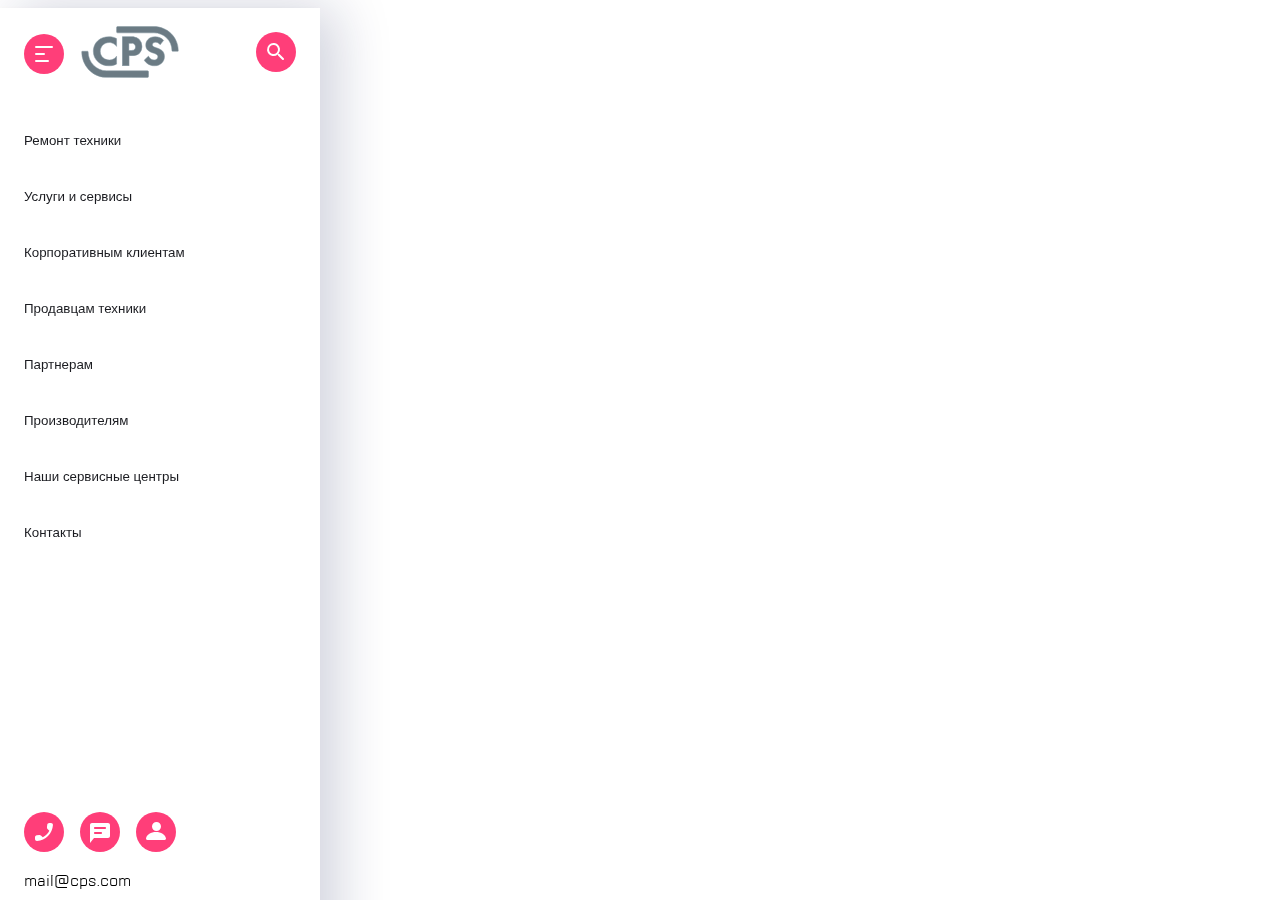
<file: index.html>
<!DOCTYPE html>
<html lang="en">
<head>
    <meta charset="UTF-8">
    <!--Обнуление страндартных стилей-->
    <link rel="stylesheet" href="https://marksheet.io/css/reset.css">
    <link rel="stylesheet" href="css/test.css">
    <meta name="viewport" content="width=device-width, initial-scale=1.0, maximum-scale=1.0">
    <!--Шрифт страницы-->
    <link rel="stylesheet" href="fonts/TTLakes/stylesheet.css">
    <!--Иконка вкладки браузера-->
    <link rel="icon" type="image/svg" href="img/Group.svg">
    <!--Заголовок вкладки браузера-->
    <title>Услуги и сервисы</title>
    <!--Данные SEO-->
    <meta name="keywords" content="Ремонт, сервисный центр, Dell, dell, ноутбук Dell">
    <meta name="description" content="Сервисный центр по ремонту техники Dell">
<body>
<div class="wrapper">
    <header class="header">
        <section class="header__container --container">
            <article class="header__block--left">
                <button class="menu__button menu">
                    <span></span>
                </button>
                <a class="header__logo" href="">
                    <img src="img/Group.svg" alt="СPS">
                </a>
            </article>
            <article class="header__block--right">
                <article class="header__search">
                    <a class="header__link" href="">
                        <img src="img/ic_search.svg" alt="Поиск">
                    </a>
                </article>
            </article>
        </section>
    </header>
    <nav class="menu__nav nav">
        <button class="nav__item highlight">Ремонт техники</button>
        <button class="nav__item highlight">Услуги и сервисы</button>
        <button class="nav__item highlight">Корпоративным клиентам</button>
        <button class="nav__item highlight">Продавцам техники</button>
        <button class="nav__item highlight">Партнерам</button>
        <button class="nav__item highlight">Производителям</button>
        <button class="nav__item highlight">Наши сервисные центры</button>
        <button class="nav__item highlight">Контакты</button>
    </nav>
    <section class="menu__footer contact-margin --container">
        <section class="menu__contact">
            <section class="menu__contact-icon">
                <article class="menu__contact-call">
                    <a class="menu__contact-link" href="">
                        <img src="img/ic_call.svg" alt="Совершить звонок">
                    </a>
                </article>
                <article class="menu__contact-chat">
                    <a class="menu__contact-link" href="">
                        <img src="img/ic_chat.svg" alt="Написать">
                    </a>
                </article>
                <article class="menu__contact-profile">
                    <a class="menu__contact-link" href="">
                        <img src="img/ic_profile.svg" alt="Профиль">
                    </a>
                </article>
            </section>
            <section class="menu__footer-text">
                <p class="menu__contact-mail">mail@cps.com</p>
                <p class="menu__contact-tel">8 800 890 8900</p>
            </section>
        </section>
        <section class="menu__footer-lang">
            <article class="menu__lang-ru"><button>RU</button></article>
            <article class="menu__lang-en"><button>EN</button></article>
            <article class="menu__lang-ch"><button>CH</button></article>
        </section>
    </section>
</div>
</body>
</html>
</file>
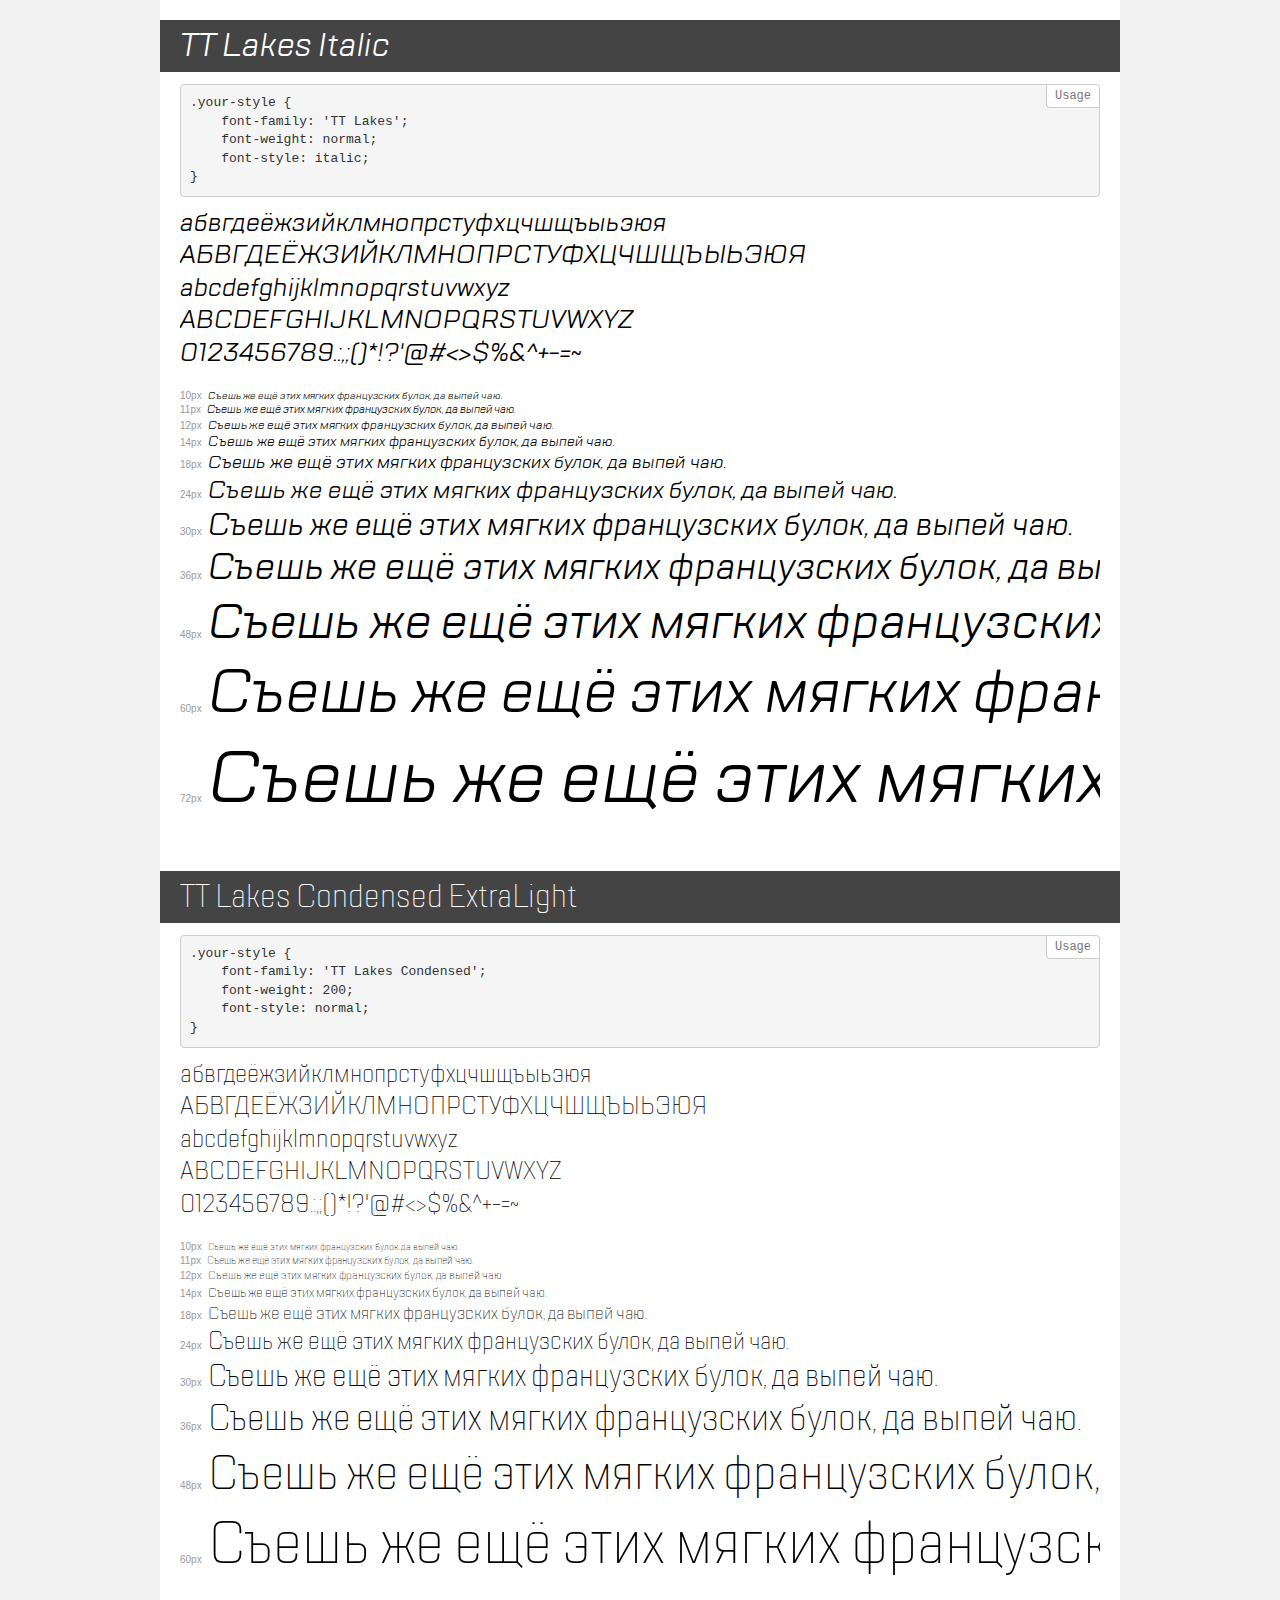
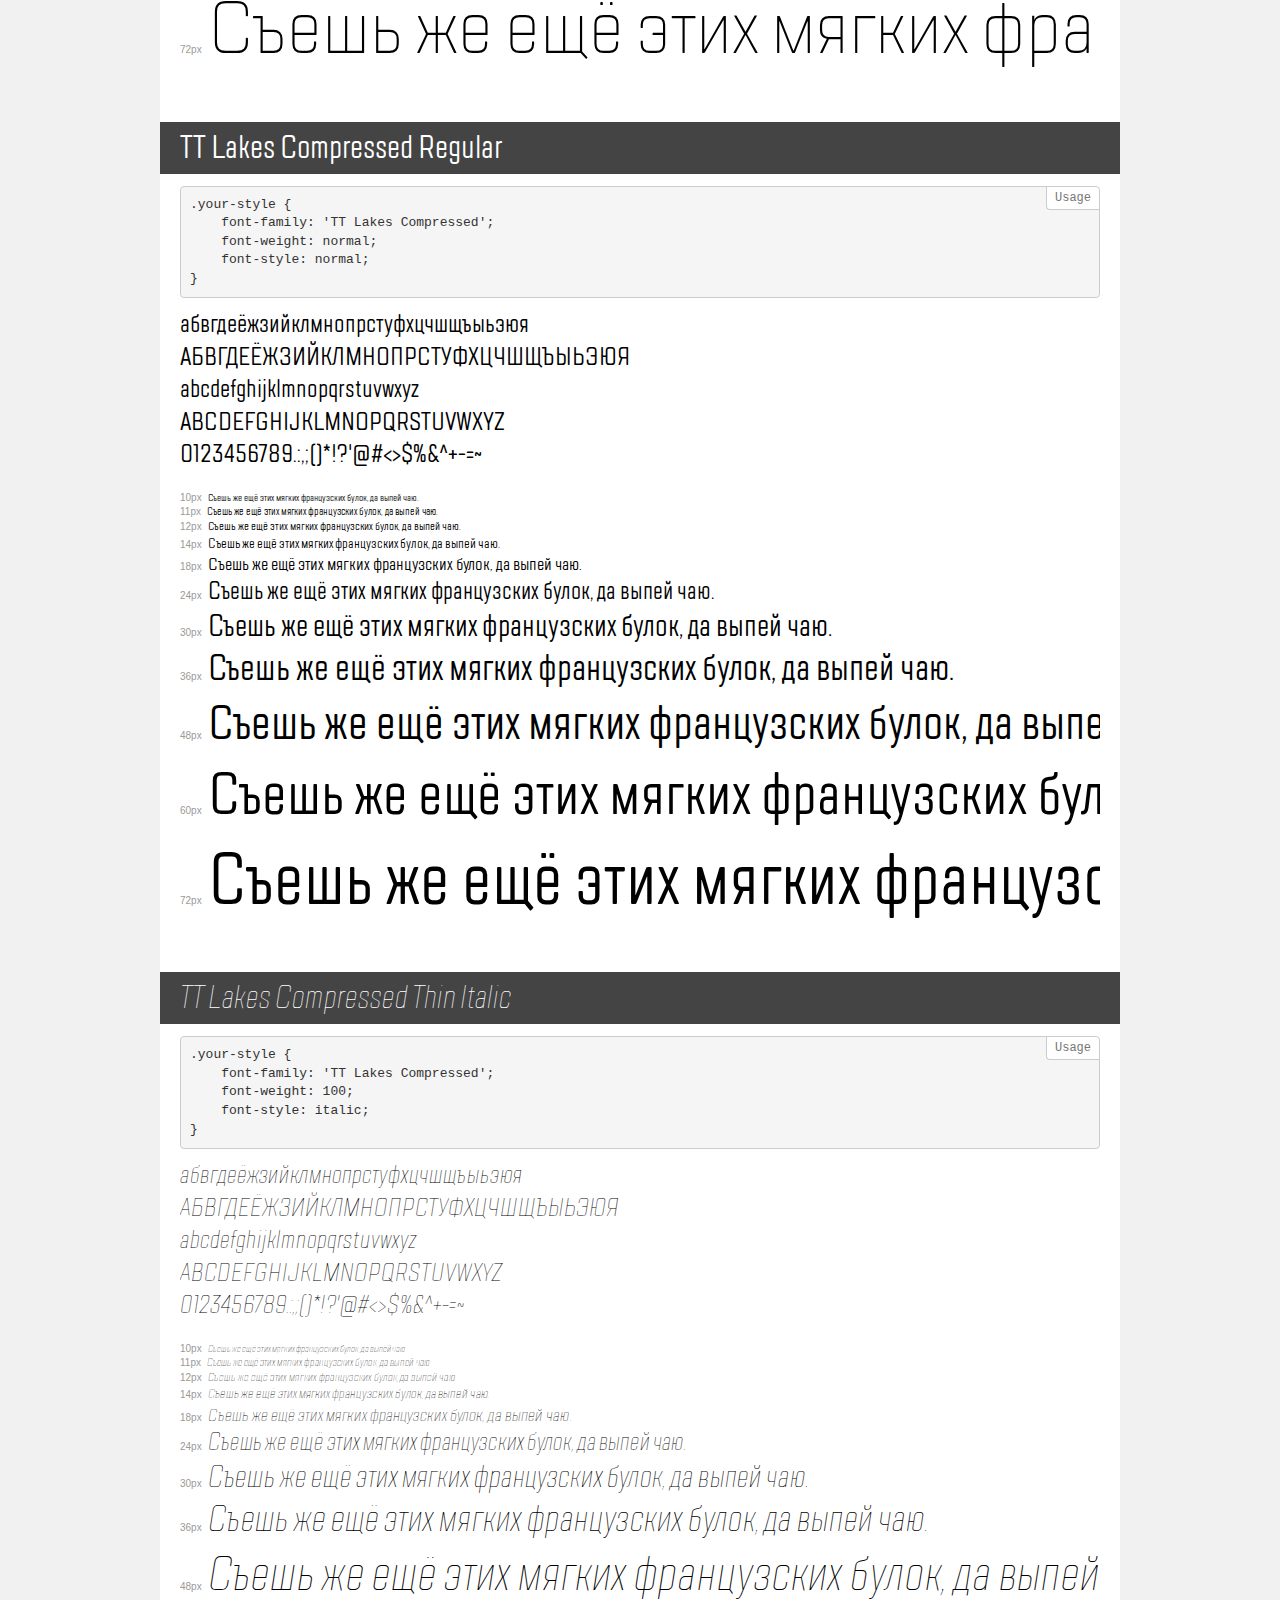
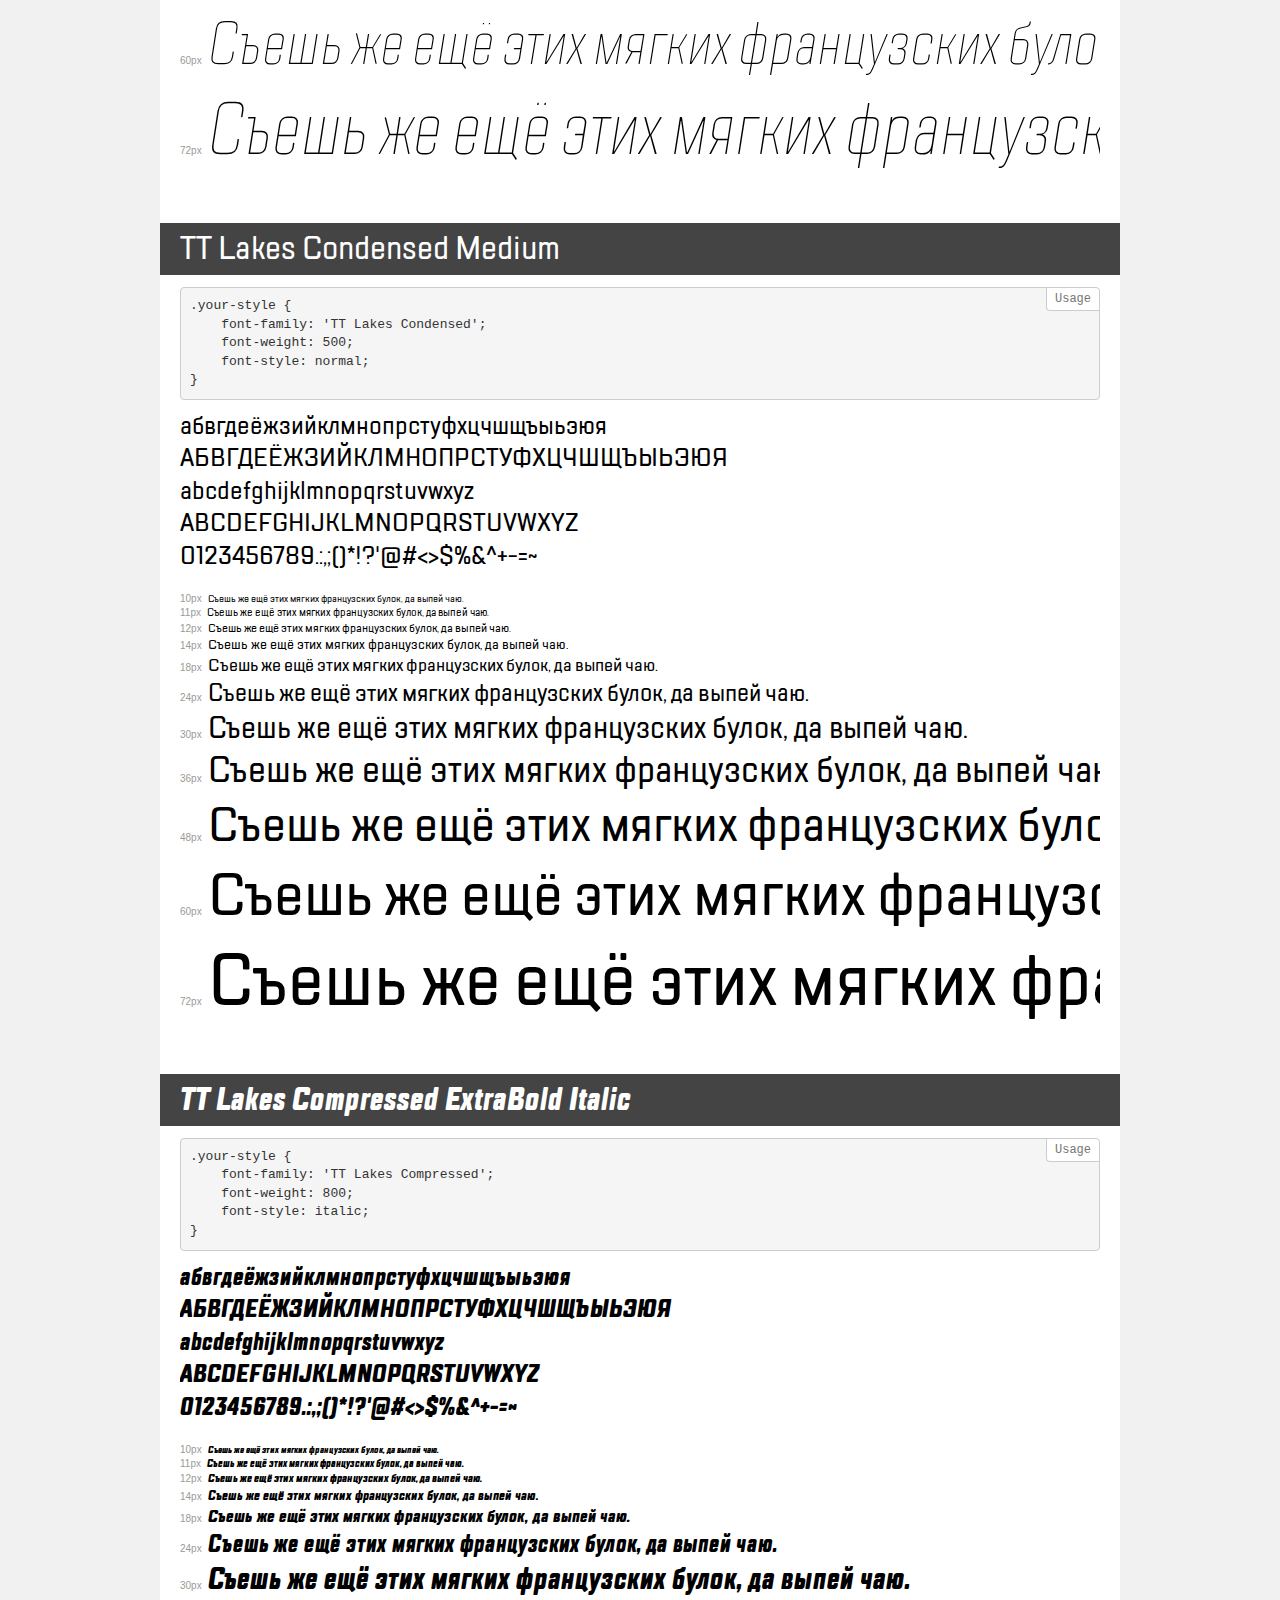
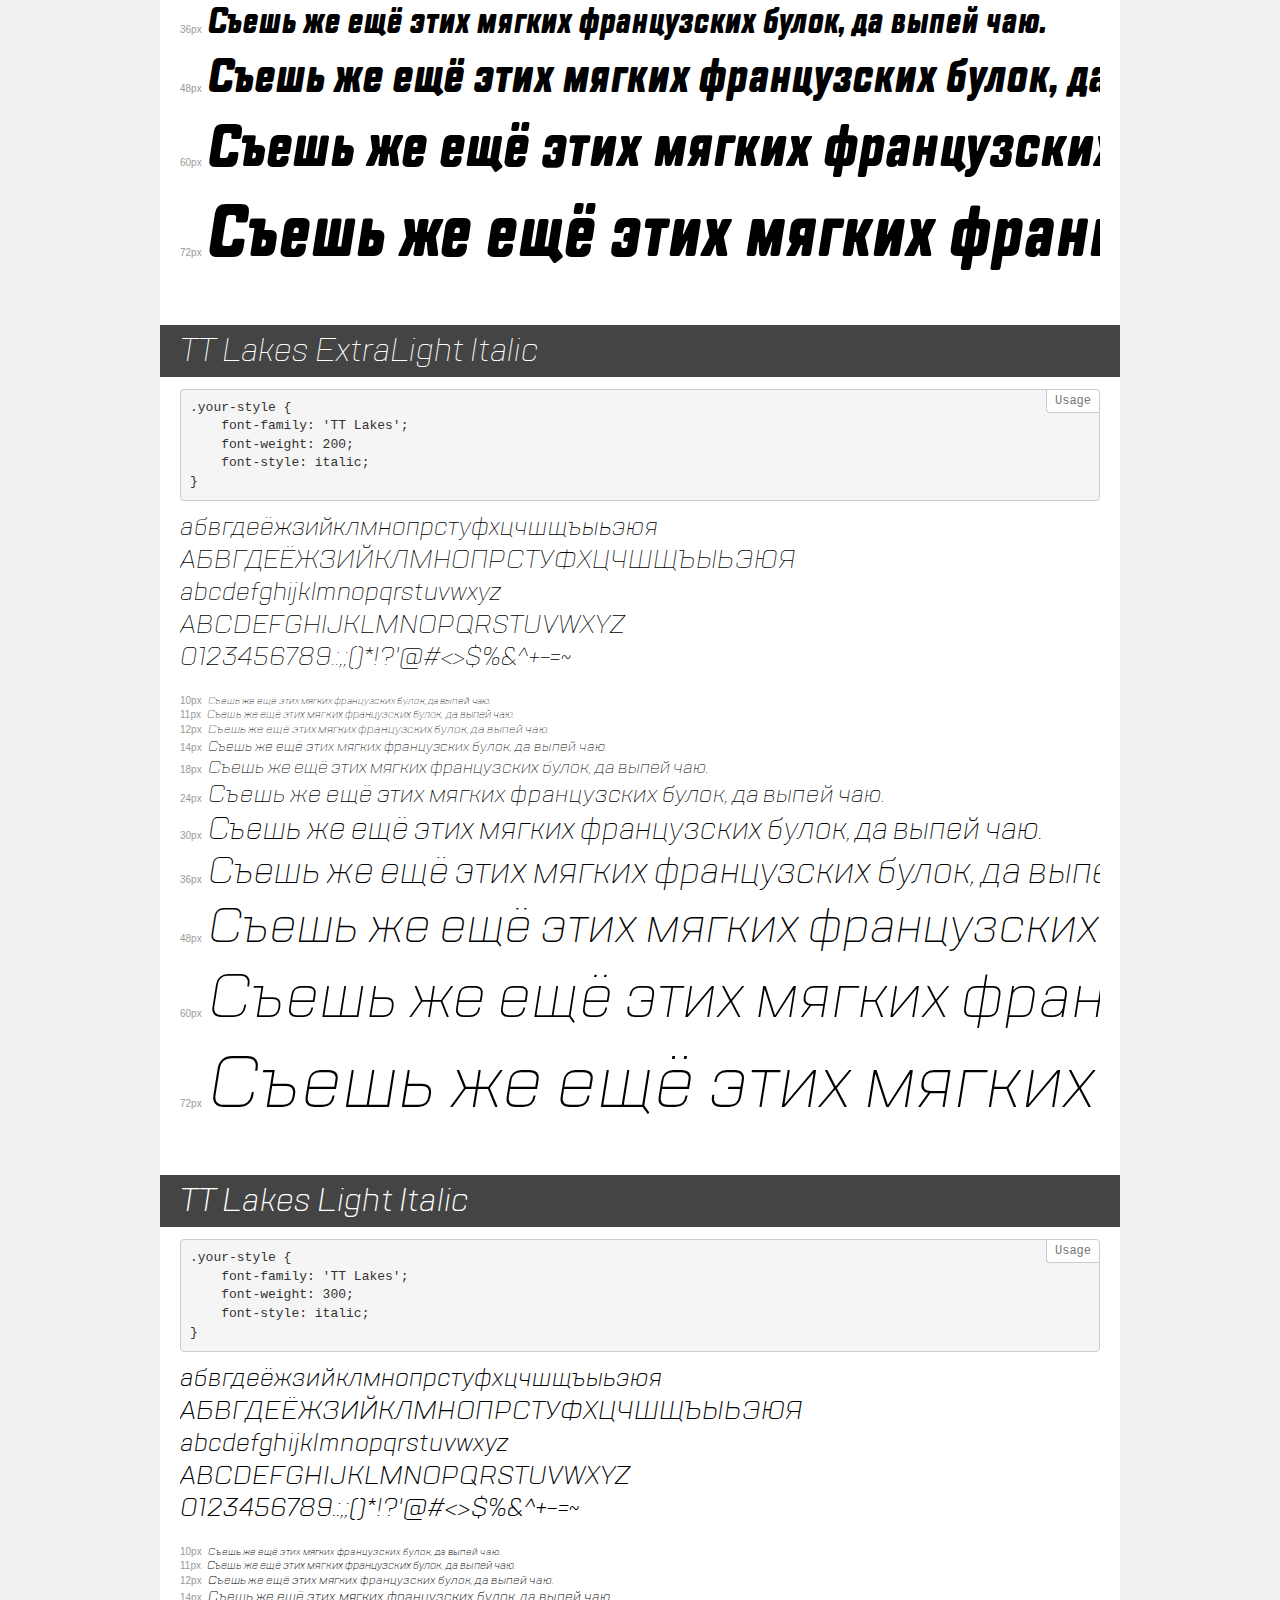
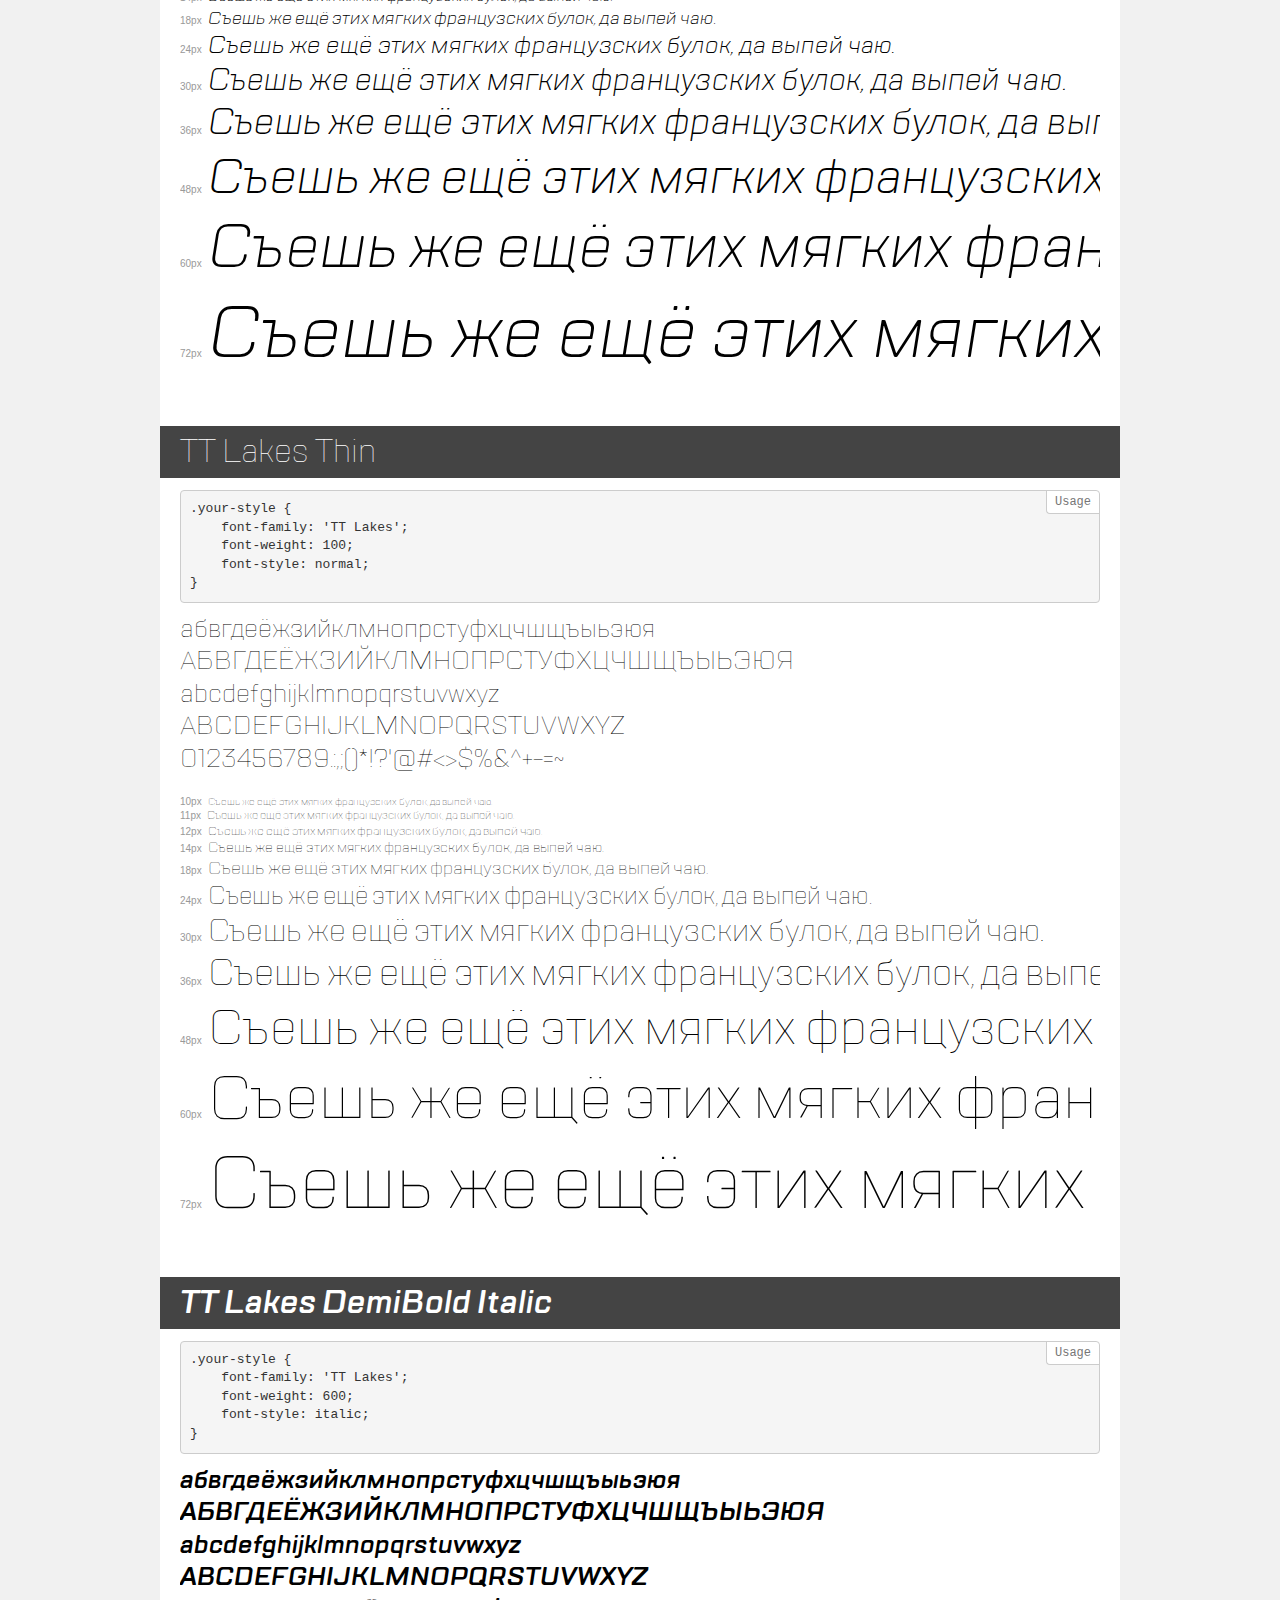
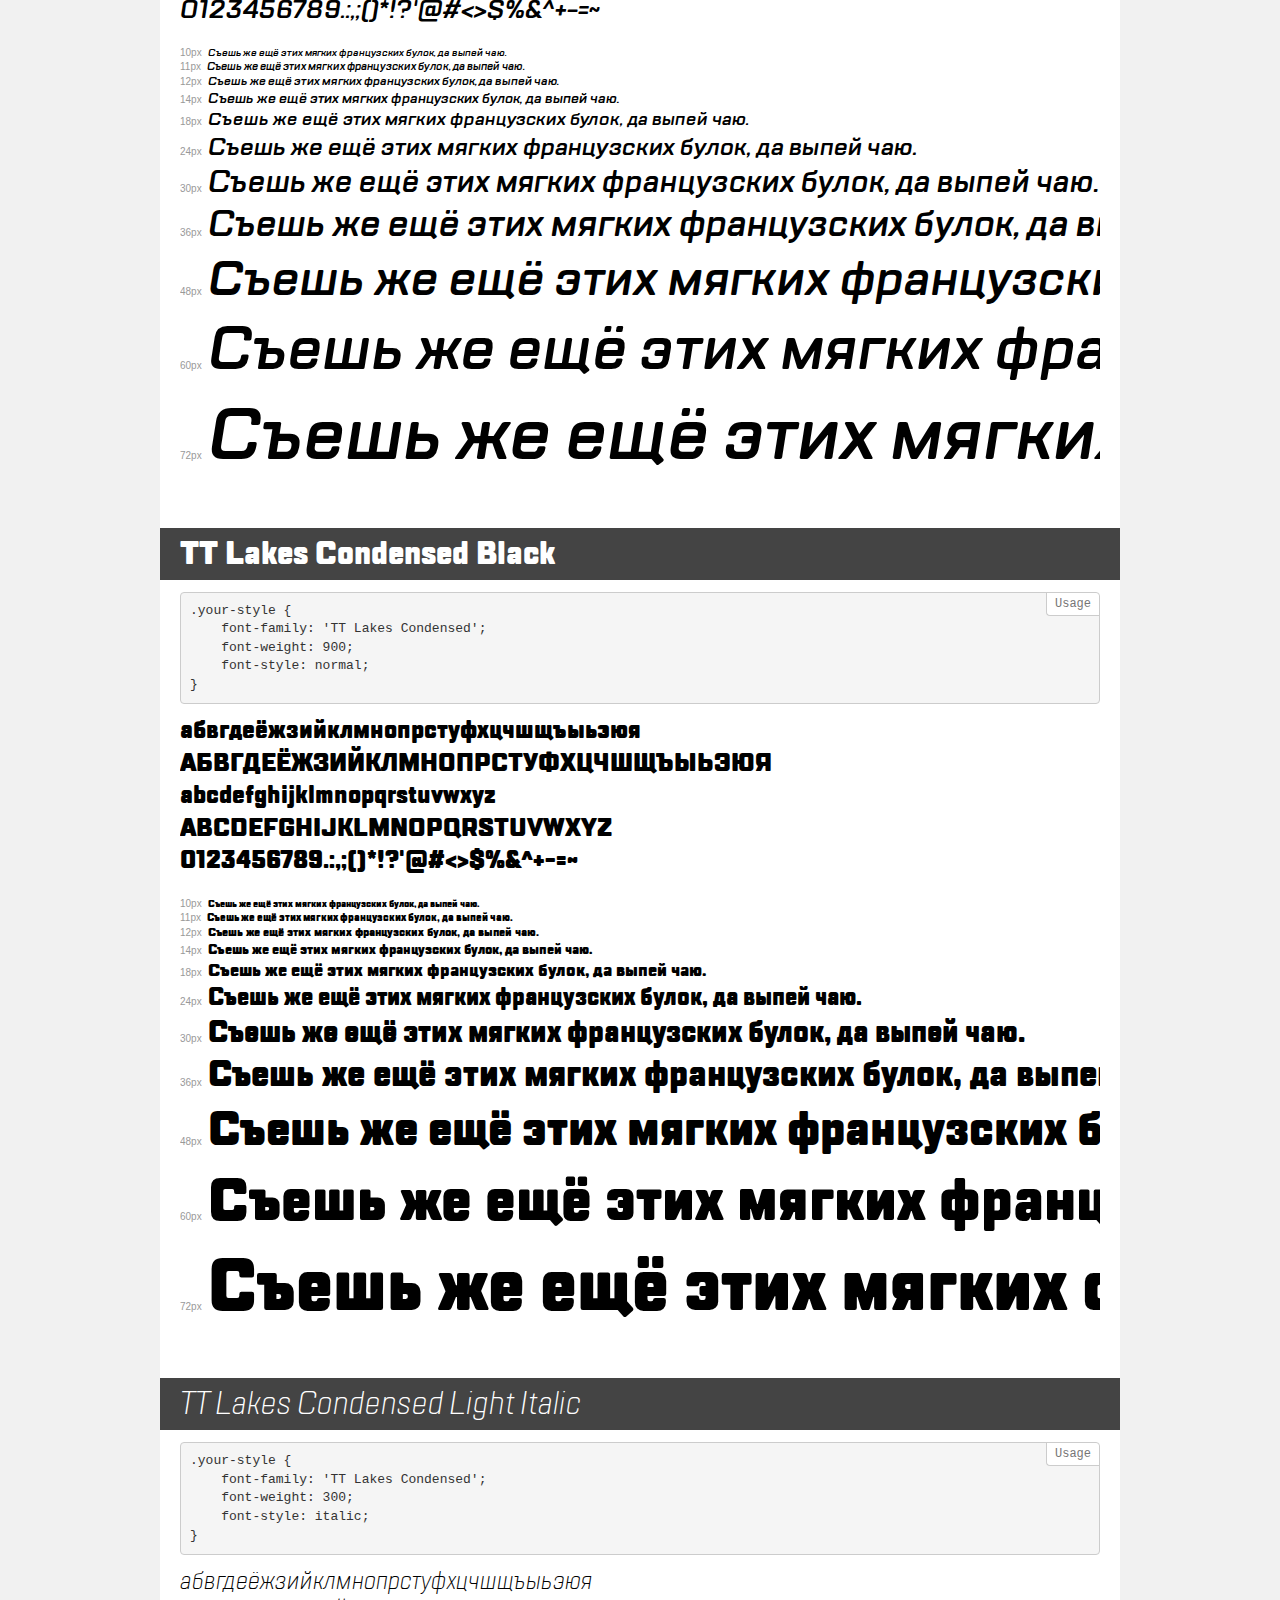
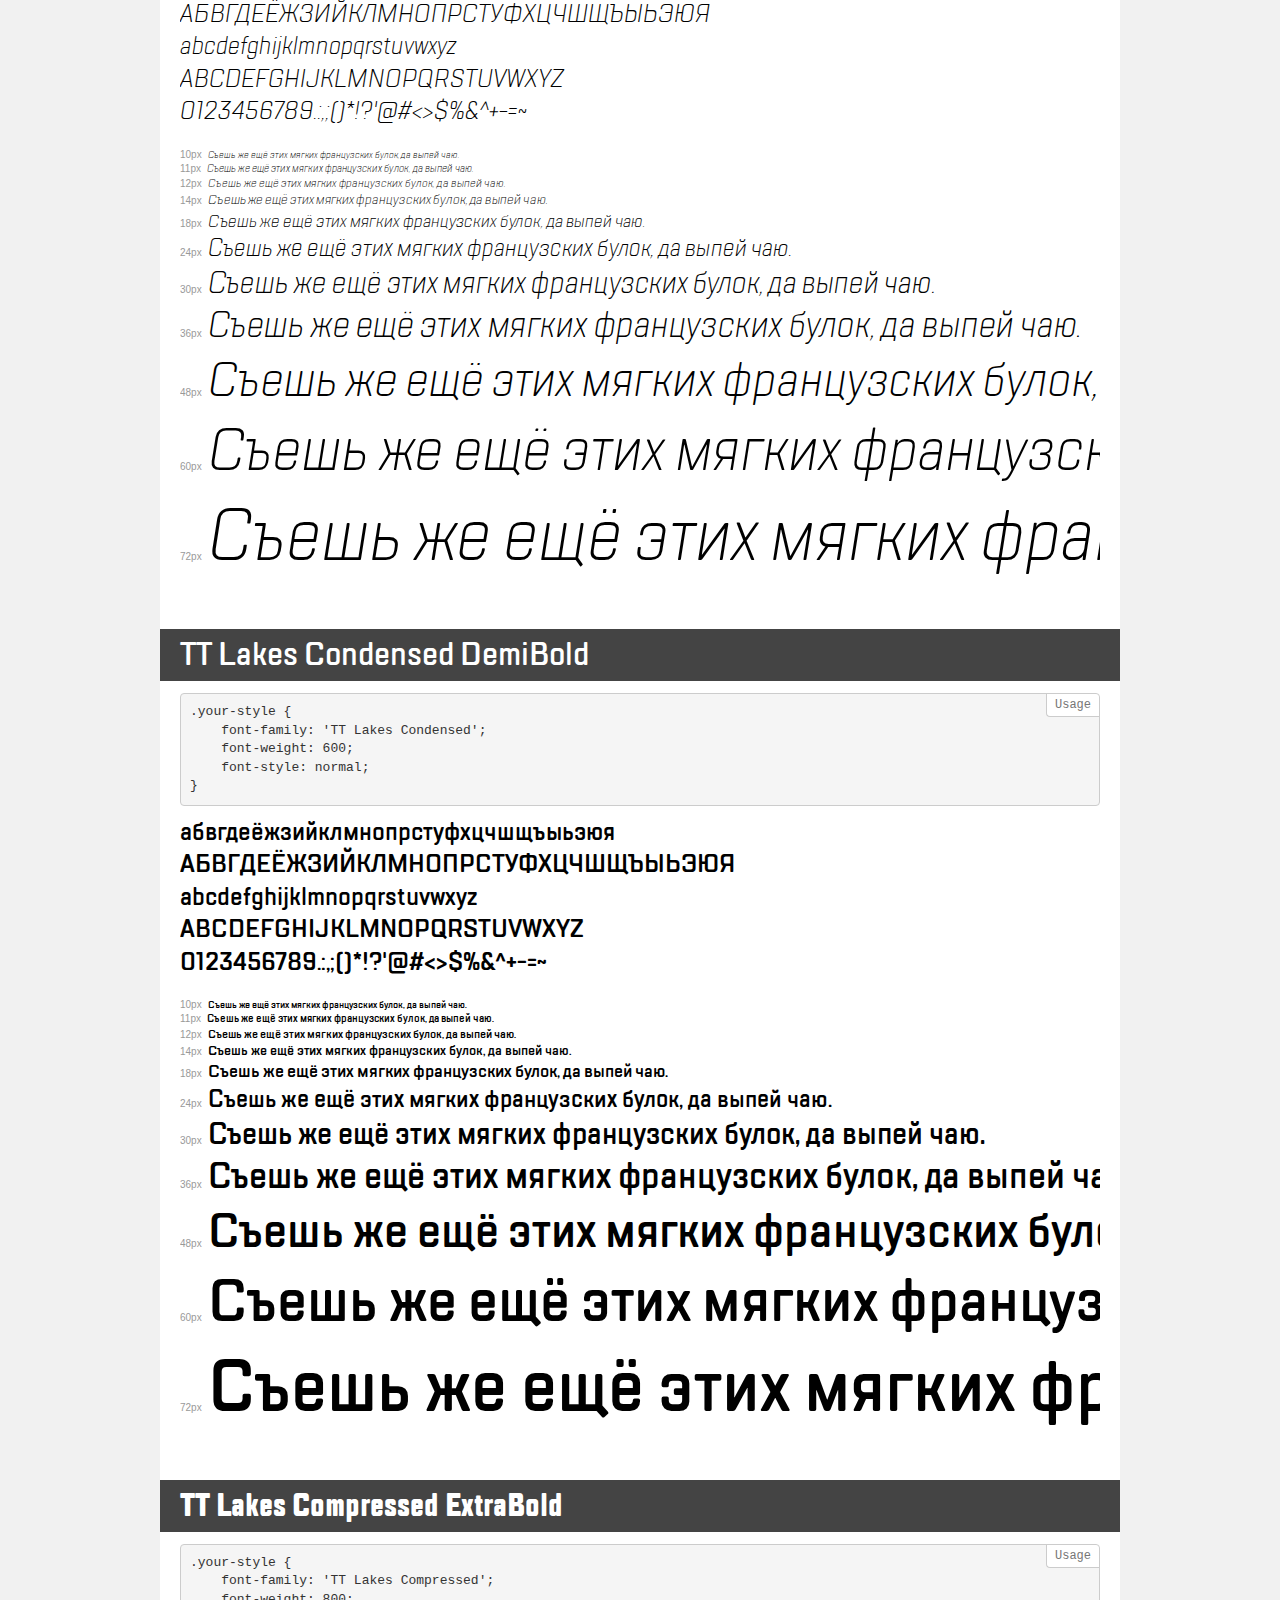
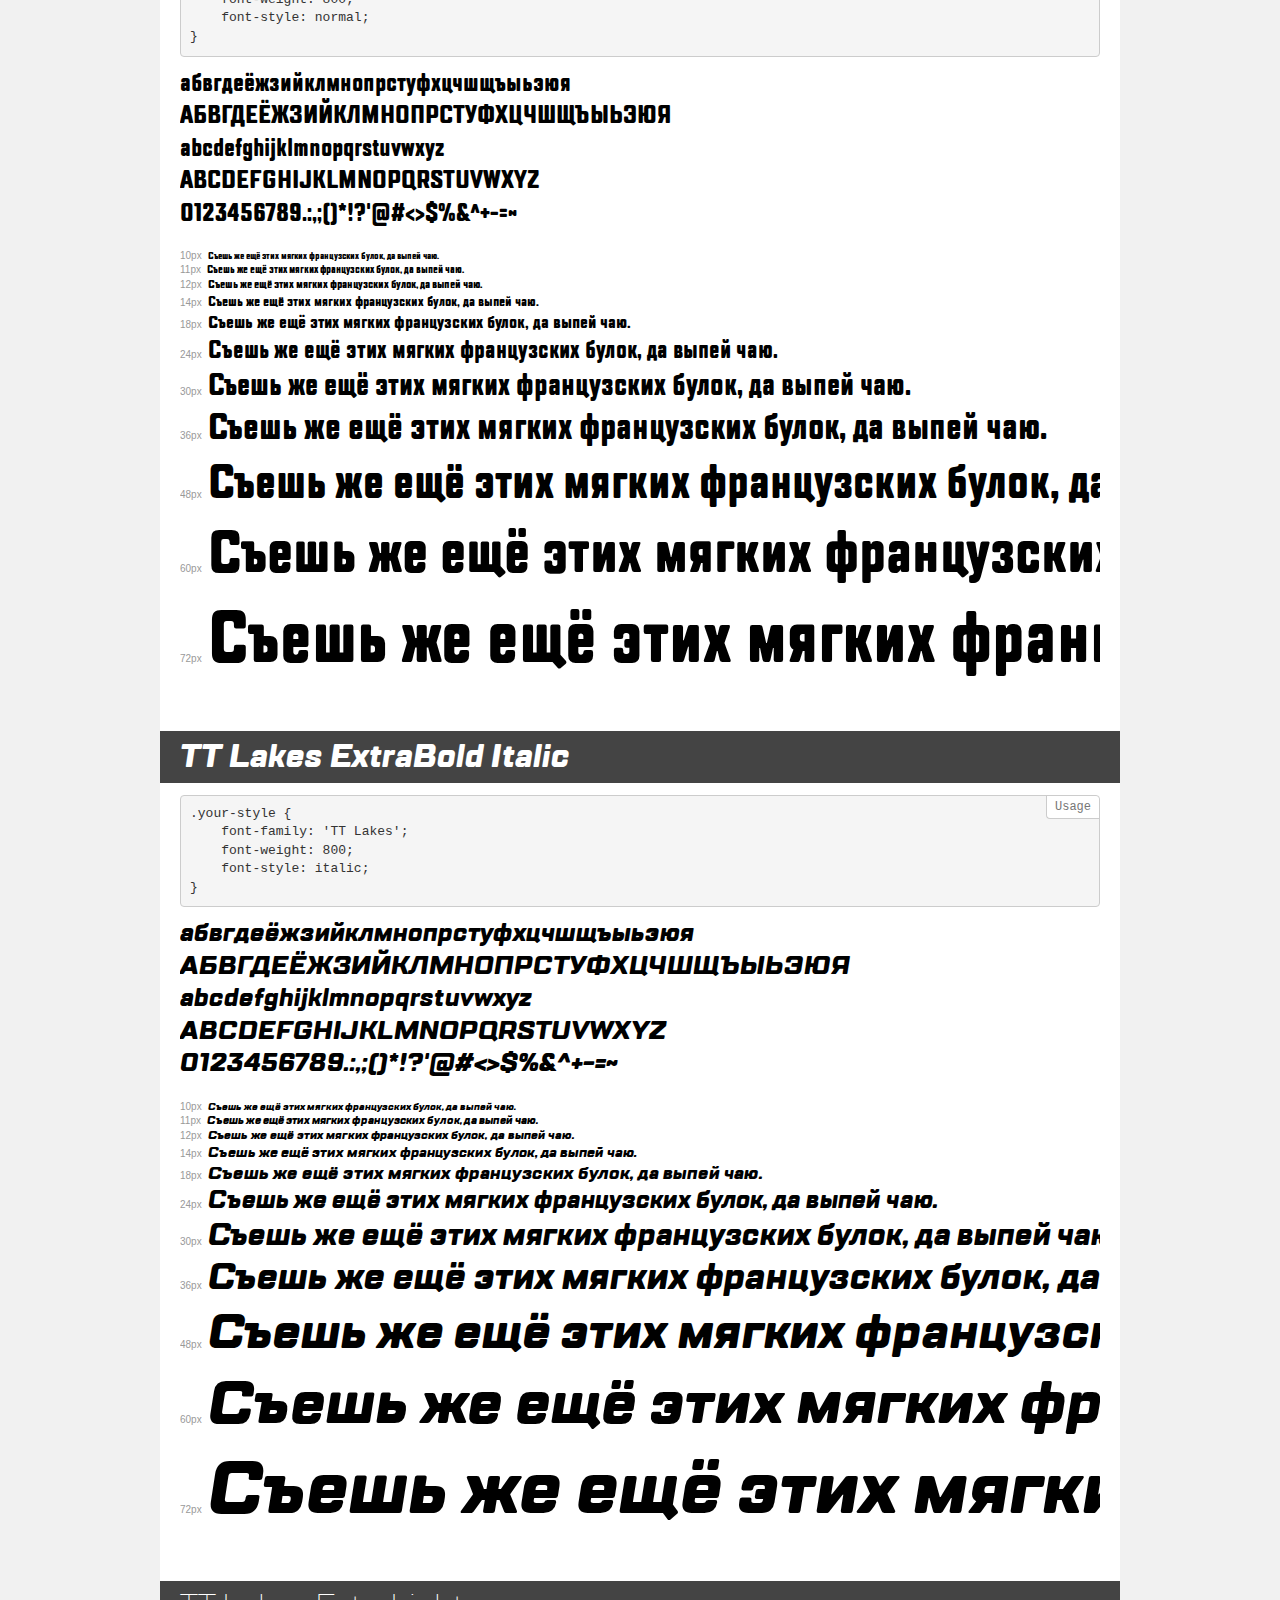
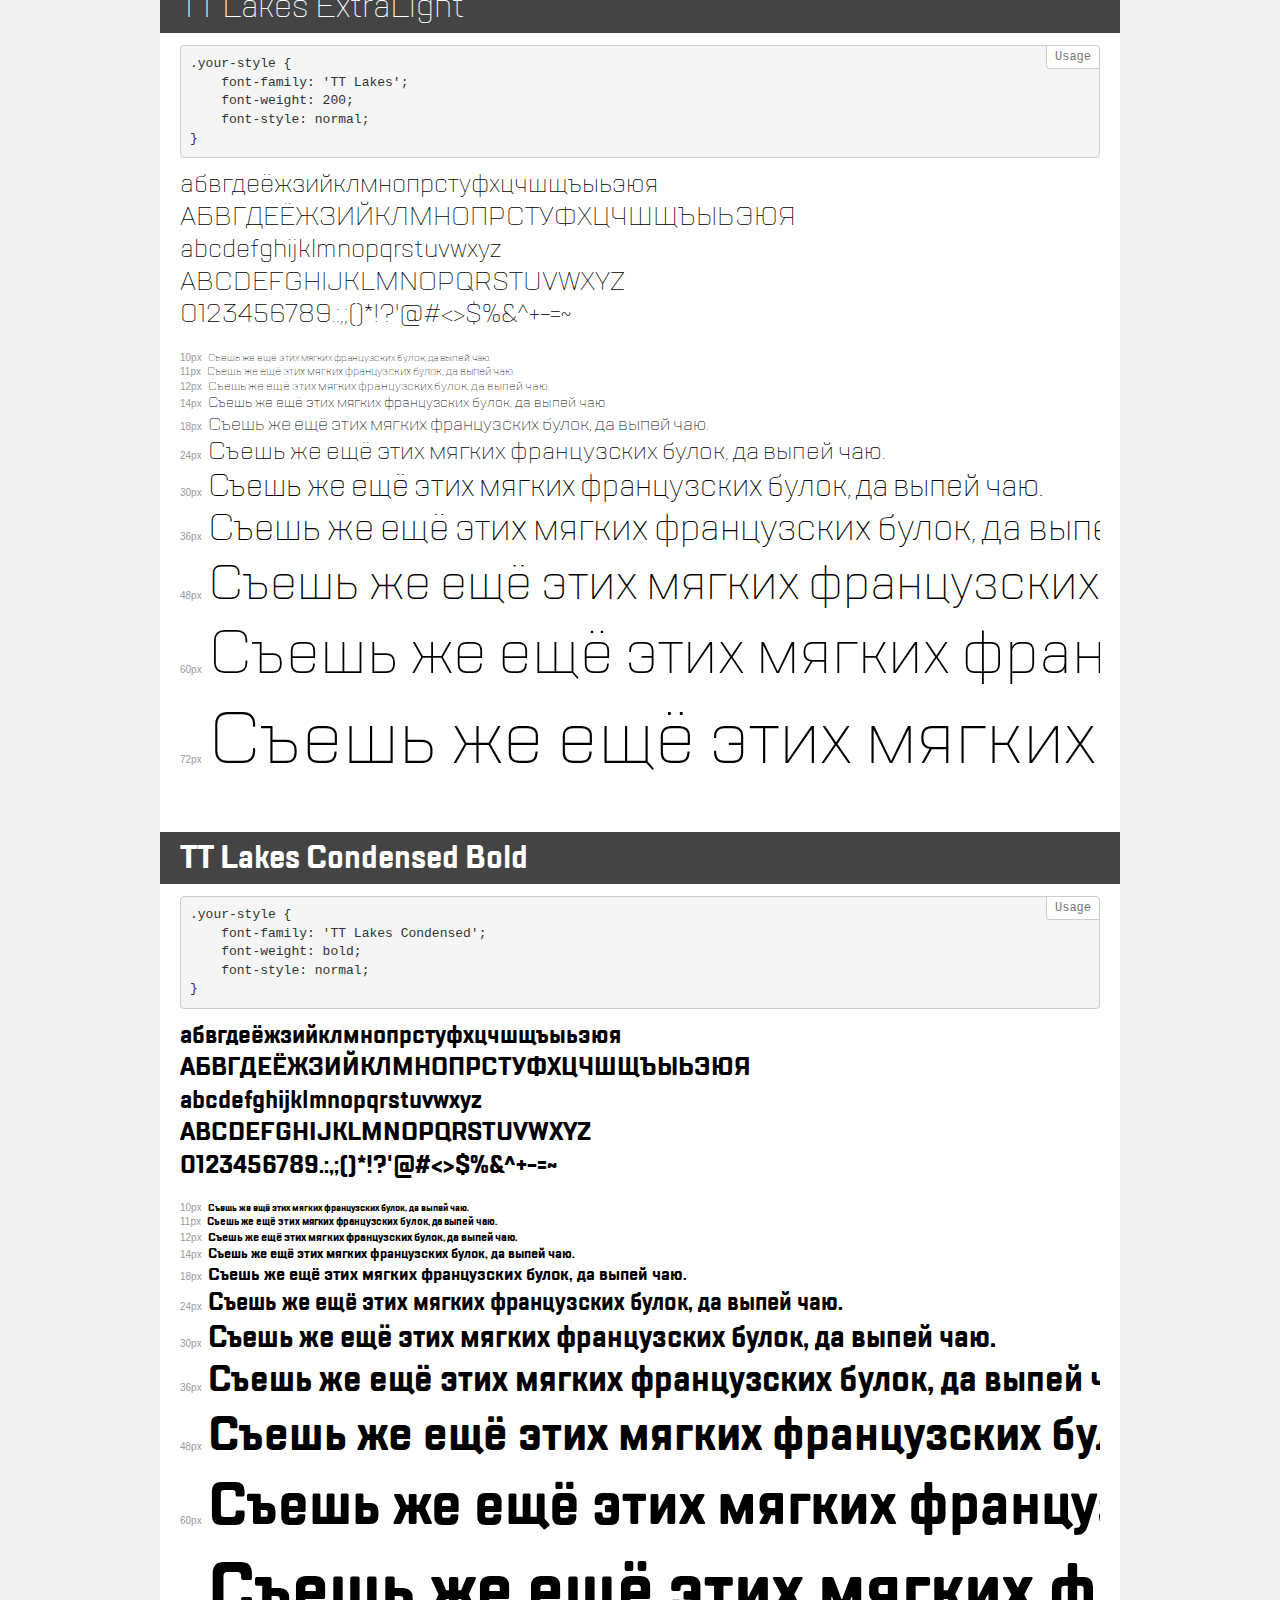
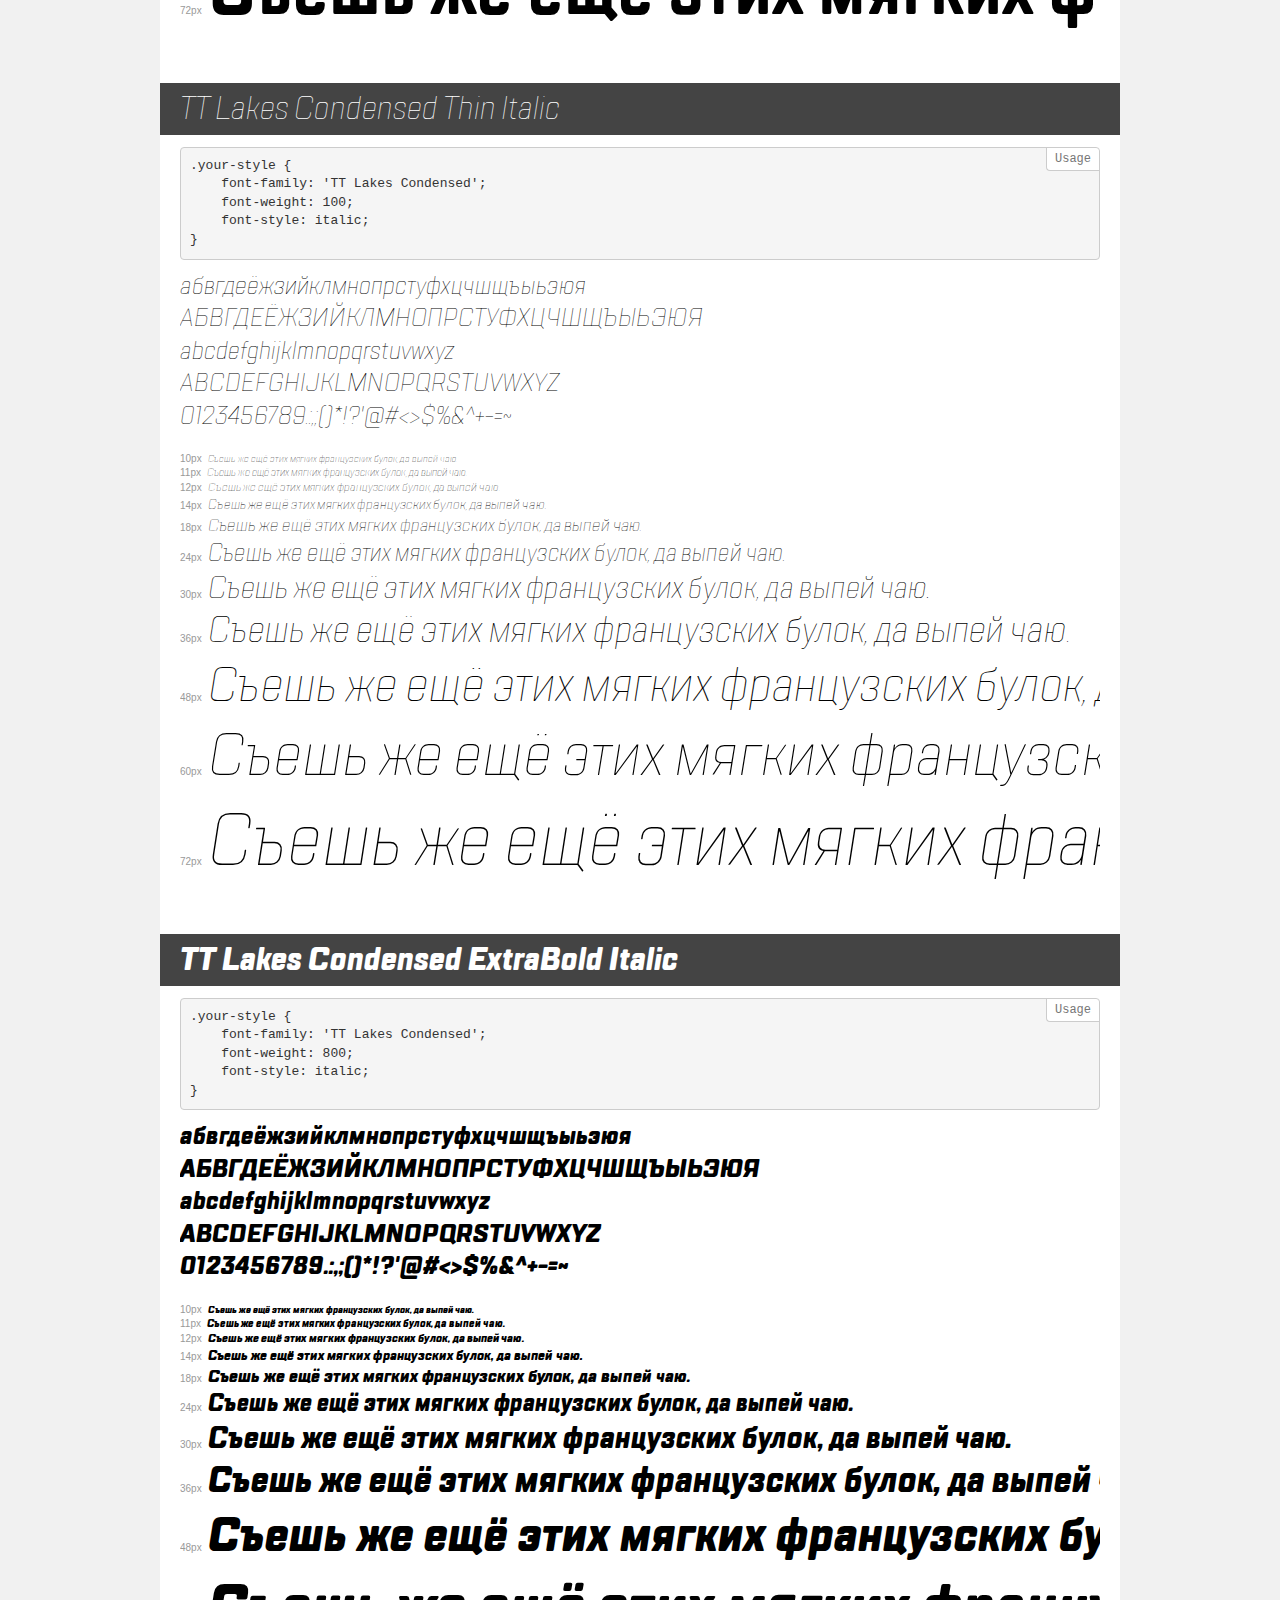
<file: fonts/TTLakes/demo.html>
<!DOCTYPE html>
<html>
<head>
    <meta charset="utf-8">
    <meta http-equiv="X-UA-Compatible" content="IE=edge">
    <meta name="viewport" content="width=device-width, initial-scale=1">
    <meta name="robots" content="noindex, noarchive">
    <meta name="format-detection" content="telephone=no">
    <title>Transfonter demo</title>
    <link href="stylesheet.css" rel="stylesheet">
    <style>
        /*
        http://meyerweb.com/eric/tools/css/reset/
        v2.0 | 20110126
        License: none (public domain)
        */
        html, body, div, span, applet, object, iframe,
        h1, h2, h3, h4, h5, h6, p, blockquote, pre,
        a, abbr, acronym, address, big, cite, code,
        del, dfn, em, img, ins, kbd, q, s, samp,
        small, strike, strong, sub, sup, tt, var,
        b, u, i, center,
        dl, dt, dd, ol, ul, li,
        fieldset, form, label, legend,
        table, caption, tbody, tfoot, thead, tr, th, td,
        article, aside, canvas, details, embed,
        figure, figcaption, footer, header, hgroup,
        menu, nav, output, ruby, section, summary,
        time, mark, audio, video {
            margin: 0;
            padding: 0;
            border: 0;
            font-size: 100%;
            font: inherit;
            vertical-align: baseline;
        }
        /* HTML5 display-role reset for older browsers */
        article, aside, details, figcaption, figure,
        footer, header, hgroup, menu, nav, section {
            display: block;
        }
        body {
            line-height: 1;
        }
        ol, ul {
            list-style: none;
        }
        blockquote, q {
            quotes: none;
        }
        blockquote:before, blockquote:after,
        q:before, q:after {
            content: '';
            content: none;
        }
        table {
            border-collapse: collapse;
            border-spacing: 0;
        }
        /* common styles */
        body {
            background: #f1f1f1;
            color: #000;
        }
        .page {
            background: #fff;
            width: 920px;
            margin: 0 auto;
            padding: 20px 20px 0 20px;
            overflow: hidden;
        }
        .font-container {
            overflow-x: auto;
            overflow-y: hidden;
            margin-bottom: 40px;
            line-height: 1.3;
            white-space: nowrap;
            padding-bottom: 5px;
        }
        h1 {
            position: relative;
            background: #444;
            font-size: 32px;
            color: #fff;
            padding: 10px 20px;
            margin: 0 -20px 12px -20px;
        }
        .letters {
            font-size: 25px;
            margin-bottom: 20px;
        }
        .s10:before {
            content: '10px';
        }
        .s11:before {
            content: '11px';
        }
        .s12:before {
            content: '12px';
        }
        .s14:before {
            content: '14px';
        }
        .s18:before {
            content: '18px';
        }
        .s24:before {
            content: '24px';
        }
        .s30:before {
            content: '30px';
        }
        .s36:before {
            content: '36px';
        }
        .s48:before {
            content: '48px';
        }
        .s60:before {
            content: '60px';
        }
        .s72:before {
            content: '72px';
        }
        .s10:before, .s11:before, .s12:before, .s14:before,
        .s18:before, .s24:before, .s30:before, .s36:before,
        .s48:before, .s60:before, .s72:before {
            font-family: Arial, sans-serif;
            font-size: 10px;
            font-weight: normal;
            font-style: normal;
            color: #999;
            padding-right: 6px;
        }
        pre {
            display: block;
            position: relative;
            padding: 9px;
            margin: 0 0 10px;
            font-family: Monaco, Menlo, Consolas, "Courier New", monospace !important;
            font-size: 13px;
            line-height: 1.428571429;
            color: #333;
            font-weight: normal !important;
            font-style: normal !important;
            background-color: #f5f5f5;
            border: 1px solid #ccc;
            overflow-x: auto;
            border-radius: 4px;
        }
        pre:after {
            display: block;
            position: absolute;
            right: 0;
            top: 0;
            content: 'Usage';
            line-height: 1;
            padding: 5px 8px;
            font-size: 12px;
            color: #767676;
            background-color: #fff;
            border: 1px solid #ccc;
            border-right: none;
            border-top: none;
            border-radius: 0 4px 0 4px;
            z-index: 10;
        }
        /* responsive */
        @media (max-width: 959px) {
            .page {
                width: auto;
                margin: 0;
            }
        }
    </style>
</head>
<body>
<div class="page">
    <div class="demo" style="font-family: 'TT Lakes'; font-weight: normal; font-style: italic;">
        <h1>TT Lakes Italic</h1>
        <pre>.your-style {
    font-family: 'TT Lakes';
    font-weight: normal;
    font-style: italic;
}</pre>
        <div class="font-container">
            <p class="letters">
                абвгдеёжзийклмнопрстуфхцчшщъыьэюя<br>
АБВГДЕЁЖЗИЙКЛМНОПРСТУФХЦЧШЩЪЫЬЭЮЯ<br>
abcdefghijklmnopqrstuvwxyz<br>
ABCDEFGHIJKLMNOPQRSTUVWXYZ<br>
                0123456789.:,;()*!?'@#<>$%&^+-=~
            </p>
            <p class="s10" style="font-size: 10px;">Съешь же ещё этих мягких французских булок, да выпей чаю.</p>
            <p class="s11" style="font-size: 11px;">Съешь же ещё этих мягких французских булок, да выпей чаю.</p>
            <p class="s12" style="font-size: 12px;">Съешь же ещё этих мягких французских булок, да выпей чаю.</p>
            <p class="s14" style="font-size: 14px;">Съешь же ещё этих мягких французских булок, да выпей чаю.</p>
            <p class="s18" style="font-size: 18px;">Съешь же ещё этих мягких французских булок, да выпей чаю.</p>
            <p class="s24" style="font-size: 24px;">Съешь же ещё этих мягких французских булок, да выпей чаю.</p>
            <p class="s30" style="font-size: 30px;">Съешь же ещё этих мягких французских булок, да выпей чаю.</p>
            <p class="s36" style="font-size: 36px;">Съешь же ещё этих мягких французских булок, да выпей чаю.</p>
            <p class="s48" style="font-size: 48px;">Съешь же ещё этих мягких французских булок, да выпей чаю.</p>
            <p class="s60" style="font-size: 60px;">Съешь же ещё этих мягких французских булок, да выпей чаю.</p>
            <p class="s72" style="font-size: 72px;">Съешь же ещё этих мягких французских булок, да выпей чаю.</p>
        </div>
    </div>
    <div class="demo" style="font-family: 'TT Lakes Condensed'; font-weight: 200; font-style: normal;">
        <h1>TT Lakes Condensed ExtraLight</h1>
        <pre>.your-style {
    font-family: 'TT Lakes Condensed';
    font-weight: 200;
    font-style: normal;
}</pre>
        <div class="font-container">
            <p class="letters">
                абвгдеёжзийклмнопрстуфхцчшщъыьэюя<br>
АБВГДЕЁЖЗИЙКЛМНОПРСТУФХЦЧШЩЪЫЬЭЮЯ<br>
abcdefghijklmnopqrstuvwxyz<br>
ABCDEFGHIJKLMNOPQRSTUVWXYZ<br>
                0123456789.:,;()*!?'@#<>$%&^+-=~
            </p>
            <p class="s10" style="font-size: 10px;">Съешь же ещё этих мягких французских булок, да выпей чаю.</p>
            <p class="s11" style="font-size: 11px;">Съешь же ещё этих мягких французских булок, да выпей чаю.</p>
            <p class="s12" style="font-size: 12px;">Съешь же ещё этих мягких французских булок, да выпей чаю.</p>
            <p class="s14" style="font-size: 14px;">Съешь же ещё этих мягких французских булок, да выпей чаю.</p>
            <p class="s18" style="font-size: 18px;">Съешь же ещё этих мягких французских булок, да выпей чаю.</p>
            <p class="s24" style="font-size: 24px;">Съешь же ещё этих мягких французских булок, да выпей чаю.</p>
            <p class="s30" style="font-size: 30px;">Съешь же ещё этих мягких французских булок, да выпей чаю.</p>
            <p class="s36" style="font-size: 36px;">Съешь же ещё этих мягких французских булок, да выпей чаю.</p>
            <p class="s48" style="font-size: 48px;">Съешь же ещё этих мягких французских булок, да выпей чаю.</p>
            <p class="s60" style="font-size: 60px;">Съешь же ещё этих мягких французских булок, да выпей чаю.</p>
            <p class="s72" style="font-size: 72px;">Съешь же ещё этих мягких французских булок, да выпей чаю.</p>
        </div>
    </div>
    <div class="demo" style="font-family: 'TT Lakes Compressed'; font-weight: normal; font-style: normal;">
        <h1>TT Lakes Compressed Regular</h1>
        <pre>.your-style {
    font-family: 'TT Lakes Compressed';
    font-weight: normal;
    font-style: normal;
}</pre>
        <div class="font-container">
            <p class="letters">
                абвгдеёжзийклмнопрстуфхцчшщъыьэюя<br>
АБВГДЕЁЖЗИЙКЛМНОПРСТУФХЦЧШЩЪЫЬЭЮЯ<br>
abcdefghijklmnopqrstuvwxyz<br>
ABCDEFGHIJKLMNOPQRSTUVWXYZ<br>
                0123456789.:,;()*!?'@#<>$%&^+-=~
            </p>
            <p class="s10" style="font-size: 10px;">Съешь же ещё этих мягких французских булок, да выпей чаю.</p>
            <p class="s11" style="font-size: 11px;">Съешь же ещё этих мягких французских булок, да выпей чаю.</p>
            <p class="s12" style="font-size: 12px;">Съешь же ещё этих мягких французских булок, да выпей чаю.</p>
            <p class="s14" style="font-size: 14px;">Съешь же ещё этих мягких французских булок, да выпей чаю.</p>
            <p class="s18" style="font-size: 18px;">Съешь же ещё этих мягких французских булок, да выпей чаю.</p>
            <p class="s24" style="font-size: 24px;">Съешь же ещё этих мягких французских булок, да выпей чаю.</p>
            <p class="s30" style="font-size: 30px;">Съешь же ещё этих мягких французских булок, да выпей чаю.</p>
            <p class="s36" style="font-size: 36px;">Съешь же ещё этих мягких французских булок, да выпей чаю.</p>
            <p class="s48" style="font-size: 48px;">Съешь же ещё этих мягких французских булок, да выпей чаю.</p>
            <p class="s60" style="font-size: 60px;">Съешь же ещё этих мягких французских булок, да выпей чаю.</p>
            <p class="s72" style="font-size: 72px;">Съешь же ещё этих мягких французских булок, да выпей чаю.</p>
        </div>
    </div>
    <div class="demo" style="font-family: 'TT Lakes Compressed'; font-weight: 100; font-style: italic;">
        <h1>TT Lakes Compressed Thin Italic</h1>
        <pre>.your-style {
    font-family: 'TT Lakes Compressed';
    font-weight: 100;
    font-style: italic;
}</pre>
        <div class="font-container">
            <p class="letters">
                абвгдеёжзийклмнопрстуфхцчшщъыьэюя<br>
АБВГДЕЁЖЗИЙКЛМНОПРСТУФХЦЧШЩЪЫЬЭЮЯ<br>
abcdefghijklmnopqrstuvwxyz<br>
ABCDEFGHIJKLMNOPQRSTUVWXYZ<br>
                0123456789.:,;()*!?'@#<>$%&^+-=~
            </p>
            <p class="s10" style="font-size: 10px;">Съешь же ещё этих мягких французских булок, да выпей чаю.</p>
            <p class="s11" style="font-size: 11px;">Съешь же ещё этих мягких французских булок, да выпей чаю.</p>
            <p class="s12" style="font-size: 12px;">Съешь же ещё этих мягких французских булок, да выпей чаю.</p>
            <p class="s14" style="font-size: 14px;">Съешь же ещё этих мягких французских булок, да выпей чаю.</p>
            <p class="s18" style="font-size: 18px;">Съешь же ещё этих мягких французских булок, да выпей чаю.</p>
            <p class="s24" style="font-size: 24px;">Съешь же ещё этих мягких французских булок, да выпей чаю.</p>
            <p class="s30" style="font-size: 30px;">Съешь же ещё этих мягких французских булок, да выпей чаю.</p>
            <p class="s36" style="font-size: 36px;">Съешь же ещё этих мягких французских булок, да выпей чаю.</p>
            <p class="s48" style="font-size: 48px;">Съешь же ещё этих мягких французских булок, да выпей чаю.</p>
            <p class="s60" style="font-size: 60px;">Съешь же ещё этих мягких французских булок, да выпей чаю.</p>
            <p class="s72" style="font-size: 72px;">Съешь же ещё этих мягких французских булок, да выпей чаю.</p>
        </div>
    </div>
    <div class="demo" style="font-family: 'TT Lakes Condensed'; font-weight: 500; font-style: normal;">
        <h1>TT Lakes Condensed Medium</h1>
        <pre>.your-style {
    font-family: 'TT Lakes Condensed';
    font-weight: 500;
    font-style: normal;
}</pre>
        <div class="font-container">
            <p class="letters">
                абвгдеёжзийклмнопрстуфхцчшщъыьэюя<br>
АБВГДЕЁЖЗИЙКЛМНОПРСТУФХЦЧШЩЪЫЬЭЮЯ<br>
abcdefghijklmnopqrstuvwxyz<br>
ABCDEFGHIJKLMNOPQRSTUVWXYZ<br>
                0123456789.:,;()*!?'@#<>$%&^+-=~
            </p>
            <p class="s10" style="font-size: 10px;">Съешь же ещё этих мягких французских булок, да выпей чаю.</p>
            <p class="s11" style="font-size: 11px;">Съешь же ещё этих мягких французских булок, да выпей чаю.</p>
            <p class="s12" style="font-size: 12px;">Съешь же ещё этих мягких французских булок, да выпей чаю.</p>
            <p class="s14" style="font-size: 14px;">Съешь же ещё этих мягких французских булок, да выпей чаю.</p>
            <p class="s18" style="font-size: 18px;">Съешь же ещё этих мягких французских булок, да выпей чаю.</p>
            <p class="s24" style="font-size: 24px;">Съешь же ещё этих мягких французских булок, да выпей чаю.</p>
            <p class="s30" style="font-size: 30px;">Съешь же ещё этих мягких французских булок, да выпей чаю.</p>
            <p class="s36" style="font-size: 36px;">Съешь же ещё этих мягких французских булок, да выпей чаю.</p>
            <p class="s48" style="font-size: 48px;">Съешь же ещё этих мягких французских булок, да выпей чаю.</p>
            <p class="s60" style="font-size: 60px;">Съешь же ещё этих мягких французских булок, да выпей чаю.</p>
            <p class="s72" style="font-size: 72px;">Съешь же ещё этих мягких французских булок, да выпей чаю.</p>
        </div>
    </div>
    <div class="demo" style="font-family: 'TT Lakes Compressed'; font-weight: 800; font-style: italic;">
        <h1>TT Lakes Compressed ExtraBold Italic</h1>
        <pre>.your-style {
    font-family: 'TT Lakes Compressed';
    font-weight: 800;
    font-style: italic;
}</pre>
        <div class="font-container">
            <p class="letters">
                абвгдеёжзийклмнопрстуфхцчшщъыьэюя<br>
АБВГДЕЁЖЗИЙКЛМНОПРСТУФХЦЧШЩЪЫЬЭЮЯ<br>
abcdefghijklmnopqrstuvwxyz<br>
ABCDEFGHIJKLMNOPQRSTUVWXYZ<br>
                0123456789.:,;()*!?'@#<>$%&^+-=~
            </p>
            <p class="s10" style="font-size: 10px;">Съешь же ещё этих мягких французских булок, да выпей чаю.</p>
            <p class="s11" style="font-size: 11px;">Съешь же ещё этих мягких французских булок, да выпей чаю.</p>
            <p class="s12" style="font-size: 12px;">Съешь же ещё этих мягких французских булок, да выпей чаю.</p>
            <p class="s14" style="font-size: 14px;">Съешь же ещё этих мягких французских булок, да выпей чаю.</p>
            <p class="s18" style="font-size: 18px;">Съешь же ещё этих мягких французских булок, да выпей чаю.</p>
            <p class="s24" style="font-size: 24px;">Съешь же ещё этих мягких французских булок, да выпей чаю.</p>
            <p class="s30" style="font-size: 30px;">Съешь же ещё этих мягких французских булок, да выпей чаю.</p>
            <p class="s36" style="font-size: 36px;">Съешь же ещё этих мягких французских булок, да выпей чаю.</p>
            <p class="s48" style="font-size: 48px;">Съешь же ещё этих мягких французских булок, да выпей чаю.</p>
            <p class="s60" style="font-size: 60px;">Съешь же ещё этих мягких французских булок, да выпей чаю.</p>
            <p class="s72" style="font-size: 72px;">Съешь же ещё этих мягких французских булок, да выпей чаю.</p>
        </div>
    </div>
    <div class="demo" style="font-family: 'TT Lakes'; font-weight: 200; font-style: italic;">
        <h1>TT Lakes ExtraLight Italic</h1>
        <pre>.your-style {
    font-family: 'TT Lakes';
    font-weight: 200;
    font-style: italic;
}</pre>
        <div class="font-container">
            <p class="letters">
                абвгдеёжзийклмнопрстуфхцчшщъыьэюя<br>
АБВГДЕЁЖЗИЙКЛМНОПРСТУФХЦЧШЩЪЫЬЭЮЯ<br>
abcdefghijklmnopqrstuvwxyz<br>
ABCDEFGHIJKLMNOPQRSTUVWXYZ<br>
                0123456789.:,;()*!?'@#<>$%&^+-=~
            </p>
            <p class="s10" style="font-size: 10px;">Съешь же ещё этих мягких французских булок, да выпей чаю.</p>
            <p class="s11" style="font-size: 11px;">Съешь же ещё этих мягких французских булок, да выпей чаю.</p>
            <p class="s12" style="font-size: 12px;">Съешь же ещё этих мягких французских булок, да выпей чаю.</p>
            <p class="s14" style="font-size: 14px;">Съешь же ещё этих мягких французских булок, да выпей чаю.</p>
            <p class="s18" style="font-size: 18px;">Съешь же ещё этих мягких французских булок, да выпей чаю.</p>
            <p class="s24" style="font-size: 24px;">Съешь же ещё этих мягких французских булок, да выпей чаю.</p>
            <p class="s30" style="font-size: 30px;">Съешь же ещё этих мягких французских булок, да выпей чаю.</p>
            <p class="s36" style="font-size: 36px;">Съешь же ещё этих мягких французских булок, да выпей чаю.</p>
            <p class="s48" style="font-size: 48px;">Съешь же ещё этих мягких французских булок, да выпей чаю.</p>
            <p class="s60" style="font-size: 60px;">Съешь же ещё этих мягких французских булок, да выпей чаю.</p>
            <p class="s72" style="font-size: 72px;">Съешь же ещё этих мягких французских булок, да выпей чаю.</p>
        </div>
    </div>
    <div class="demo" style="font-family: 'TT Lakes'; font-weight: 300; font-style: italic;">
        <h1>TT Lakes Light Italic</h1>
        <pre>.your-style {
    font-family: 'TT Lakes';
    font-weight: 300;
    font-style: italic;
}</pre>
        <div class="font-container">
            <p class="letters">
                абвгдеёжзийклмнопрстуфхцчшщъыьэюя<br>
АБВГДЕЁЖЗИЙКЛМНОПРСТУФХЦЧШЩЪЫЬЭЮЯ<br>
abcdefghijklmnopqrstuvwxyz<br>
ABCDEFGHIJKLMNOPQRSTUVWXYZ<br>
                0123456789.:,;()*!?'@#<>$%&^+-=~
            </p>
            <p class="s10" style="font-size: 10px;">Съешь же ещё этих мягких французских булок, да выпей чаю.</p>
            <p class="s11" style="font-size: 11px;">Съешь же ещё этих мягких французских булок, да выпей чаю.</p>
            <p class="s12" style="font-size: 12px;">Съешь же ещё этих мягких французских булок, да выпей чаю.</p>
            <p class="s14" style="font-size: 14px;">Съешь же ещё этих мягких французских булок, да выпей чаю.</p>
            <p class="s18" style="font-size: 18px;">Съешь же ещё этих мягких французских булок, да выпей чаю.</p>
            <p class="s24" style="font-size: 24px;">Съешь же ещё этих мягких французских булок, да выпей чаю.</p>
            <p class="s30" style="font-size: 30px;">Съешь же ещё этих мягких французских булок, да выпей чаю.</p>
            <p class="s36" style="font-size: 36px;">Съешь же ещё этих мягких французских булок, да выпей чаю.</p>
            <p class="s48" style="font-size: 48px;">Съешь же ещё этих мягких французских булок, да выпей чаю.</p>
            <p class="s60" style="font-size: 60px;">Съешь же ещё этих мягких французских булок, да выпей чаю.</p>
            <p class="s72" style="font-size: 72px;">Съешь же ещё этих мягких французских булок, да выпей чаю.</p>
        </div>
    </div>
    <div class="demo" style="font-family: 'TT Lakes'; font-weight: 100; font-style: normal;">
        <h1>TT Lakes Thin</h1>
        <pre>.your-style {
    font-family: 'TT Lakes';
    font-weight: 100;
    font-style: normal;
}</pre>
        <div class="font-container">
            <p class="letters">
                абвгдеёжзийклмнопрстуфхцчшщъыьэюя<br>
АБВГДЕЁЖЗИЙКЛМНОПРСТУФХЦЧШЩЪЫЬЭЮЯ<br>
abcdefghijklmnopqrstuvwxyz<br>
ABCDEFGHIJKLMNOPQRSTUVWXYZ<br>
                0123456789.:,;()*!?'@#<>$%&^+-=~
            </p>
            <p class="s10" style="font-size: 10px;">Съешь же ещё этих мягких французских булок, да выпей чаю.</p>
            <p class="s11" style="font-size: 11px;">Съешь же ещё этих мягких французских булок, да выпей чаю.</p>
            <p class="s12" style="font-size: 12px;">Съешь же ещё этих мягких французских булок, да выпей чаю.</p>
            <p class="s14" style="font-size: 14px;">Съешь же ещё этих мягких французских булок, да выпей чаю.</p>
            <p class="s18" style="font-size: 18px;">Съешь же ещё этих мягких французских булок, да выпей чаю.</p>
            <p class="s24" style="font-size: 24px;">Съешь же ещё этих мягких французских булок, да выпей чаю.</p>
            <p class="s30" style="font-size: 30px;">Съешь же ещё этих мягких французских булок, да выпей чаю.</p>
            <p class="s36" style="font-size: 36px;">Съешь же ещё этих мягких французских булок, да выпей чаю.</p>
            <p class="s48" style="font-size: 48px;">Съешь же ещё этих мягких французских булок, да выпей чаю.</p>
            <p class="s60" style="font-size: 60px;">Съешь же ещё этих мягких французских булок, да выпей чаю.</p>
            <p class="s72" style="font-size: 72px;">Съешь же ещё этих мягких французских булок, да выпей чаю.</p>
        </div>
    </div>
    <div class="demo" style="font-family: 'TT Lakes'; font-weight: 600; font-style: italic;">
        <h1>TT Lakes DemiBold Italic</h1>
        <pre>.your-style {
    font-family: 'TT Lakes';
    font-weight: 600;
    font-style: italic;
}</pre>
        <div class="font-container">
            <p class="letters">
                абвгдеёжзийклмнопрстуфхцчшщъыьэюя<br>
АБВГДЕЁЖЗИЙКЛМНОПРСТУФХЦЧШЩЪЫЬЭЮЯ<br>
abcdefghijklmnopqrstuvwxyz<br>
ABCDEFGHIJKLMNOPQRSTUVWXYZ<br>
                0123456789.:,;()*!?'@#<>$%&^+-=~
            </p>
            <p class="s10" style="font-size: 10px;">Съешь же ещё этих мягких французских булок, да выпей чаю.</p>
            <p class="s11" style="font-size: 11px;">Съешь же ещё этих мягких французских булок, да выпей чаю.</p>
            <p class="s12" style="font-size: 12px;">Съешь же ещё этих мягких французских булок, да выпей чаю.</p>
            <p class="s14" style="font-size: 14px;">Съешь же ещё этих мягких французских булок, да выпей чаю.</p>
            <p class="s18" style="font-size: 18px;">Съешь же ещё этих мягких французских булок, да выпей чаю.</p>
            <p class="s24" style="font-size: 24px;">Съешь же ещё этих мягких французских булок, да выпей чаю.</p>
            <p class="s30" style="font-size: 30px;">Съешь же ещё этих мягких французских булок, да выпей чаю.</p>
            <p class="s36" style="font-size: 36px;">Съешь же ещё этих мягких французских булок, да выпей чаю.</p>
            <p class="s48" style="font-size: 48px;">Съешь же ещё этих мягких французских булок, да выпей чаю.</p>
            <p class="s60" style="font-size: 60px;">Съешь же ещё этих мягких французских булок, да выпей чаю.</p>
            <p class="s72" style="font-size: 72px;">Съешь же ещё этих мягких французских булок, да выпей чаю.</p>
        </div>
    </div>
    <div class="demo" style="font-family: 'TT Lakes Condensed'; font-weight: 900; font-style: normal;">
        <h1>TT Lakes Condensed Black</h1>
        <pre>.your-style {
    font-family: 'TT Lakes Condensed';
    font-weight: 900;
    font-style: normal;
}</pre>
        <div class="font-container">
            <p class="letters">
                абвгдеёжзийклмнопрстуфхцчшщъыьэюя<br>
АБВГДЕЁЖЗИЙКЛМНОПРСТУФХЦЧШЩЪЫЬЭЮЯ<br>
abcdefghijklmnopqrstuvwxyz<br>
ABCDEFGHIJKLMNOPQRSTUVWXYZ<br>
                0123456789.:,;()*!?'@#<>$%&^+-=~
            </p>
            <p class="s10" style="font-size: 10px;">Съешь же ещё этих мягких французских булок, да выпей чаю.</p>
            <p class="s11" style="font-size: 11px;">Съешь же ещё этих мягких французских булок, да выпей чаю.</p>
            <p class="s12" style="font-size: 12px;">Съешь же ещё этих мягких французских булок, да выпей чаю.</p>
            <p class="s14" style="font-size: 14px;">Съешь же ещё этих мягких французских булок, да выпей чаю.</p>
            <p class="s18" style="font-size: 18px;">Съешь же ещё этих мягких французских булок, да выпей чаю.</p>
            <p class="s24" style="font-size: 24px;">Съешь же ещё этих мягких французских булок, да выпей чаю.</p>
            <p class="s30" style="font-size: 30px;">Съешь же ещё этих мягких французских булок, да выпей чаю.</p>
            <p class="s36" style="font-size: 36px;">Съешь же ещё этих мягких французских булок, да выпей чаю.</p>
            <p class="s48" style="font-size: 48px;">Съешь же ещё этих мягких французских булок, да выпей чаю.</p>
            <p class="s60" style="font-size: 60px;">Съешь же ещё этих мягких французских булок, да выпей чаю.</p>
            <p class="s72" style="font-size: 72px;">Съешь же ещё этих мягких французских булок, да выпей чаю.</p>
        </div>
    </div>
    <div class="demo" style="font-family: 'TT Lakes Condensed'; font-weight: 300; font-style: italic;">
        <h1>TT Lakes Condensed Light Italic</h1>
        <pre>.your-style {
    font-family: 'TT Lakes Condensed';
    font-weight: 300;
    font-style: italic;
}</pre>
        <div class="font-container">
            <p class="letters">
                абвгдеёжзийклмнопрстуфхцчшщъыьэюя<br>
АБВГДЕЁЖЗИЙКЛМНОПРСТУФХЦЧШЩЪЫЬЭЮЯ<br>
abcdefghijklmnopqrstuvwxyz<br>
ABCDEFGHIJKLMNOPQRSTUVWXYZ<br>
                0123456789.:,;()*!?'@#<>$%&^+-=~
            </p>
            <p class="s10" style="font-size: 10px;">Съешь же ещё этих мягких французских булок, да выпей чаю.</p>
            <p class="s11" style="font-size: 11px;">Съешь же ещё этих мягких французских булок, да выпей чаю.</p>
            <p class="s12" style="font-size: 12px;">Съешь же ещё этих мягких французских булок, да выпей чаю.</p>
            <p class="s14" style="font-size: 14px;">Съешь же ещё этих мягких французских булок, да выпей чаю.</p>
            <p class="s18" style="font-size: 18px;">Съешь же ещё этих мягких французских булок, да выпей чаю.</p>
            <p class="s24" style="font-size: 24px;">Съешь же ещё этих мягких французских булок, да выпей чаю.</p>
            <p class="s30" style="font-size: 30px;">Съешь же ещё этих мягких французских булок, да выпей чаю.</p>
            <p class="s36" style="font-size: 36px;">Съешь же ещё этих мягких французских булок, да выпей чаю.</p>
            <p class="s48" style="font-size: 48px;">Съешь же ещё этих мягких французских булок, да выпей чаю.</p>
            <p class="s60" style="font-size: 60px;">Съешь же ещё этих мягких французских булок, да выпей чаю.</p>
            <p class="s72" style="font-size: 72px;">Съешь же ещё этих мягких французских булок, да выпей чаю.</p>
        </div>
    </div>
    <div class="demo" style="font-family: 'TT Lakes Condensed'; font-weight: 600; font-style: normal;">
        <h1>TT Lakes Condensed DemiBold</h1>
        <pre>.your-style {
    font-family: 'TT Lakes Condensed';
    font-weight: 600;
    font-style: normal;
}</pre>
        <div class="font-container">
            <p class="letters">
                абвгдеёжзийклмнопрстуфхцчшщъыьэюя<br>
АБВГДЕЁЖЗИЙКЛМНОПРСТУФХЦЧШЩЪЫЬЭЮЯ<br>
abcdefghijklmnopqrstuvwxyz<br>
ABCDEFGHIJKLMNOPQRSTUVWXYZ<br>
                0123456789.:,;()*!?'@#<>$%&^+-=~
            </p>
            <p class="s10" style="font-size: 10px;">Съешь же ещё этих мягких французских булок, да выпей чаю.</p>
            <p class="s11" style="font-size: 11px;">Съешь же ещё этих мягких французских булок, да выпей чаю.</p>
            <p class="s12" style="font-size: 12px;">Съешь же ещё этих мягких французских булок, да выпей чаю.</p>
            <p class="s14" style="font-size: 14px;">Съешь же ещё этих мягких французских булок, да выпей чаю.</p>
            <p class="s18" style="font-size: 18px;">Съешь же ещё этих мягких французских булок, да выпей чаю.</p>
            <p class="s24" style="font-size: 24px;">Съешь же ещё этих мягких французских булок, да выпей чаю.</p>
            <p class="s30" style="font-size: 30px;">Съешь же ещё этих мягких французских булок, да выпей чаю.</p>
            <p class="s36" style="font-size: 36px;">Съешь же ещё этих мягких французских булок, да выпей чаю.</p>
            <p class="s48" style="font-size: 48px;">Съешь же ещё этих мягких французских булок, да выпей чаю.</p>
            <p class="s60" style="font-size: 60px;">Съешь же ещё этих мягких французских булок, да выпей чаю.</p>
            <p class="s72" style="font-size: 72px;">Съешь же ещё этих мягких французских булок, да выпей чаю.</p>
        </div>
    </div>
    <div class="demo" style="font-family: 'TT Lakes Compressed'; font-weight: 800; font-style: normal;">
        <h1>TT Lakes Compressed ExtraBold</h1>
        <pre>.your-style {
    font-family: 'TT Lakes Compressed';
    font-weight: 800;
    font-style: normal;
}</pre>
        <div class="font-container">
            <p class="letters">
                абвгдеёжзийклмнопрстуфхцчшщъыьэюя<br>
АБВГДЕЁЖЗИЙКЛМНОПРСТУФХЦЧШЩЪЫЬЭЮЯ<br>
abcdefghijklmnopqrstuvwxyz<br>
ABCDEFGHIJKLMNOPQRSTUVWXYZ<br>
                0123456789.:,;()*!?'@#<>$%&^+-=~
            </p>
            <p class="s10" style="font-size: 10px;">Съешь же ещё этих мягких французских булок, да выпей чаю.</p>
            <p class="s11" style="font-size: 11px;">Съешь же ещё этих мягких французских булок, да выпей чаю.</p>
            <p class="s12" style="font-size: 12px;">Съешь же ещё этих мягких французских булок, да выпей чаю.</p>
            <p class="s14" style="font-size: 14px;">Съешь же ещё этих мягких французских булок, да выпей чаю.</p>
            <p class="s18" style="font-size: 18px;">Съешь же ещё этих мягких французских булок, да выпей чаю.</p>
            <p class="s24" style="font-size: 24px;">Съешь же ещё этих мягких французских булок, да выпей чаю.</p>
            <p class="s30" style="font-size: 30px;">Съешь же ещё этих мягких французских булок, да выпей чаю.</p>
            <p class="s36" style="font-size: 36px;">Съешь же ещё этих мягких французских булок, да выпей чаю.</p>
            <p class="s48" style="font-size: 48px;">Съешь же ещё этих мягких французских булок, да выпей чаю.</p>
            <p class="s60" style="font-size: 60px;">Съешь же ещё этих мягких французских булок, да выпей чаю.</p>
            <p class="s72" style="font-size: 72px;">Съешь же ещё этих мягких французских булок, да выпей чаю.</p>
        </div>
    </div>
    <div class="demo" style="font-family: 'TT Lakes'; font-weight: 800; font-style: italic;">
        <h1>TT Lakes ExtraBold Italic</h1>
        <pre>.your-style {
    font-family: 'TT Lakes';
    font-weight: 800;
    font-style: italic;
}</pre>
        <div class="font-container">
            <p class="letters">
                абвгдеёжзийклмнопрстуфхцчшщъыьэюя<br>
АБВГДЕЁЖЗИЙКЛМНОПРСТУФХЦЧШЩЪЫЬЭЮЯ<br>
abcdefghijklmnopqrstuvwxyz<br>
ABCDEFGHIJKLMNOPQRSTUVWXYZ<br>
                0123456789.:,;()*!?'@#<>$%&^+-=~
            </p>
            <p class="s10" style="font-size: 10px;">Съешь же ещё этих мягких французских булок, да выпей чаю.</p>
            <p class="s11" style="font-size: 11px;">Съешь же ещё этих мягких французских булок, да выпей чаю.</p>
            <p class="s12" style="font-size: 12px;">Съешь же ещё этих мягких французских булок, да выпей чаю.</p>
            <p class="s14" style="font-size: 14px;">Съешь же ещё этих мягких французских булок, да выпей чаю.</p>
            <p class="s18" style="font-size: 18px;">Съешь же ещё этих мягких французских булок, да выпей чаю.</p>
            <p class="s24" style="font-size: 24px;">Съешь же ещё этих мягких французских булок, да выпей чаю.</p>
            <p class="s30" style="font-size: 30px;">Съешь же ещё этих мягких французских булок, да выпей чаю.</p>
            <p class="s36" style="font-size: 36px;">Съешь же ещё этих мягких французских булок, да выпей чаю.</p>
            <p class="s48" style="font-size: 48px;">Съешь же ещё этих мягких французских булок, да выпей чаю.</p>
            <p class="s60" style="font-size: 60px;">Съешь же ещё этих мягких французских булок, да выпей чаю.</p>
            <p class="s72" style="font-size: 72px;">Съешь же ещё этих мягких французских булок, да выпей чаю.</p>
        </div>
    </div>
    <div class="demo" style="font-family: 'TT Lakes'; font-weight: 200; font-style: normal;">
        <h1>TT Lakes ExtraLight</h1>
        <pre>.your-style {
    font-family: 'TT Lakes';
    font-weight: 200;
    font-style: normal;
}</pre>
        <div class="font-container">
            <p class="letters">
                абвгдеёжзийклмнопрстуфхцчшщъыьэюя<br>
АБВГДЕЁЖЗИЙКЛМНОПРСТУФХЦЧШЩЪЫЬЭЮЯ<br>
abcdefghijklmnopqrstuvwxyz<br>
ABCDEFGHIJKLMNOPQRSTUVWXYZ<br>
                0123456789.:,;()*!?'@#<>$%&^+-=~
            </p>
            <p class="s10" style="font-size: 10px;">Съешь же ещё этих мягких французских булок, да выпей чаю.</p>
            <p class="s11" style="font-size: 11px;">Съешь же ещё этих мягких французских булок, да выпей чаю.</p>
            <p class="s12" style="font-size: 12px;">Съешь же ещё этих мягких французских булок, да выпей чаю.</p>
            <p class="s14" style="font-size: 14px;">Съешь же ещё этих мягких французских булок, да выпей чаю.</p>
            <p class="s18" style="font-size: 18px;">Съешь же ещё этих мягких французских булок, да выпей чаю.</p>
            <p class="s24" style="font-size: 24px;">Съешь же ещё этих мягких французских булок, да выпей чаю.</p>
            <p class="s30" style="font-size: 30px;">Съешь же ещё этих мягких французских булок, да выпей чаю.</p>
            <p class="s36" style="font-size: 36px;">Съешь же ещё этих мягких французских булок, да выпей чаю.</p>
            <p class="s48" style="font-size: 48px;">Съешь же ещё этих мягких французских булок, да выпей чаю.</p>
            <p class="s60" style="font-size: 60px;">Съешь же ещё этих мягких французских булок, да выпей чаю.</p>
            <p class="s72" style="font-size: 72px;">Съешь же ещё этих мягких французских булок, да выпей чаю.</p>
        </div>
    </div>
    <div class="demo" style="font-family: 'TT Lakes Condensed'; font-weight: bold; font-style: normal;">
        <h1>TT Lakes Condensed Bold</h1>
        <pre>.your-style {
    font-family: 'TT Lakes Condensed';
    font-weight: bold;
    font-style: normal;
}</pre>
        <div class="font-container">
            <p class="letters">
                абвгдеёжзийклмнопрстуфхцчшщъыьэюя<br>
АБВГДЕЁЖЗИЙКЛМНОПРСТУФХЦЧШЩЪЫЬЭЮЯ<br>
abcdefghijklmnopqrstuvwxyz<br>
ABCDEFGHIJKLMNOPQRSTUVWXYZ<br>
                0123456789.:,;()*!?'@#<>$%&^+-=~
            </p>
            <p class="s10" style="font-size: 10px;">Съешь же ещё этих мягких французских булок, да выпей чаю.</p>
            <p class="s11" style="font-size: 11px;">Съешь же ещё этих мягких французских булок, да выпей чаю.</p>
            <p class="s12" style="font-size: 12px;">Съешь же ещё этих мягких французских булок, да выпей чаю.</p>
            <p class="s14" style="font-size: 14px;">Съешь же ещё этих мягких французских булок, да выпей чаю.</p>
            <p class="s18" style="font-size: 18px;">Съешь же ещё этих мягких французских булок, да выпей чаю.</p>
            <p class="s24" style="font-size: 24px;">Съешь же ещё этих мягких французских булок, да выпей чаю.</p>
            <p class="s30" style="font-size: 30px;">Съешь же ещё этих мягких французских булок, да выпей чаю.</p>
            <p class="s36" style="font-size: 36px;">Съешь же ещё этих мягких французских булок, да выпей чаю.</p>
            <p class="s48" style="font-size: 48px;">Съешь же ещё этих мягких французских булок, да выпей чаю.</p>
            <p class="s60" style="font-size: 60px;">Съешь же ещё этих мягких французских булок, да выпей чаю.</p>
            <p class="s72" style="font-size: 72px;">Съешь же ещё этих мягких французских булок, да выпей чаю.</p>
        </div>
    </div>
    <div class="demo" style="font-family: 'TT Lakes Condensed'; font-weight: 100; font-style: italic;">
        <h1>TT Lakes Condensed Thin Italic</h1>
        <pre>.your-style {
    font-family: 'TT Lakes Condensed';
    font-weight: 100;
    font-style: italic;
}</pre>
        <div class="font-container">
            <p class="letters">
                абвгдеёжзийклмнопрстуфхцчшщъыьэюя<br>
АБВГДЕЁЖЗИЙКЛМНОПРСТУФХЦЧШЩЪЫЬЭЮЯ<br>
abcdefghijklmnopqrstuvwxyz<br>
ABCDEFGHIJKLMNOPQRSTUVWXYZ<br>
                0123456789.:,;()*!?'@#<>$%&^+-=~
            </p>
            <p class="s10" style="font-size: 10px;">Съешь же ещё этих мягких французских булок, да выпей чаю.</p>
            <p class="s11" style="font-size: 11px;">Съешь же ещё этих мягких французских булок, да выпей чаю.</p>
            <p class="s12" style="font-size: 12px;">Съешь же ещё этих мягких французских булок, да выпей чаю.</p>
            <p class="s14" style="font-size: 14px;">Съешь же ещё этих мягких французских булок, да выпей чаю.</p>
            <p class="s18" style="font-size: 18px;">Съешь же ещё этих мягких французских булок, да выпей чаю.</p>
            <p class="s24" style="font-size: 24px;">Съешь же ещё этих мягких французских булок, да выпей чаю.</p>
            <p class="s30" style="font-size: 30px;">Съешь же ещё этих мягких французских булок, да выпей чаю.</p>
            <p class="s36" style="font-size: 36px;">Съешь же ещё этих мягких французских булок, да выпей чаю.</p>
            <p class="s48" style="font-size: 48px;">Съешь же ещё этих мягких французских булок, да выпей чаю.</p>
            <p class="s60" style="font-size: 60px;">Съешь же ещё этих мягких французских булок, да выпей чаю.</p>
            <p class="s72" style="font-size: 72px;">Съешь же ещё этих мягких французских булок, да выпей чаю.</p>
        </div>
    </div>
    <div class="demo" style="font-family: 'TT Lakes Condensed'; font-weight: 800; font-style: italic;">
        <h1>TT Lakes Condensed ExtraBold Italic</h1>
        <pre>.your-style {
    font-family: 'TT Lakes Condensed';
    font-weight: 800;
    font-style: italic;
}</pre>
        <div class="font-container">
            <p class="letters">
                абвгдеёжзийклмнопрстуфхцчшщъыьэюя<br>
АБВГДЕЁЖЗИЙКЛМНОПРСТУФХЦЧШЩЪЫЬЭЮЯ<br>
abcdefghijklmnopqrstuvwxyz<br>
ABCDEFGHIJKLMNOPQRSTUVWXYZ<br>
                0123456789.:,;()*!?'@#<>$%&^+-=~
            </p>
            <p class="s10" style="font-size: 10px;">Съешь же ещё этих мягких французских булок, да выпей чаю.</p>
            <p class="s11" style="font-size: 11px;">Съешь же ещё этих мягких французских булок, да выпей чаю.</p>
            <p class="s12" style="font-size: 12px;">Съешь же ещё этих мягких французских булок, да выпей чаю.</p>
            <p class="s14" style="font-size: 14px;">Съешь же ещё этих мягких французских булок, да выпей чаю.</p>
            <p class="s18" style="font-size: 18px;">Съешь же ещё этих мягких французских булок, да выпей чаю.</p>
            <p class="s24" style="font-size: 24px;">Съешь же ещё этих мягких французских булок, да выпей чаю.</p>
            <p class="s30" style="font-size: 30px;">Съешь же ещё этих мягких французских булок, да выпей чаю.</p>
            <p class="s36" style="font-size: 36px;">Съешь же ещё этих мягких французских булок, да выпей чаю.</p>
            <p class="s48" style="font-size: 48px;">Съешь же ещё этих мягких французских булок, да выпей чаю.</p>
            <p class="s60" style="font-size: 60px;">Съешь же ещё этих мягких французских булок, да выпей чаю.</p>
            <p class="s72" style="font-size: 72px;">Съешь же ещё этих мягких французских булок, да выпей чаю.</p>
        </div>
    </div>
    <div class="demo" style="font-family: 'TT Lakes Compressed'; font-weight: 500; font-style: normal;">
        <h1>TT Lakes Compressed Medium</h1>
        <pre>.your-style {
    font-family: 'TT Lakes Compressed';
    font-weight: 500;
    font-style: normal;
}</pre>
        <div class="font-container">
            <p class="letters">
                абвгдеёжзийклмнопрстуфхцчшщъыьэюя<br>
АБВГДЕЁЖЗИЙКЛМНОПРСТУФХЦЧШЩЪЫЬЭЮЯ<br>
abcdefghijklmnopqrstuvwxyz<br>
ABCDEFGHIJKLMNOPQRSTUVWXYZ<br>
                0123456789.:,;()*!?'@#<>$%&^+-=~
            </p>
            <p class="s10" style="font-size: 10px;">Съешь же ещё этих мягких французских булок, да выпей чаю.</p>
            <p class="s11" style="font-size: 11px;">Съешь же ещё этих мягких французских булок, да выпей чаю.</p>
            <p class="s12" style="font-size: 12px;">Съешь же ещё этих мягких французских булок, да выпей чаю.</p>
            <p class="s14" style="font-size: 14px;">Съешь же ещё этих мягких французских булок, да выпей чаю.</p>
            <p class="s18" style="font-size: 18px;">Съешь же ещё этих мягких французских булок, да выпей чаю.</p>
            <p class="s24" style="font-size: 24px;">Съешь же ещё этих мягких французских булок, да выпей чаю.</p>
            <p class="s30" style="font-size: 30px;">Съешь же ещё этих мягких французских булок, да выпей чаю.</p>
            <p class="s36" style="font-size: 36px;">Съешь же ещё этих мягких французских булок, да выпей чаю.</p>
            <p class="s48" style="font-size: 48px;">Съешь же ещё этих мягких французских булок, да выпей чаю.</p>
            <p class="s60" style="font-size: 60px;">Съешь же ещё этих мягких французских булок, да выпей чаю.</p>
            <p class="s72" style="font-size: 72px;">Съешь же ещё этих мягких французских булок, да выпей чаю.</p>
        </div>
    </div>
    <div class="demo" style="font-family: 'TT Lakes Condensed'; font-weight: 100; font-style: normal;">
        <h1>TT Lakes Condensed Thin</h1>
        <pre>.your-style {
    font-family: 'TT Lakes Condensed';
    font-weight: 100;
    font-style: normal;
}</pre>
        <div class="font-container">
            <p class="letters">
                абвгдеёжзийклмнопрстуфхцчшщъыьэюя<br>
АБВГДЕЁЖЗИЙКЛМНОПРСТУФХЦЧШЩЪЫЬЭЮЯ<br>
abcdefghijklmnopqrstuvwxyz<br>
ABCDEFGHIJKLMNOPQRSTUVWXYZ<br>
                0123456789.:,;()*!?'@#<>$%&^+-=~
            </p>
            <p class="s10" style="font-size: 10px;">Съешь же ещё этих мягких французских булок, да выпей чаю.</p>
            <p class="s11" style="font-size: 11px;">Съешь же ещё этих мягких французских булок, да выпей чаю.</p>
            <p class="s12" style="font-size: 12px;">Съешь же ещё этих мягких французских булок, да выпей чаю.</p>
            <p class="s14" style="font-size: 14px;">Съешь же ещё этих мягких французских булок, да выпей чаю.</p>
            <p class="s18" style="font-size: 18px;">Съешь же ещё этих мягких французских булок, да выпей чаю.</p>
            <p class="s24" style="font-size: 24px;">Съешь же ещё этих мягких французских булок, да выпей чаю.</p>
            <p class="s30" style="font-size: 30px;">Съешь же ещё этих мягких французских булок, да выпей чаю.</p>
            <p class="s36" style="font-size: 36px;">Съешь же ещё этих мягких французских булок, да выпей чаю.</p>
            <p class="s48" style="font-size: 48px;">Съешь же ещё этих мягких французских булок, да выпей чаю.</p>
            <p class="s60" style="font-size: 60px;">Съешь же ещё этих мягких французских булок, да выпей чаю.</p>
            <p class="s72" style="font-size: 72px;">Съешь же ещё этих мягких французских булок, да выпей чаю.</p>
        </div>
    </div>
    <div class="demo" style="font-family: 'TT Lakes Compressed'; font-weight: normal; font-style: italic;">
        <h1>TT Lakes Compressed Italic</h1>
        <pre>.your-style {
    font-family: 'TT Lakes Compressed';
    font-weight: normal;
    font-style: italic;
}</pre>
        <div class="font-container">
            <p class="letters">
                абвгдеёжзийклмнопрстуфхцчшщъыьэюя<br>
АБВГДЕЁЖЗИЙКЛМНОПРСТУФХЦЧШЩЪЫЬЭЮЯ<br>
abcdefghijklmnopqrstuvwxyz<br>
ABCDEFGHIJKLMNOPQRSTUVWXYZ<br>
                0123456789.:,;()*!?'@#<>$%&^+-=~
            </p>
            <p class="s10" style="font-size: 10px;">Съешь же ещё этих мягких французских булок, да выпей чаю.</p>
            <p class="s11" style="font-size: 11px;">Съешь же ещё этих мягких французских булок, да выпей чаю.</p>
            <p class="s12" style="font-size: 12px;">Съешь же ещё этих мягких французских булок, да выпей чаю.</p>
            <p class="s14" style="font-size: 14px;">Съешь же ещё этих мягких французских булок, да выпей чаю.</p>
            <p class="s18" style="font-size: 18px;">Съешь же ещё этих мягких французских булок, да выпей чаю.</p>
            <p class="s24" style="font-size: 24px;">Съешь же ещё этих мягких французских булок, да выпей чаю.</p>
            <p class="s30" style="font-size: 30px;">Съешь же ещё этих мягких французских булок, да выпей чаю.</p>
            <p class="s36" style="font-size: 36px;">Съешь же ещё этих мягких французских булок, да выпей чаю.</p>
            <p class="s48" style="font-size: 48px;">Съешь же ещё этих мягких французских булок, да выпей чаю.</p>
            <p class="s60" style="font-size: 60px;">Съешь же ещё этих мягких французских булок, да выпей чаю.</p>
            <p class="s72" style="font-size: 72px;">Съешь же ещё этих мягких французских булок, да выпей чаю.</p>
        </div>
    </div>
    <div class="demo" style="font-family: 'TT Lakes Compressed'; font-weight: 300; font-style: normal;">
        <h1>TT Lakes Compressed Light</h1>
        <pre>.your-style {
    font-family: 'TT Lakes Compressed';
    font-weight: 300;
    font-style: normal;
}</pre>
        <div class="font-container">
            <p class="letters">
                абвгдеёжзийклмнопрстуфхцчшщъыьэюя<br>
АБВГДЕЁЖЗИЙКЛМНОПРСТУФХЦЧШЩЪЫЬЭЮЯ<br>
abcdefghijklmnopqrstuvwxyz<br>
ABCDEFGHIJKLMNOPQRSTUVWXYZ<br>
                0123456789.:,;()*!?'@#<>$%&^+-=~
            </p>
            <p class="s10" style="font-size: 10px;">Съешь же ещё этих мягких французских булок, да выпей чаю.</p>
            <p class="s11" style="font-size: 11px;">Съешь же ещё этих мягких французских булок, да выпей чаю.</p>
            <p class="s12" style="font-size: 12px;">Съешь же ещё этих мягких французских булок, да выпей чаю.</p>
            <p class="s14" style="font-size: 14px;">Съешь же ещё этих мягких французских булок, да выпей чаю.</p>
            <p class="s18" style="font-size: 18px;">Съешь же ещё этих мягких французских булок, да выпей чаю.</p>
            <p class="s24" style="font-size: 24px;">Съешь же ещё этих мягких французских булок, да выпей чаю.</p>
            <p class="s30" style="font-size: 30px;">Съешь же ещё этих мягких французских булок, да выпей чаю.</p>
            <p class="s36" style="font-size: 36px;">Съешь же ещё этих мягких французских булок, да выпей чаю.</p>
            <p class="s48" style="font-size: 48px;">Съешь же ещё этих мягких французских булок, да выпей чаю.</p>
            <p class="s60" style="font-size: 60px;">Съешь же ещё этих мягких французских булок, да выпей чаю.</p>
            <p class="s72" style="font-size: 72px;">Съешь же ещё этих мягких французских булок, да выпей чаю.</p>
        </div>
    </div>
    <div class="demo" style="font-family: 'TT Lakes Compressed'; font-weight: 300; font-style: italic;">
        <h1>TT Lakes Compressed Light Italic</h1>
        <pre>.your-style {
    font-family: 'TT Lakes Compressed';
    font-weight: 300;
    font-style: italic;
}</pre>
        <div class="font-container">
            <p class="letters">
                абвгдеёжзийклмнопрстуфхцчшщъыьэюя<br>
АБВГДЕЁЖЗИЙКЛМНОПРСТУФХЦЧШЩЪЫЬЭЮЯ<br>
abcdefghijklmnopqrstuvwxyz<br>
ABCDEFGHIJKLMNOPQRSTUVWXYZ<br>
                0123456789.:,;()*!?'@#<>$%&^+-=~
            </p>
            <p class="s10" style="font-size: 10px;">Съешь же ещё этих мягких французских булок, да выпей чаю.</p>
            <p class="s11" style="font-size: 11px;">Съешь же ещё этих мягких французских булок, да выпей чаю.</p>
            <p class="s12" style="font-size: 12px;">Съешь же ещё этих мягких французских булок, да выпей чаю.</p>
            <p class="s14" style="font-size: 14px;">Съешь же ещё этих мягких французских булок, да выпей чаю.</p>
            <p class="s18" style="font-size: 18px;">Съешь же ещё этих мягких французских булок, да выпей чаю.</p>
            <p class="s24" style="font-size: 24px;">Съешь же ещё этих мягких французских булок, да выпей чаю.</p>
            <p class="s30" style="font-size: 30px;">Съешь же ещё этих мягких французских булок, да выпей чаю.</p>
            <p class="s36" style="font-size: 36px;">Съешь же ещё этих мягких французских булок, да выпей чаю.</p>
            <p class="s48" style="font-size: 48px;">Съешь же ещё этих мягких французских булок, да выпей чаю.</p>
            <p class="s60" style="font-size: 60px;">Съешь же ещё этих мягких французских булок, да выпей чаю.</p>
            <p class="s72" style="font-size: 72px;">Съешь же ещё этих мягких французских булок, да выпей чаю.</p>
        </div>
    </div>
    <div class="demo" style="font-family: 'TT Lakes Condensed'; font-weight: normal; font-style: normal;">
        <h1>TT Lakes Condensed Regular</h1>
        <pre>.your-style {
    font-family: 'TT Lakes Condensed';
    font-weight: normal;
    font-style: normal;
}</pre>
        <div class="font-container">
            <p class="letters">
                абвгдеёжзийклмнопрстуфхцчшщъыьэюя<br>
АБВГДЕЁЖЗИЙКЛМНОПРСТУФХЦЧШЩЪЫЬЭЮЯ<br>
abcdefghijklmnopqrstuvwxyz<br>
ABCDEFGHIJKLMNOPQRSTUVWXYZ<br>
                0123456789.:,;()*!?'@#<>$%&^+-=~
            </p>
            <p class="s10" style="font-size: 10px;">Съешь же ещё этих мягких французских булок, да выпей чаю.</p>
            <p class="s11" style="font-size: 11px;">Съешь же ещё этих мягких французских булок, да выпей чаю.</p>
            <p class="s12" style="font-size: 12px;">Съешь же ещё этих мягких французских булок, да выпей чаю.</p>
            <p class="s14" style="font-size: 14px;">Съешь же ещё этих мягких французских булок, да выпей чаю.</p>
            <p class="s18" style="font-size: 18px;">Съешь же ещё этих мягких французских булок, да выпей чаю.</p>
            <p class="s24" style="font-size: 24px;">Съешь же ещё этих мягких французских булок, да выпей чаю.</p>
            <p class="s30" style="font-size: 30px;">Съешь же ещё этих мягких французских булок, да выпей чаю.</p>
            <p class="s36" style="font-size: 36px;">Съешь же ещё этих мягких французских булок, да выпей чаю.</p>
            <p class="s48" style="font-size: 48px;">Съешь же ещё этих мягких французских булок, да выпей чаю.</p>
            <p class="s60" style="font-size: 60px;">Съешь же ещё этих мягких французских булок, да выпей чаю.</p>
            <p class="s72" style="font-size: 72px;">Съешь же ещё этих мягких французских булок, да выпей чаю.</p>
        </div>
    </div>
    <div class="demo" style="font-family: 'TT Lakes Condensed'; font-weight: 300; font-style: normal;">
        <h1>TT Lakes Condensed Light</h1>
        <pre>.your-style {
    font-family: 'TT Lakes Condensed';
    font-weight: 300;
    font-style: normal;
}</pre>
        <div class="font-container">
            <p class="letters">
                абвгдеёжзийклмнопрстуфхцчшщъыьэюя<br>
АБВГДЕЁЖЗИЙКЛМНОПРСТУФХЦЧШЩЪЫЬЭЮЯ<br>
abcdefghijklmnopqrstuvwxyz<br>
ABCDEFGHIJKLMNOPQRSTUVWXYZ<br>
                0123456789.:,;()*!?'@#<>$%&^+-=~
            </p>
            <p class="s10" style="font-size: 10px;">Съешь же ещё этих мягких французских булок, да выпей чаю.</p>
            <p class="s11" style="font-size: 11px;">Съешь же ещё этих мягких французских булок, да выпей чаю.</p>
            <p class="s12" style="font-size: 12px;">Съешь же ещё этих мягких французских булок, да выпей чаю.</p>
            <p class="s14" style="font-size: 14px;">Съешь же ещё этих мягких французских булок, да выпей чаю.</p>
            <p class="s18" style="font-size: 18px;">Съешь же ещё этих мягких французских булок, да выпей чаю.</p>
            <p class="s24" style="font-size: 24px;">Съешь же ещё этих мягких французских булок, да выпей чаю.</p>
            <p class="s30" style="font-size: 30px;">Съешь же ещё этих мягких французских булок, да выпей чаю.</p>
            <p class="s36" style="font-size: 36px;">Съешь же ещё этих мягких французских булок, да выпей чаю.</p>
            <p class="s48" style="font-size: 48px;">Съешь же ещё этих мягких французских булок, да выпей чаю.</p>
            <p class="s60" style="font-size: 60px;">Съешь же ещё этих мягких французских булок, да выпей чаю.</p>
            <p class="s72" style="font-size: 72px;">Съешь же ещё этих мягких французских булок, да выпей чаю.</p>
        </div>
    </div>
    <div class="demo" style="font-family: 'TT Lakes'; font-weight: bold; font-style: normal;">
        <h1>TT Lakes Bold</h1>
        <pre>.your-style {
    font-family: 'TT Lakes';
    font-weight: bold;
    font-style: normal;
}</pre>
        <div class="font-container">
            <p class="letters">
                абвгдеёжзийклмнопрстуфхцчшщъыьэюя<br>
АБВГДЕЁЖЗИЙКЛМНОПРСТУФХЦЧШЩЪЫЬЭЮЯ<br>
abcdefghijklmnopqrstuvwxyz<br>
ABCDEFGHIJKLMNOPQRSTUVWXYZ<br>
                0123456789.:,;()*!?'@#<>$%&^+-=~
            </p>
            <p class="s10" style="font-size: 10px;">Съешь же ещё этих мягких французских булок, да выпей чаю.</p>
            <p class="s11" style="font-size: 11px;">Съешь же ещё этих мягких французских булок, да выпей чаю.</p>
            <p class="s12" style="font-size: 12px;">Съешь же ещё этих мягких французских булок, да выпей чаю.</p>
            <p class="s14" style="font-size: 14px;">Съешь же ещё этих мягких французских булок, да выпей чаю.</p>
            <p class="s18" style="font-size: 18px;">Съешь же ещё этих мягких французских булок, да выпей чаю.</p>
            <p class="s24" style="font-size: 24px;">Съешь же ещё этих мягких французских булок, да выпей чаю.</p>
            <p class="s30" style="font-size: 30px;">Съешь же ещё этих мягких французских булок, да выпей чаю.</p>
            <p class="s36" style="font-size: 36px;">Съешь же ещё этих мягких французских булок, да выпей чаю.</p>
            <p class="s48" style="font-size: 48px;">Съешь же ещё этих мягких французских булок, да выпей чаю.</p>
            <p class="s60" style="font-size: 60px;">Съешь же ещё этих мягких французских булок, да выпей чаю.</p>
            <p class="s72" style="font-size: 72px;">Съешь же ещё этих мягких французских булок, да выпей чаю.</p>
        </div>
    </div>
    <div class="demo" style="font-family: 'TT Lakes'; font-weight: 600; font-style: normal;">
        <h1>TT Lakes DemiBold</h1>
        <pre>.your-style {
    font-family: 'TT Lakes';
    font-weight: 600;
    font-style: normal;
}</pre>
        <div class="font-container">
            <p class="letters">
                абвгдеёжзийклмнопрстуфхцчшщъыьэюя<br>
АБВГДЕЁЖЗИЙКЛМНОПРСТУФХЦЧШЩЪЫЬЭЮЯ<br>
abcdefghijklmnopqrstuvwxyz<br>
ABCDEFGHIJKLMNOPQRSTUVWXYZ<br>
                0123456789.:,;()*!?'@#<>$%&^+-=~
            </p>
            <p class="s10" style="font-size: 10px;">Съешь же ещё этих мягких французских булок, да выпей чаю.</p>
            <p class="s11" style="font-size: 11px;">Съешь же ещё этих мягких французских булок, да выпей чаю.</p>
            <p class="s12" style="font-size: 12px;">Съешь же ещё этих мягких французских булок, да выпей чаю.</p>
            <p class="s14" style="font-size: 14px;">Съешь же ещё этих мягких французских булок, да выпей чаю.</p>
            <p class="s18" style="font-size: 18px;">Съешь же ещё этих мягких французских булок, да выпей чаю.</p>
            <p class="s24" style="font-size: 24px;">Съешь же ещё этих мягких французских булок, да выпей чаю.</p>
            <p class="s30" style="font-size: 30px;">Съешь же ещё этих мягких французских булок, да выпей чаю.</p>
            <p class="s36" style="font-size: 36px;">Съешь же ещё этих мягких французских булок, да выпей чаю.</p>
            <p class="s48" style="font-size: 48px;">Съешь же ещё этих мягких французских булок, да выпей чаю.</p>
            <p class="s60" style="font-size: 60px;">Съешь же ещё этих мягких французских булок, да выпей чаю.</p>
            <p class="s72" style="font-size: 72px;">Съешь же ещё этих мягких французских булок, да выпей чаю.</p>
        </div>
    </div>
    <div class="demo" style="font-family: 'TT Lakes Compressed'; font-weight: 100; font-style: normal;">
        <h1>TT Lakes Compressed Thin</h1>
        <pre>.your-style {
    font-family: 'TT Lakes Compressed';
    font-weight: 100;
    font-style: normal;
}</pre>
        <div class="font-container">
            <p class="letters">
                абвгдеёжзийклмнопрстуфхцчшщъыьэюя<br>
АБВГДЕЁЖЗИЙКЛМНОПРСТУФХЦЧШЩЪЫЬЭЮЯ<br>
abcdefghijklmnopqrstuvwxyz<br>
ABCDEFGHIJKLMNOPQRSTUVWXYZ<br>
                0123456789.:,;()*!?'@#<>$%&^+-=~
            </p>
            <p class="s10" style="font-size: 10px;">Съешь же ещё этих мягких французских булок, да выпей чаю.</p>
            <p class="s11" style="font-size: 11px;">Съешь же ещё этих мягких французских булок, да выпей чаю.</p>
            <p class="s12" style="font-size: 12px;">Съешь же ещё этих мягких французских булок, да выпей чаю.</p>
            <p class="s14" style="font-size: 14px;">Съешь же ещё этих мягких французских булок, да выпей чаю.</p>
            <p class="s18" style="font-size: 18px;">Съешь же ещё этих мягких французских булок, да выпей чаю.</p>
            <p class="s24" style="font-size: 24px;">Съешь же ещё этих мягких французских булок, да выпей чаю.</p>
            <p class="s30" style="font-size: 30px;">Съешь же ещё этих мягких французских булок, да выпей чаю.</p>
            <p class="s36" style="font-size: 36px;">Съешь же ещё этих мягких французских булок, да выпей чаю.</p>
            <p class="s48" style="font-size: 48px;">Съешь же ещё этих мягких французских булок, да выпей чаю.</p>
            <p class="s60" style="font-size: 60px;">Съешь же ещё этих мягких французских булок, да выпей чаю.</p>
            <p class="s72" style="font-size: 72px;">Съешь же ещё этих мягких французских булок, да выпей чаю.</p>
        </div>
    </div>
    <div class="demo" style="font-family: 'TT Lakes'; font-weight: 900; font-style: normal;">
        <h1>TT Lakes Black</h1>
        <pre>.your-style {
    font-family: 'TT Lakes';
    font-weight: 900;
    font-style: normal;
}</pre>
        <div class="font-container">
            <p class="letters">
                абвгдеёжзийклмнопрстуфхцчшщъыьэюя<br>
АБВГДЕЁЖЗИЙКЛМНОПРСТУФХЦЧШЩЪЫЬЭЮЯ<br>
abcdefghijklmnopqrstuvwxyz<br>
ABCDEFGHIJKLMNOPQRSTUVWXYZ<br>
                0123456789.:,;()*!?'@#<>$%&^+-=~
            </p>
            <p class="s10" style="font-size: 10px;">Съешь же ещё этих мягких французских булок, да выпей чаю.</p>
            <p class="s11" style="font-size: 11px;">Съешь же ещё этих мягких французских булок, да выпей чаю.</p>
            <p class="s12" style="font-size: 12px;">Съешь же ещё этих мягких французских булок, да выпей чаю.</p>
            <p class="s14" style="font-size: 14px;">Съешь же ещё этих мягких французских булок, да выпей чаю.</p>
            <p class="s18" style="font-size: 18px;">Съешь же ещё этих мягких французских булок, да выпей чаю.</p>
            <p class="s24" style="font-size: 24px;">Съешь же ещё этих мягких французских булок, да выпей чаю.</p>
            <p class="s30" style="font-size: 30px;">Съешь же ещё этих мягких французских булок, да выпей чаю.</p>
            <p class="s36" style="font-size: 36px;">Съешь же ещё этих мягких французских булок, да выпей чаю.</p>
            <p class="s48" style="font-size: 48px;">Съешь же ещё этих мягких французских булок, да выпей чаю.</p>
            <p class="s60" style="font-size: 60px;">Съешь же ещё этих мягких французских булок, да выпей чаю.</p>
            <p class="s72" style="font-size: 72px;">Съешь же ещё этих мягких французских булок, да выпей чаю.</p>
        </div>
    </div>
    <div class="demo" style="font-family: 'TT Lakes'; font-weight: 500; font-style: italic;">
        <h1>TT Lakes Medium Italic</h1>
        <pre>.your-style {
    font-family: 'TT Lakes';
    font-weight: 500;
    font-style: italic;
}</pre>
        <div class="font-container">
            <p class="letters">
                абвгдеёжзийклмнопрстуфхцчшщъыьэюя<br>
АБВГДЕЁЖЗИЙКЛМНОПРСТУФХЦЧШЩЪЫЬЭЮЯ<br>
abcdefghijklmnopqrstuvwxyz<br>
ABCDEFGHIJKLMNOPQRSTUVWXYZ<br>
                0123456789.:,;()*!?'@#<>$%&^+-=~
            </p>
            <p class="s10" style="font-size: 10px;">Съешь же ещё этих мягких французских булок, да выпей чаю.</p>
            <p class="s11" style="font-size: 11px;">Съешь же ещё этих мягких французских булок, да выпей чаю.</p>
            <p class="s12" style="font-size: 12px;">Съешь же ещё этих мягких французских булок, да выпей чаю.</p>
            <p class="s14" style="font-size: 14px;">Съешь же ещё этих мягких французских булок, да выпей чаю.</p>
            <p class="s18" style="font-size: 18px;">Съешь же ещё этих мягких французских булок, да выпей чаю.</p>
            <p class="s24" style="font-size: 24px;">Съешь же ещё этих мягких французских булок, да выпей чаю.</p>
            <p class="s30" style="font-size: 30px;">Съешь же ещё этих мягких французских булок, да выпей чаю.</p>
            <p class="s36" style="font-size: 36px;">Съешь же ещё этих мягких французских булок, да выпей чаю.</p>
            <p class="s48" style="font-size: 48px;">Съешь же ещё этих мягких французских булок, да выпей чаю.</p>
            <p class="s60" style="font-size: 60px;">Съешь же ещё этих мягких французских булок, да выпей чаю.</p>
            <p class="s72" style="font-size: 72px;">Съешь же ещё этих мягких французских булок, да выпей чаю.</p>
        </div>
    </div>
    <div class="demo" style="font-family: 'TT Lakes Condensed'; font-weight: 800; font-style: normal;">
        <h1>TT Lakes Condensed ExtraBold</h1>
        <pre>.your-style {
    font-family: 'TT Lakes Condensed';
    font-weight: 800;
    font-style: normal;
}</pre>
        <div class="font-container">
            <p class="letters">
                абвгдеёжзийклмнопрстуфхцчшщъыьэюя<br>
АБВГДЕЁЖЗИЙКЛМНОПРСТУФХЦЧШЩЪЫЬЭЮЯ<br>
abcdefghijklmnopqrstuvwxyz<br>
ABCDEFGHIJKLMNOPQRSTUVWXYZ<br>
                0123456789.:,;()*!?'@#<>$%&^+-=~
            </p>
            <p class="s10" style="font-size: 10px;">Съешь же ещё этих мягких французских булок, да выпей чаю.</p>
            <p class="s11" style="font-size: 11px;">Съешь же ещё этих мягких французских булок, да выпей чаю.</p>
            <p class="s12" style="font-size: 12px;">Съешь же ещё этих мягких французских булок, да выпей чаю.</p>
            <p class="s14" style="font-size: 14px;">Съешь же ещё этих мягких французских булок, да выпей чаю.</p>
            <p class="s18" style="font-size: 18px;">Съешь же ещё этих мягких французских булок, да выпей чаю.</p>
            <p class="s24" style="font-size: 24px;">Съешь же ещё этих мягких французских булок, да выпей чаю.</p>
            <p class="s30" style="font-size: 30px;">Съешь же ещё этих мягких французских булок, да выпей чаю.</p>
            <p class="s36" style="font-size: 36px;">Съешь же ещё этих мягких французских булок, да выпей чаю.</p>
            <p class="s48" style="font-size: 48px;">Съешь же ещё этих мягких французских булок, да выпей чаю.</p>
            <p class="s60" style="font-size: 60px;">Съешь же ещё этих мягких французских булок, да выпей чаю.</p>
            <p class="s72" style="font-size: 72px;">Съешь же ещё этих мягких французских булок, да выпей чаю.</p>
        </div>
    </div>
    <div class="demo" style="font-family: 'TT Lakes Condensed'; font-weight: 200; font-style: italic;">
        <h1>TT Lakes Condensed ExtraLight Italic</h1>
        <pre>.your-style {
    font-family: 'TT Lakes Condensed';
    font-weight: 200;
    font-style: italic;
}</pre>
        <div class="font-container">
            <p class="letters">
                абвгдеёжзийклмнопрстуфхцчшщъыьэюя<br>
АБВГДЕЁЖЗИЙКЛМНОПРСТУФХЦЧШЩЪЫЬЭЮЯ<br>
abcdefghijklmnopqrstuvwxyz<br>
ABCDEFGHIJKLMNOPQRSTUVWXYZ<br>
                0123456789.:,;()*!?'@#<>$%&^+-=~
            </p>
            <p class="s10" style="font-size: 10px;">Съешь же ещё этих мягких французских булок, да выпей чаю.</p>
            <p class="s11" style="font-size: 11px;">Съешь же ещё этих мягких французских булок, да выпей чаю.</p>
            <p class="s12" style="font-size: 12px;">Съешь же ещё этих мягких французских булок, да выпей чаю.</p>
            <p class="s14" style="font-size: 14px;">Съешь же ещё этих мягких французских булок, да выпей чаю.</p>
            <p class="s18" style="font-size: 18px;">Съешь же ещё этих мягких французских булок, да выпей чаю.</p>
            <p class="s24" style="font-size: 24px;">Съешь же ещё этих мягких французских булок, да выпей чаю.</p>
            <p class="s30" style="font-size: 30px;">Съешь же ещё этих мягких французских булок, да выпей чаю.</p>
            <p class="s36" style="font-size: 36px;">Съешь же ещё этих мягких французских булок, да выпей чаю.</p>
            <p class="s48" style="font-size: 48px;">Съешь же ещё этих мягких французских булок, да выпей чаю.</p>
            <p class="s60" style="font-size: 60px;">Съешь же ещё этих мягких французских булок, да выпей чаю.</p>
            <p class="s72" style="font-size: 72px;">Съешь же ещё этих мягких французских булок, да выпей чаю.</p>
        </div>
    </div>
    <div class="demo" style="font-family: 'TT Lakes'; font-weight: 500; font-style: normal;">
        <h1>TT Lakes Medium</h1>
        <pre>.your-style {
    font-family: 'TT Lakes';
    font-weight: 500;
    font-style: normal;
}</pre>
        <div class="font-container">
            <p class="letters">
                абвгдеёжзийклмнопрстуфхцчшщъыьэюя<br>
АБВГДЕЁЖЗИЙКЛМНОПРСТУФХЦЧШЩЪЫЬЭЮЯ<br>
abcdefghijklmnopqrstuvwxyz<br>
ABCDEFGHIJKLMNOPQRSTUVWXYZ<br>
                0123456789.:,;()*!?'@#<>$%&^+-=~
            </p>
            <p class="s10" style="font-size: 10px;">Съешь же ещё этих мягких французских булок, да выпей чаю.</p>
            <p class="s11" style="font-size: 11px;">Съешь же ещё этих мягких французских булок, да выпей чаю.</p>
            <p class="s12" style="font-size: 12px;">Съешь же ещё этих мягких французских булок, да выпей чаю.</p>
            <p class="s14" style="font-size: 14px;">Съешь же ещё этих мягких французских булок, да выпей чаю.</p>
            <p class="s18" style="font-size: 18px;">Съешь же ещё этих мягких французских булок, да выпей чаю.</p>
            <p class="s24" style="font-size: 24px;">Съешь же ещё этих мягких французских булок, да выпей чаю.</p>
            <p class="s30" style="font-size: 30px;">Съешь же ещё этих мягких французских булок, да выпей чаю.</p>
            <p class="s36" style="font-size: 36px;">Съешь же ещё этих мягких французских булок, да выпей чаю.</p>
            <p class="s48" style="font-size: 48px;">Съешь же ещё этих мягких французских булок, да выпей чаю.</p>
            <p class="s60" style="font-size: 60px;">Съешь же ещё этих мягких французских булок, да выпей чаю.</p>
            <p class="s72" style="font-size: 72px;">Съешь же ещё этих мягких французских булок, да выпей чаю.</p>
        </div>
    </div>
    <div class="demo" style="font-family: 'TT Lakes Condensed'; font-weight: 600; font-style: italic;">
        <h1>TT Lakes Condensed DemiBold Italic</h1>
        <pre>.your-style {
    font-family: 'TT Lakes Condensed';
    font-weight: 600;
    font-style: italic;
}</pre>
        <div class="font-container">
            <p class="letters">
                абвгдеёжзийклмнопрстуфхцчшщъыьэюя<br>
АБВГДЕЁЖЗИЙКЛМНОПРСТУФХЦЧШЩЪЫЬЭЮЯ<br>
abcdefghijklmnopqrstuvwxyz<br>
ABCDEFGHIJKLMNOPQRSTUVWXYZ<br>
                0123456789.:,;()*!?'@#<>$%&^+-=~
            </p>
            <p class="s10" style="font-size: 10px;">Съешь же ещё этих мягких французских булок, да выпей чаю.</p>
            <p class="s11" style="font-size: 11px;">Съешь же ещё этих мягких французских булок, да выпей чаю.</p>
            <p class="s12" style="font-size: 12px;">Съешь же ещё этих мягких французских булок, да выпей чаю.</p>
            <p class="s14" style="font-size: 14px;">Съешь же ещё этих мягких французских булок, да выпей чаю.</p>
            <p class="s18" style="font-size: 18px;">Съешь же ещё этих мягких французских булок, да выпей чаю.</p>
            <p class="s24" style="font-size: 24px;">Съешь же ещё этих мягких французских булок, да выпей чаю.</p>
            <p class="s30" style="font-size: 30px;">Съешь же ещё этих мягких французских булок, да выпей чаю.</p>
            <p class="s36" style="font-size: 36px;">Съешь же ещё этих мягких французских булок, да выпей чаю.</p>
            <p class="s48" style="font-size: 48px;">Съешь же ещё этих мягких французских булок, да выпей чаю.</p>
            <p class="s60" style="font-size: 60px;">Съешь же ещё этих мягких французских булок, да выпей чаю.</p>
            <p class="s72" style="font-size: 72px;">Съешь же ещё этих мягких французских булок, да выпей чаю.</p>
        </div>
    </div>
    <div class="demo" style="font-family: 'TT Lakes Compressed'; font-weight: bold; font-style: italic;">
        <h1>TT Lakes Compressed Bold Italic</h1>
        <pre>.your-style {
    font-family: 'TT Lakes Compressed';
    font-weight: bold;
    font-style: italic;
}</pre>
        <div class="font-container">
            <p class="letters">
                абвгдеёжзийклмнопрстуфхцчшщъыьэюя<br>
АБВГДЕЁЖЗИЙКЛМНОПРСТУФХЦЧШЩЪЫЬЭЮЯ<br>
abcdefghijklmnopqrstuvwxyz<br>
ABCDEFGHIJKLMNOPQRSTUVWXYZ<br>
                0123456789.:,;()*!?'@#<>$%&^+-=~
            </p>
            <p class="s10" style="font-size: 10px;">Съешь же ещё этих мягких французских булок, да выпей чаю.</p>
            <p class="s11" style="font-size: 11px;">Съешь же ещё этих мягких французских булок, да выпей чаю.</p>
            <p class="s12" style="font-size: 12px;">Съешь же ещё этих мягких французских булок, да выпей чаю.</p>
            <p class="s14" style="font-size: 14px;">Съешь же ещё этих мягких французских булок, да выпей чаю.</p>
            <p class="s18" style="font-size: 18px;">Съешь же ещё этих мягких французских булок, да выпей чаю.</p>
            <p class="s24" style="font-size: 24px;">Съешь же ещё этих мягких французских булок, да выпей чаю.</p>
            <p class="s30" style="font-size: 30px;">Съешь же ещё этих мягких французских булок, да выпей чаю.</p>
            <p class="s36" style="font-size: 36px;">Съешь же ещё этих мягких французских булок, да выпей чаю.</p>
            <p class="s48" style="font-size: 48px;">Съешь же ещё этих мягких французских булок, да выпей чаю.</p>
            <p class="s60" style="font-size: 60px;">Съешь же ещё этих мягких французских булок, да выпей чаю.</p>
            <p class="s72" style="font-size: 72px;">Съешь же ещё этих мягких французских булок, да выпей чаю.</p>
        </div>
    </div>
    <div class="demo" style="font-family: 'TT Lakes Compressed'; font-weight: 200; font-style: italic;">
        <h1>TT Lakes Compressed ExtraLight Italic</h1>
        <pre>.your-style {
    font-family: 'TT Lakes Compressed';
    font-weight: 200;
    font-style: italic;
}</pre>
        <div class="font-container">
            <p class="letters">
                абвгдеёжзийклмнопрстуфхцчшщъыьэюя<br>
АБВГДЕЁЖЗИЙКЛМНОПРСТУФХЦЧШЩЪЫЬЭЮЯ<br>
abcdefghijklmnopqrstuvwxyz<br>
ABCDEFGHIJKLMNOPQRSTUVWXYZ<br>
                0123456789.:,;()*!?'@#<>$%&^+-=~
            </p>
            <p class="s10" style="font-size: 10px;">Съешь же ещё этих мягких французских булок, да выпей чаю.</p>
            <p class="s11" style="font-size: 11px;">Съешь же ещё этих мягких французских булок, да выпей чаю.</p>
            <p class="s12" style="font-size: 12px;">Съешь же ещё этих мягких французских булок, да выпей чаю.</p>
            <p class="s14" style="font-size: 14px;">Съешь же ещё этих мягких французских булок, да выпей чаю.</p>
            <p class="s18" style="font-size: 18px;">Съешь же ещё этих мягких французских булок, да выпей чаю.</p>
            <p class="s24" style="font-size: 24px;">Съешь же ещё этих мягких французских булок, да выпей чаю.</p>
            <p class="s30" style="font-size: 30px;">Съешь же ещё этих мягких французских булок, да выпей чаю.</p>
            <p class="s36" style="font-size: 36px;">Съешь же ещё этих мягких французских булок, да выпей чаю.</p>
            <p class="s48" style="font-size: 48px;">Съешь же ещё этих мягких французских булок, да выпей чаю.</p>
            <p class="s60" style="font-size: 60px;">Съешь же ещё этих мягких французских булок, да выпей чаю.</p>
            <p class="s72" style="font-size: 72px;">Съешь же ещё этих мягких французских булок, да выпей чаю.</p>
        </div>
    </div>
    <div class="demo" style="font-family: 'TT Lakes'; font-weight: normal; font-style: normal;">
        <h1>TT Lakes Regular</h1>
        <pre>.your-style {
    font-family: 'TT Lakes';
    font-weight: normal;
    font-style: normal;
}</pre>
        <div class="font-container">
            <p class="letters">
                абвгдеёжзийклмнопрстуфхцчшщъыьэюя<br>
АБВГДЕЁЖЗИЙКЛМНОПРСТУФХЦЧШЩЪЫЬЭЮЯ<br>
abcdefghijklmnopqrstuvwxyz<br>
ABCDEFGHIJKLMNOPQRSTUVWXYZ<br>
                0123456789.:,;()*!?'@#<>$%&^+-=~
            </p>
            <p class="s10" style="font-size: 10px;">Съешь же ещё этих мягких французских булок, да выпей чаю.</p>
            <p class="s11" style="font-size: 11px;">Съешь же ещё этих мягких французских булок, да выпей чаю.</p>
            <p class="s12" style="font-size: 12px;">Съешь же ещё этих мягких французских булок, да выпей чаю.</p>
            <p class="s14" style="font-size: 14px;">Съешь же ещё этих мягких французских булок, да выпей чаю.</p>
            <p class="s18" style="font-size: 18px;">Съешь же ещё этих мягких французских булок, да выпей чаю.</p>
            <p class="s24" style="font-size: 24px;">Съешь же ещё этих мягких французских булок, да выпей чаю.</p>
            <p class="s30" style="font-size: 30px;">Съешь же ещё этих мягких французских булок, да выпей чаю.</p>
            <p class="s36" style="font-size: 36px;">Съешь же ещё этих мягких французских булок, да выпей чаю.</p>
            <p class="s48" style="font-size: 48px;">Съешь же ещё этих мягких французских булок, да выпей чаю.</p>
            <p class="s60" style="font-size: 60px;">Съешь же ещё этих мягких французских булок, да выпей чаю.</p>
            <p class="s72" style="font-size: 72px;">Съешь же ещё этих мягких французских булок, да выпей чаю.</p>
        </div>
    </div>
    <div class="demo" style="font-family: 'TT Lakes'; font-weight: bold; font-style: italic;">
        <h1>TT Lakes Bold Italic</h1>
        <pre>.your-style {
    font-family: 'TT Lakes';
    font-weight: bold;
    font-style: italic;
}</pre>
        <div class="font-container">
            <p class="letters">
                абвгдеёжзийклмнопрстуфхцчшщъыьэюя<br>
АБВГДЕЁЖЗИЙКЛМНОПРСТУФХЦЧШЩЪЫЬЭЮЯ<br>
abcdefghijklmnopqrstuvwxyz<br>
ABCDEFGHIJKLMNOPQRSTUVWXYZ<br>
                0123456789.:,;()*!?'@#<>$%&^+-=~
            </p>
            <p class="s10" style="font-size: 10px;">Съешь же ещё этих мягких французских булок, да выпей чаю.</p>
            <p class="s11" style="font-size: 11px;">Съешь же ещё этих мягких французских булок, да выпей чаю.</p>
            <p class="s12" style="font-size: 12px;">Съешь же ещё этих мягких французских булок, да выпей чаю.</p>
            <p class="s14" style="font-size: 14px;">Съешь же ещё этих мягких французских булок, да выпей чаю.</p>
            <p class="s18" style="font-size: 18px;">Съешь же ещё этих мягких французских булок, да выпей чаю.</p>
            <p class="s24" style="font-size: 24px;">Съешь же ещё этих мягких французских булок, да выпей чаю.</p>
            <p class="s30" style="font-size: 30px;">Съешь же ещё этих мягких французских булок, да выпей чаю.</p>
            <p class="s36" style="font-size: 36px;">Съешь же ещё этих мягких французских булок, да выпей чаю.</p>
            <p class="s48" style="font-size: 48px;">Съешь же ещё этих мягких французских булок, да выпей чаю.</p>
            <p class="s60" style="font-size: 60px;">Съешь же ещё этих мягких французских булок, да выпей чаю.</p>
            <p class="s72" style="font-size: 72px;">Съешь же ещё этих мягких французских булок, да выпей чаю.</p>
        </div>
    </div>
    <div class="demo" style="font-family: 'TT Lakes Condensed'; font-weight: 500; font-style: italic;">
        <h1>TT Lakes Condensed Medium Italic</h1>
        <pre>.your-style {
    font-family: 'TT Lakes Condensed';
    font-weight: 500;
    font-style: italic;
}</pre>
        <div class="font-container">
            <p class="letters">
                абвгдеёжзийклмнопрстуфхцчшщъыьэюя<br>
АБВГДЕЁЖЗИЙКЛМНОПРСТУФХЦЧШЩЪЫЬЭЮЯ<br>
abcdefghijklmnopqrstuvwxyz<br>
ABCDEFGHIJKLMNOPQRSTUVWXYZ<br>
                0123456789.:,;()*!?'@#<>$%&^+-=~
            </p>
            <p class="s10" style="font-size: 10px;">Съешь же ещё этих мягких французских булок, да выпей чаю.</p>
            <p class="s11" style="font-size: 11px;">Съешь же ещё этих мягких французских булок, да выпей чаю.</p>
            <p class="s12" style="font-size: 12px;">Съешь же ещё этих мягких французских булок, да выпей чаю.</p>
            <p class="s14" style="font-size: 14px;">Съешь же ещё этих мягких французских булок, да выпей чаю.</p>
            <p class="s18" style="font-size: 18px;">Съешь же ещё этих мягких французских булок, да выпей чаю.</p>
            <p class="s24" style="font-size: 24px;">Съешь же ещё этих мягких французских булок, да выпей чаю.</p>
            <p class="s30" style="font-size: 30px;">Съешь же ещё этих мягких французских булок, да выпей чаю.</p>
            <p class="s36" style="font-size: 36px;">Съешь же ещё этих мягких французских булок, да выпей чаю.</p>
            <p class="s48" style="font-size: 48px;">Съешь же ещё этих мягких французских булок, да выпей чаю.</p>
            <p class="s60" style="font-size: 60px;">Съешь же ещё этих мягких французских булок, да выпей чаю.</p>
            <p class="s72" style="font-size: 72px;">Съешь же ещё этих мягких французских булок, да выпей чаю.</p>
        </div>
    </div>
    <div class="demo" style="font-family: 'TT Lakes Condensed'; font-weight: normal; font-style: italic;">
        <h1>TT Lakes Condensed Italic</h1>
        <pre>.your-style {
    font-family: 'TT Lakes Condensed';
    font-weight: normal;
    font-style: italic;
}</pre>
        <div class="font-container">
            <p class="letters">
                абвгдеёжзийклмнопрстуфхцчшщъыьэюя<br>
АБВГДЕЁЖЗИЙКЛМНОПРСТУФХЦЧШЩЪЫЬЭЮЯ<br>
abcdefghijklmnopqrstuvwxyz<br>
ABCDEFGHIJKLMNOPQRSTUVWXYZ<br>
                0123456789.:,;()*!?'@#<>$%&^+-=~
            </p>
            <p class="s10" style="font-size: 10px;">Съешь же ещё этих мягких французских булок, да выпей чаю.</p>
            <p class="s11" style="font-size: 11px;">Съешь же ещё этих мягких французских булок, да выпей чаю.</p>
            <p class="s12" style="font-size: 12px;">Съешь же ещё этих мягких французских булок, да выпей чаю.</p>
            <p class="s14" style="font-size: 14px;">Съешь же ещё этих мягких французских булок, да выпей чаю.</p>
            <p class="s18" style="font-size: 18px;">Съешь же ещё этих мягких французских булок, да выпей чаю.</p>
            <p class="s24" style="font-size: 24px;">Съешь же ещё этих мягких французских булок, да выпей чаю.</p>
            <p class="s30" style="font-size: 30px;">Съешь же ещё этих мягких французских булок, да выпей чаю.</p>
            <p class="s36" style="font-size: 36px;">Съешь же ещё этих мягких французских булок, да выпей чаю.</p>
            <p class="s48" style="font-size: 48px;">Съешь же ещё этих мягких французских булок, да выпей чаю.</p>
            <p class="s60" style="font-size: 60px;">Съешь же ещё этих мягких французских булок, да выпей чаю.</p>
            <p class="s72" style="font-size: 72px;">Съешь же ещё этих мягких французских булок, да выпей чаю.</p>
        </div>
    </div>
    <div class="demo" style="font-family: 'TT Lakes'; font-weight: 100; font-style: italic;">
        <h1>TT Lakes Thin Italic</h1>
        <pre>.your-style {
    font-family: 'TT Lakes';
    font-weight: 100;
    font-style: italic;
}</pre>
        <div class="font-container">
            <p class="letters">
                абвгдеёжзийклмнопрстуфхцчшщъыьэюя<br>
АБВГДЕЁЖЗИЙКЛМНОПРСТУФХЦЧШЩЪЫЬЭЮЯ<br>
abcdefghijklmnopqrstuvwxyz<br>
ABCDEFGHIJKLMNOPQRSTUVWXYZ<br>
                0123456789.:,;()*!?'@#<>$%&^+-=~
            </p>
            <p class="s10" style="font-size: 10px;">Съешь же ещё этих мягких французских булок, да выпей чаю.</p>
            <p class="s11" style="font-size: 11px;">Съешь же ещё этих мягких французских булок, да выпей чаю.</p>
            <p class="s12" style="font-size: 12px;">Съешь же ещё этих мягких французских булок, да выпей чаю.</p>
            <p class="s14" style="font-size: 14px;">Съешь же ещё этих мягких французских булок, да выпей чаю.</p>
            <p class="s18" style="font-size: 18px;">Съешь же ещё этих мягких французских булок, да выпей чаю.</p>
            <p class="s24" style="font-size: 24px;">Съешь же ещё этих мягких французских булок, да выпей чаю.</p>
            <p class="s30" style="font-size: 30px;">Съешь же ещё этих мягких французских булок, да выпей чаю.</p>
            <p class="s36" style="font-size: 36px;">Съешь же ещё этих мягких французских булок, да выпей чаю.</p>
            <p class="s48" style="font-size: 48px;">Съешь же ещё этих мягких французских булок, да выпей чаю.</p>
            <p class="s60" style="font-size: 60px;">Съешь же ещё этих мягких французских булок, да выпей чаю.</p>
            <p class="s72" style="font-size: 72px;">Съешь же ещё этих мягких французских булок, да выпей чаю.</p>
        </div>
    </div>
    <div class="demo" style="font-family: 'TT Lakes Compressed'; font-weight: 600; font-style: normal;">
        <h1>TT Lakes Compressed DemiBold</h1>
        <pre>.your-style {
    font-family: 'TT Lakes Compressed';
    font-weight: 600;
    font-style: normal;
}</pre>
        <div class="font-container">
            <p class="letters">
                абвгдеёжзийклмнопрстуфхцчшщъыьэюя<br>
АБВГДЕЁЖЗИЙКЛМНОПРСТУФХЦЧШЩЪЫЬЭЮЯ<br>
abcdefghijklmnopqrstuvwxyz<br>
ABCDEFGHIJKLMNOPQRSTUVWXYZ<br>
                0123456789.:,;()*!?'@#<>$%&^+-=~
            </p>
            <p class="s10" style="font-size: 10px;">Съешь же ещё этих мягких французских булок, да выпей чаю.</p>
            <p class="s11" style="font-size: 11px;">Съешь же ещё этих мягких французских булок, да выпей чаю.</p>
            <p class="s12" style="font-size: 12px;">Съешь же ещё этих мягких французских булок, да выпей чаю.</p>
            <p class="s14" style="font-size: 14px;">Съешь же ещё этих мягких французских булок, да выпей чаю.</p>
            <p class="s18" style="font-size: 18px;">Съешь же ещё этих мягких французских булок, да выпей чаю.</p>
            <p class="s24" style="font-size: 24px;">Съешь же ещё этих мягких французских булок, да выпей чаю.</p>
            <p class="s30" style="font-size: 30px;">Съешь же ещё этих мягких французских булок, да выпей чаю.</p>
            <p class="s36" style="font-size: 36px;">Съешь же ещё этих мягких французских булок, да выпей чаю.</p>
            <p class="s48" style="font-size: 48px;">Съешь же ещё этих мягких французских булок, да выпей чаю.</p>
            <p class="s60" style="font-size: 60px;">Съешь же ещё этих мягких французских булок, да выпей чаю.</p>
            <p class="s72" style="font-size: 72px;">Съешь же ещё этих мягких французских булок, да выпей чаю.</p>
        </div>
    </div>
    <div class="demo" style="font-family: 'TT Lakes'; font-weight: 900; font-style: italic;">
        <h1>TT Lakes Black Italic</h1>
        <pre>.your-style {
    font-family: 'TT Lakes';
    font-weight: 900;
    font-style: italic;
}</pre>
        <div class="font-container">
            <p class="letters">
                абвгдеёжзийклмнопрстуфхцчшщъыьэюя<br>
АБВГДЕЁЖЗИЙКЛМНОПРСТУФХЦЧШЩЪЫЬЭЮЯ<br>
abcdefghijklmnopqrstuvwxyz<br>
ABCDEFGHIJKLMNOPQRSTUVWXYZ<br>
                0123456789.:,;()*!?'@#<>$%&^+-=~
            </p>
            <p class="s10" style="font-size: 10px;">Съешь же ещё этих мягких французских булок, да выпей чаю.</p>
            <p class="s11" style="font-size: 11px;">Съешь же ещё этих мягких французских булок, да выпей чаю.</p>
            <p class="s12" style="font-size: 12px;">Съешь же ещё этих мягких французских булок, да выпей чаю.</p>
            <p class="s14" style="font-size: 14px;">Съешь же ещё этих мягких французских булок, да выпей чаю.</p>
            <p class="s18" style="font-size: 18px;">Съешь же ещё этих мягких французских булок, да выпей чаю.</p>
            <p class="s24" style="font-size: 24px;">Съешь же ещё этих мягких французских булок, да выпей чаю.</p>
            <p class="s30" style="font-size: 30px;">Съешь же ещё этих мягких французских булок, да выпей чаю.</p>
            <p class="s36" style="font-size: 36px;">Съешь же ещё этих мягких французских булок, да выпей чаю.</p>
            <p class="s48" style="font-size: 48px;">Съешь же ещё этих мягких французских булок, да выпей чаю.</p>
            <p class="s60" style="font-size: 60px;">Съешь же ещё этих мягких французских булок, да выпей чаю.</p>
            <p class="s72" style="font-size: 72px;">Съешь же ещё этих мягких французских булок, да выпей чаю.</p>
        </div>
    </div>
    <div class="demo" style="font-family: 'TT Lakes Compressed'; font-weight: bold; font-style: normal;">
        <h1>TT Lakes Compressed Bold</h1>
        <pre>.your-style {
    font-family: 'TT Lakes Compressed';
    font-weight: bold;
    font-style: normal;
}</pre>
        <div class="font-container">
            <p class="letters">
                абвгдеёжзийклмнопрстуфхцчшщъыьэюя<br>
АБВГДЕЁЖЗИЙКЛМНОПРСТУФХЦЧШЩЪЫЬЭЮЯ<br>
abcdefghijklmnopqrstuvwxyz<br>
ABCDEFGHIJKLMNOPQRSTUVWXYZ<br>
                0123456789.:,;()*!?'@#<>$%&^+-=~
            </p>
            <p class="s10" style="font-size: 10px;">Съешь же ещё этих мягких французских булок, да выпей чаю.</p>
            <p class="s11" style="font-size: 11px;">Съешь же ещё этих мягких французских булок, да выпей чаю.</p>
            <p class="s12" style="font-size: 12px;">Съешь же ещё этих мягких французских булок, да выпей чаю.</p>
            <p class="s14" style="font-size: 14px;">Съешь же ещё этих мягких французских булок, да выпей чаю.</p>
            <p class="s18" style="font-size: 18px;">Съешь же ещё этих мягких французских булок, да выпей чаю.</p>
            <p class="s24" style="font-size: 24px;">Съешь же ещё этих мягких французских булок, да выпей чаю.</p>
            <p class="s30" style="font-size: 30px;">Съешь же ещё этих мягких французских булок, да выпей чаю.</p>
            <p class="s36" style="font-size: 36px;">Съешь же ещё этих мягких французских булок, да выпей чаю.</p>
            <p class="s48" style="font-size: 48px;">Съешь же ещё этих мягких французских булок, да выпей чаю.</p>
            <p class="s60" style="font-size: 60px;">Съешь же ещё этих мягких французских булок, да выпей чаю.</p>
            <p class="s72" style="font-size: 72px;">Съешь же ещё этих мягких французских булок, да выпей чаю.</p>
        </div>
    </div>
    <div class="demo" style="font-family: 'TT Lakes Condensed'; font-weight: 900; font-style: italic;">
        <h1>TT Lakes Condensed Black Italic</h1>
        <pre>.your-style {
    font-family: 'TT Lakes Condensed';
    font-weight: 900;
    font-style: italic;
}</pre>
        <div class="font-container">
            <p class="letters">
                абвгдеёжзийклмнопрстуфхцчшщъыьэюя<br>
АБВГДЕЁЖЗИЙКЛМНОПРСТУФХЦЧШЩЪЫЬЭЮЯ<br>
abcdefghijklmnopqrstuvwxyz<br>
ABCDEFGHIJKLMNOPQRSTUVWXYZ<br>
                0123456789.:,;()*!?'@#<>$%&^+-=~
            </p>
            <p class="s10" style="font-size: 10px;">Съешь же ещё этих мягких французских булок, да выпей чаю.</p>
            <p class="s11" style="font-size: 11px;">Съешь же ещё этих мягких французских булок, да выпей чаю.</p>
            <p class="s12" style="font-size: 12px;">Съешь же ещё этих мягких французских булок, да выпей чаю.</p>
            <p class="s14" style="font-size: 14px;">Съешь же ещё этих мягких французских булок, да выпей чаю.</p>
            <p class="s18" style="font-size: 18px;">Съешь же ещё этих мягких французских булок, да выпей чаю.</p>
            <p class="s24" style="font-size: 24px;">Съешь же ещё этих мягких французских булок, да выпей чаю.</p>
            <p class="s30" style="font-size: 30px;">Съешь же ещё этих мягких французских булок, да выпей чаю.</p>
            <p class="s36" style="font-size: 36px;">Съешь же ещё этих мягких французских булок, да выпей чаю.</p>
            <p class="s48" style="font-size: 48px;">Съешь же ещё этих мягких французских булок, да выпей чаю.</p>
            <p class="s60" style="font-size: 60px;">Съешь же ещё этих мягких французских булок, да выпей чаю.</p>
            <p class="s72" style="font-size: 72px;">Съешь же ещё этих мягких французских булок, да выпей чаю.</p>
        </div>
    </div>
    <div class="demo" style="font-family: 'TT Lakes Compressed'; font-weight: 500; font-style: italic;">
        <h1>TT Lakes Compressed Medium Italic</h1>
        <pre>.your-style {
    font-family: 'TT Lakes Compressed';
    font-weight: 500;
    font-style: italic;
}</pre>
        <div class="font-container">
            <p class="letters">
                абвгдеёжзийклмнопрстуфхцчшщъыьэюя<br>
АБВГДЕЁЖЗИЙКЛМНОПРСТУФХЦЧШЩЪЫЬЭЮЯ<br>
abcdefghijklmnopqrstuvwxyz<br>
ABCDEFGHIJKLMNOPQRSTUVWXYZ<br>
                0123456789.:,;()*!?'@#<>$%&^+-=~
            </p>
            <p class="s10" style="font-size: 10px;">Съешь же ещё этих мягких французских булок, да выпей чаю.</p>
            <p class="s11" style="font-size: 11px;">Съешь же ещё этих мягких французских булок, да выпей чаю.</p>
            <p class="s12" style="font-size: 12px;">Съешь же ещё этих мягких французских булок, да выпей чаю.</p>
            <p class="s14" style="font-size: 14px;">Съешь же ещё этих мягких французских булок, да выпей чаю.</p>
            <p class="s18" style="font-size: 18px;">Съешь же ещё этих мягких французских булок, да выпей чаю.</p>
            <p class="s24" style="font-size: 24px;">Съешь же ещё этих мягких французских булок, да выпей чаю.</p>
            <p class="s30" style="font-size: 30px;">Съешь же ещё этих мягких французских булок, да выпей чаю.</p>
            <p class="s36" style="font-size: 36px;">Съешь же ещё этих мягких французских булок, да выпей чаю.</p>
            <p class="s48" style="font-size: 48px;">Съешь же ещё этих мягких французских булок, да выпей чаю.</p>
            <p class="s60" style="font-size: 60px;">Съешь же ещё этих мягких французских булок, да выпей чаю.</p>
            <p class="s72" style="font-size: 72px;">Съешь же ещё этих мягких французских булок, да выпей чаю.</p>
        </div>
    </div>
    <div class="demo" style="font-family: 'TT Lakes Condensed'; font-weight: bold; font-style: italic;">
        <h1>TT Lakes Condensed Bold Italic</h1>
        <pre>.your-style {
    font-family: 'TT Lakes Condensed';
    font-weight: bold;
    font-style: italic;
}</pre>
        <div class="font-container">
            <p class="letters">
                абвгдеёжзийклмнопрстуфхцчшщъыьэюя<br>
АБВГДЕЁЖЗИЙКЛМНОПРСТУФХЦЧШЩЪЫЬЭЮЯ<br>
abcdefghijklmnopqrstuvwxyz<br>
ABCDEFGHIJKLMNOPQRSTUVWXYZ<br>
                0123456789.:,;()*!?'@#<>$%&^+-=~
            </p>
            <p class="s10" style="font-size: 10px;">Съешь же ещё этих мягких французских булок, да выпей чаю.</p>
            <p class="s11" style="font-size: 11px;">Съешь же ещё этих мягких французских булок, да выпей чаю.</p>
            <p class="s12" style="font-size: 12px;">Съешь же ещё этих мягких французских булок, да выпей чаю.</p>
            <p class="s14" style="font-size: 14px;">Съешь же ещё этих мягких французских булок, да выпей чаю.</p>
            <p class="s18" style="font-size: 18px;">Съешь же ещё этих мягких французских булок, да выпей чаю.</p>
            <p class="s24" style="font-size: 24px;">Съешь же ещё этих мягких французских булок, да выпей чаю.</p>
            <p class="s30" style="font-size: 30px;">Съешь же ещё этих мягких французских булок, да выпей чаю.</p>
            <p class="s36" style="font-size: 36px;">Съешь же ещё этих мягких французских булок, да выпей чаю.</p>
            <p class="s48" style="font-size: 48px;">Съешь же ещё этих мягких французских булок, да выпей чаю.</p>
            <p class="s60" style="font-size: 60px;">Съешь же ещё этих мягких французских булок, да выпей чаю.</p>
            <p class="s72" style="font-size: 72px;">Съешь же ещё этих мягких французских булок, да выпей чаю.</p>
        </div>
    </div>
    <div class="demo" style="font-family: 'TT Lakes Compressed'; font-weight: 200; font-style: normal;">
        <h1>TT Lakes Compressed ExtraLight</h1>
        <pre>.your-style {
    font-family: 'TT Lakes Compressed';
    font-weight: 200;
    font-style: normal;
}</pre>
        <div class="font-container">
            <p class="letters">
                абвгдеёжзийклмнопрстуфхцчшщъыьэюя<br>
АБВГДЕЁЖЗИЙКЛМНОПРСТУФХЦЧШЩЪЫЬЭЮЯ<br>
abcdefghijklmnopqrstuvwxyz<br>
ABCDEFGHIJKLMNOPQRSTUVWXYZ<br>
                0123456789.:,;()*!?'@#<>$%&^+-=~
            </p>
            <p class="s10" style="font-size: 10px;">Съешь же ещё этих мягких французских булок, да выпей чаю.</p>
            <p class="s11" style="font-size: 11px;">Съешь же ещё этих мягких французских булок, да выпей чаю.</p>
            <p class="s12" style="font-size: 12px;">Съешь же ещё этих мягких французских булок, да выпей чаю.</p>
            <p class="s14" style="font-size: 14px;">Съешь же ещё этих мягких французских булок, да выпей чаю.</p>
            <p class="s18" style="font-size: 18px;">Съешь же ещё этих мягких французских булок, да выпей чаю.</p>
            <p class="s24" style="font-size: 24px;">Съешь же ещё этих мягких французских булок, да выпей чаю.</p>
            <p class="s30" style="font-size: 30px;">Съешь же ещё этих мягких французских булок, да выпей чаю.</p>
            <p class="s36" style="font-size: 36px;">Съешь же ещё этих мягких французских булок, да выпей чаю.</p>
            <p class="s48" style="font-size: 48px;">Съешь же ещё этих мягких французских булок, да выпей чаю.</p>
            <p class="s60" style="font-size: 60px;">Съешь же ещё этих мягких французских булок, да выпей чаю.</p>
            <p class="s72" style="font-size: 72px;">Съешь же ещё этих мягких французских булок, да выпей чаю.</p>
        </div>
    </div>
    <div class="demo" style="font-family: 'TT Lakes'; font-weight: 800; font-style: normal;">
        <h1>TT Lakes ExtraBold</h1>
        <pre>.your-style {
    font-family: 'TT Lakes';
    font-weight: 800;
    font-style: normal;
}</pre>
        <div class="font-container">
            <p class="letters">
                абвгдеёжзийклмнопрстуфхцчшщъыьэюя<br>
АБВГДЕЁЖЗИЙКЛМНОПРСТУФХЦЧШЩЪЫЬЭЮЯ<br>
abcdefghijklmnopqrstuvwxyz<br>
ABCDEFGHIJKLMNOPQRSTUVWXYZ<br>
                0123456789.:,;()*!?'@#<>$%&^+-=~
            </p>
            <p class="s10" style="font-size: 10px;">Съешь же ещё этих мягких французских булок, да выпей чаю.</p>
            <p class="s11" style="font-size: 11px;">Съешь же ещё этих мягких французских булок, да выпей чаю.</p>
            <p class="s12" style="font-size: 12px;">Съешь же ещё этих мягких французских булок, да выпей чаю.</p>
            <p class="s14" style="font-size: 14px;">Съешь же ещё этих мягких французских булок, да выпей чаю.</p>
            <p class="s18" style="font-size: 18px;">Съешь же ещё этих мягких французских булок, да выпей чаю.</p>
            <p class="s24" style="font-size: 24px;">Съешь же ещё этих мягких французских булок, да выпей чаю.</p>
            <p class="s30" style="font-size: 30px;">Съешь же ещё этих мягких французских булок, да выпей чаю.</p>
            <p class="s36" style="font-size: 36px;">Съешь же ещё этих мягких французских булок, да выпей чаю.</p>
            <p class="s48" style="font-size: 48px;">Съешь же ещё этих мягких французских булок, да выпей чаю.</p>
            <p class="s60" style="font-size: 60px;">Съешь же ещё этих мягких французских булок, да выпей чаю.</p>
            <p class="s72" style="font-size: 72px;">Съешь же ещё этих мягких французских булок, да выпей чаю.</p>
        </div>
    </div>
    <div class="demo" style="font-family: 'TT Lakes Compressed'; font-weight: 600; font-style: italic;">
        <h1>TT Lakes Compressed DemiBold Italic</h1>
        <pre>.your-style {
    font-family: 'TT Lakes Compressed';
    font-weight: 600;
    font-style: italic;
}</pre>
        <div class="font-container">
            <p class="letters">
                абвгдеёжзийклмнопрстуфхцчшщъыьэюя<br>
АБВГДЕЁЖЗИЙКЛМНОПРСТУФХЦЧШЩЪЫЬЭЮЯ<br>
abcdefghijklmnopqrstuvwxyz<br>
ABCDEFGHIJKLMNOPQRSTUVWXYZ<br>
                0123456789.:,;()*!?'@#<>$%&^+-=~
            </p>
            <p class="s10" style="font-size: 10px;">Съешь же ещё этих мягких французских булок, да выпей чаю.</p>
            <p class="s11" style="font-size: 11px;">Съешь же ещё этих мягких французских булок, да выпей чаю.</p>
            <p class="s12" style="font-size: 12px;">Съешь же ещё этих мягких французских булок, да выпей чаю.</p>
            <p class="s14" style="font-size: 14px;">Съешь же ещё этих мягких французских булок, да выпей чаю.</p>
            <p class="s18" style="font-size: 18px;">Съешь же ещё этих мягких французских булок, да выпей чаю.</p>
            <p class="s24" style="font-size: 24px;">Съешь же ещё этих мягких французских булок, да выпей чаю.</p>
            <p class="s30" style="font-size: 30px;">Съешь же ещё этих мягких французских булок, да выпей чаю.</p>
            <p class="s36" style="font-size: 36px;">Съешь же ещё этих мягких французских булок, да выпей чаю.</p>
            <p class="s48" style="font-size: 48px;">Съешь же ещё этих мягких французских булок, да выпей чаю.</p>
            <p class="s60" style="font-size: 60px;">Съешь же ещё этих мягких французских булок, да выпей чаю.</p>
            <p class="s72" style="font-size: 72px;">Съешь же ещё этих мягких французских булок, да выпей чаю.</p>
        </div>
    </div>
    <div class="demo" style="font-family: 'TT Lakes Compressed'; font-weight: 900; font-style: italic;">
        <h1>TT Lakes Compressed Black Italic</h1>
        <pre>.your-style {
    font-family: 'TT Lakes Compressed';
    font-weight: 900;
    font-style: italic;
}</pre>
        <div class="font-container">
            <p class="letters">
                абвгдеёжзийклмнопрстуфхцчшщъыьэюя<br>
АБВГДЕЁЖЗИЙКЛМНОПРСТУФХЦЧШЩЪЫЬЭЮЯ<br>
abcdefghijklmnopqrstuvwxyz<br>
ABCDEFGHIJKLMNOPQRSTUVWXYZ<br>
                0123456789.:,;()*!?'@#<>$%&^+-=~
            </p>
            <p class="s10" style="font-size: 10px;">Съешь же ещё этих мягких французских булок, да выпей чаю.</p>
            <p class="s11" style="font-size: 11px;">Съешь же ещё этих мягких французских булок, да выпей чаю.</p>
            <p class="s12" style="font-size: 12px;">Съешь же ещё этих мягких французских булок, да выпей чаю.</p>
            <p class="s14" style="font-size: 14px;">Съешь же ещё этих мягких французских булок, да выпей чаю.</p>
            <p class="s18" style="font-size: 18px;">Съешь же ещё этих мягких французских булок, да выпей чаю.</p>
            <p class="s24" style="font-size: 24px;">Съешь же ещё этих мягких французских булок, да выпей чаю.</p>
            <p class="s30" style="font-size: 30px;">Съешь же ещё этих мягких французских булок, да выпей чаю.</p>
            <p class="s36" style="font-size: 36px;">Съешь же ещё этих мягких французских булок, да выпей чаю.</p>
            <p class="s48" style="font-size: 48px;">Съешь же ещё этих мягких французских булок, да выпей чаю.</p>
            <p class="s60" style="font-size: 60px;">Съешь же ещё этих мягких французских булок, да выпей чаю.</p>
            <p class="s72" style="font-size: 72px;">Съешь же ещё этих мягких французских булок, да выпей чаю.</p>
        </div>
    </div>
    <div class="demo" style="font-family: 'TT Lakes'; font-weight: 300; font-style: normal;">
        <h1>TT Lakes Light</h1>
        <pre>.your-style {
    font-family: 'TT Lakes';
    font-weight: 300;
    font-style: normal;
}</pre>
        <div class="font-container">
            <p class="letters">
                абвгдеёжзийклмнопрстуфхцчшщъыьэюя<br>
АБВГДЕЁЖЗИЙКЛМНОПРСТУФХЦЧШЩЪЫЬЭЮЯ<br>
abcdefghijklmnopqrstuvwxyz<br>
ABCDEFGHIJKLMNOPQRSTUVWXYZ<br>
                0123456789.:,;()*!?'@#<>$%&^+-=~
            </p>
            <p class="s10" style="font-size: 10px;">Съешь же ещё этих мягких французских булок, да выпей чаю.</p>
            <p class="s11" style="font-size: 11px;">Съешь же ещё этих мягких французских булок, да выпей чаю.</p>
            <p class="s12" style="font-size: 12px;">Съешь же ещё этих мягких французских булок, да выпей чаю.</p>
            <p class="s14" style="font-size: 14px;">Съешь же ещё этих мягких французских булок, да выпей чаю.</p>
            <p class="s18" style="font-size: 18px;">Съешь же ещё этих мягких французских булок, да выпей чаю.</p>
            <p class="s24" style="font-size: 24px;">Съешь же ещё этих мягких французских булок, да выпей чаю.</p>
            <p class="s30" style="font-size: 30px;">Съешь же ещё этих мягких французских булок, да выпей чаю.</p>
            <p class="s36" style="font-size: 36px;">Съешь же ещё этих мягких французских булок, да выпей чаю.</p>
            <p class="s48" style="font-size: 48px;">Съешь же ещё этих мягких французских булок, да выпей чаю.</p>
            <p class="s60" style="font-size: 60px;">Съешь же ещё этих мягких французских булок, да выпей чаю.</p>
            <p class="s72" style="font-size: 72px;">Съешь же ещё этих мягких французских булок, да выпей чаю.</p>
        </div>
    </div>
    <div class="demo" style="font-family: 'TT Lakes Compressed'; font-weight: 900; font-style: normal;">
        <h1>TT Lakes Compressed Black</h1>
        <pre>.your-style {
    font-family: 'TT Lakes Compressed';
    font-weight: 900;
    font-style: normal;
}</pre>
        <div class="font-container">
            <p class="letters">
                абвгдеёжзийклмнопрстуфхцчшщъыьэюя<br>
АБВГДЕЁЖЗИЙКЛМНОПРСТУФХЦЧШЩЪЫЬЭЮЯ<br>
abcdefghijklmnopqrstuvwxyz<br>
ABCDEFGHIJKLMNOPQRSTUVWXYZ<br>
                0123456789.:,;()*!?'@#<>$%&^+-=~
            </p>
            <p class="s10" style="font-size: 10px;">Съешь же ещё этих мягких французских булок, да выпей чаю.</p>
            <p class="s11" style="font-size: 11px;">Съешь же ещё этих мягких французских булок, да выпей чаю.</p>
            <p class="s12" style="font-size: 12px;">Съешь же ещё этих мягких французских булок, да выпей чаю.</p>
            <p class="s14" style="font-size: 14px;">Съешь же ещё этих мягких французских булок, да выпей чаю.</p>
            <p class="s18" style="font-size: 18px;">Съешь же ещё этих мягких французских булок, да выпей чаю.</p>
            <p class="s24" style="font-size: 24px;">Съешь же ещё этих мягких французских булок, да выпей чаю.</p>
            <p class="s30" style="font-size: 30px;">Съешь же ещё этих мягких французских булок, да выпей чаю.</p>
            <p class="s36" style="font-size: 36px;">Съешь же ещё этих мягких французских булок, да выпей чаю.</p>
            <p class="s48" style="font-size: 48px;">Съешь же ещё этих мягких французских булок, да выпей чаю.</p>
            <p class="s60" style="font-size: 60px;">Съешь же ещё этих мягких французских булок, да выпей чаю.</p>
            <p class="s72" style="font-size: 72px;">Съешь же ещё этих мягких французских булок, да выпей чаю.</p>
        </div>
    </div>
</div>
</body>
</html>
</file>
<file: css/test.css>
body,
html {
    font-family: "TT Lakes", serif;
    font-size: 16px;
    background-color: #FFFFFF;
    line-height: 18px;
}

.wrapper {
    overflow: hidden;
    position: fixed;
    left: 0;
    height: 1024px;
    width: 320px;
    box-shadow:-2px 0 4px rgba(69, 79, 126, 0.02), 16px 0 52px rgba(14, 24, 80, 0.2);
}

.header {
    margin: 18px 0 46px 0;
}

.header__container {
    display: flex;
    align-items: center;
    justify-content: space-between;
}

.--container {
    margin: 0 24px 0 24px;
}

.header__block--left {
    display: flex;
    align-items: center;
}

.menu__button {
    order: -2;
    display: block;
    position: relative;
    width: 40px;
    height: 40px;
    background-color: #FF3E79;
    border-radius: 20px;
    border: none;
    z-index: 1;
}

.menu__button::before,
.menu__button::after {
    content: "";
    position: absolute;
    background-color: #ffffff;
    height: 2px;
    border-radius: 2px;
    left: 11px;
    transition: 0.6s;
}

.menu__button::before {
    top: 12px;
    width: 18px;
}

.menu__button span {
    position: absolute;
    background-color: #ffffff;
    height: 2px;
    border-radius: 2px;
    left: 11px;
    top: 19px;
    width: 10px;
}

.menu__button::after {
    top: 26px;
    width: 14px;
}

.menu__button:hover::before {
    transform-origin: left top;
    transform: translate(3px, 50%) rotate(45deg);
}

.menu__button:hover span {
    opacity: 0;
}

.menu__button:hover::after {
    transform-origin: left bottom;
    width: 18px;
    transform: translate(3px, -50%) rotate(-45deg);
}

.menu {
    margin: 0 17px 0 0;
}

.header__block--right {
    display: flex;
    align-items: center;
}

.menu__nav {
    display: flex;
    flex-direction: column;
}

.nav__item {
    text-align: left;
    margin-bottom: 32px;
    padding-left: 24px;
    color: #1B1C21;
    border: none;
    background: transparent;
    height: 24px;
    width: 198px;
    transition: 0.3s;
}

.nav__item:last-child {
    margin: 0;
}

.nav__item:hover,
.nav__item:focus {
    color: #7E7E82;
}

.highlight:hover {
    border-left: 3px solid #41F6D7;
    transition: 0.3s;
}

.menu__footer {
    display: flex;
    flex-direction: column;
}

.contact-margin {
    margin-top: 268px;
}

.menu__contact {
    max-width: 196px;
    max-height: 124px;
    margin-bottom: 40px;
}

.menu__contact-icon {
    display: flex;
    max-width: 152px;
    justify-content: space-between;
}

.menu__contact-mail {
    margin: 16px 0 12px 0;
}

.menu__contact-tel {
    font-size: 22px;
    font-weight: 700;
}

.menu__footer-lang {
    display: flex;
    max-width: 87px;
    justify-content: space-between;
}
.menu__lang-ru button,
.menu__lang-en button,
.menu__lang-ch button {
    border: none;
    background: transparent;
    font-weight: 600;
}
.menu__lang-ru button {
    color: #7E7E82;
}
</file>
<file: fonts/TTLakes/stylesheet.css>
@font-face {
    font-family: 'TT Lakes';
    src: url('TTLakes-Italic.eot');
    src: local('TT Lakes Italic'), local('TTLakes-Italic'),
        url('TTLakes-Italic.eot?#iefix') format('embedded-opentype'),
        url('TTLakes-Italic.woff') format('woff'),
        url('TTLakes-Italic.ttf') format('truetype');
    font-weight: normal;
    font-style: italic;
}

@font-face {
    font-family: 'TT Lakes Condensed';
    src: url('TTLakesCondensed-ExtraLight.eot');
    src: local('TT Lakes Condensed ExtraLight'), local('TTLakesCondensed-ExtraLight'),
        url('TTLakesCondensed-ExtraLight.eot?#iefix') format('embedded-opentype'),
        url('TTLakesCondensed-ExtraLight.woff') format('woff'),
        url('TTLakesCondensed-ExtraLight.ttf') format('truetype');
    font-weight: 200;
    font-style: normal;
}

@font-face {
    font-family: 'TT Lakes Compressed';
    src: url('TTLakesCompressed-Regular.eot');
    src: local('TT Lakes Compressed Regular'), local('TTLakesCompressed-Regular'),
        url('TTLakesCompressed-Regular.eot?#iefix') format('embedded-opentype'),
        url('TTLakesCompressed-Regular.woff') format('woff'),
        url('TTLakesCompressed-Regular.ttf') format('truetype');
    font-weight: normal;
    font-style: normal;
}

@font-face {
    font-family: 'TT Lakes Compressed';
    src: url('TTLakesCompressed-ThinItalic.eot');
    src: local('TT Lakes Compressed Thin Italic'), local('TTLakesCompressed-ThinItalic'),
        url('TTLakesCompressed-ThinItalic.eot?#iefix') format('embedded-opentype'),
        url('TTLakesCompressed-ThinItalic.woff') format('woff'),
        url('TTLakesCompressed-ThinItalic.ttf') format('truetype');
    font-weight: 100;
    font-style: italic;
}

@font-face {
    font-family: 'TT Lakes Condensed';
    src: url('TTLakesCondensed-Medium.eot');
    src: local('TT Lakes Condensed Medium'), local('TTLakesCondensed-Medium'),
        url('TTLakesCondensed-Medium.eot?#iefix') format('embedded-opentype'),
        url('TTLakesCondensed-Medium.woff') format('woff'),
        url('TTLakesCondensed-Medium.ttf') format('truetype');
    font-weight: 500;
    font-style: normal;
}

@font-face {
    font-family: 'TT Lakes Compressed';
    src: url('TTLakesCompressed-ExtraBoldItalic.eot');
    src: local('TT Lakes Compressed ExtraBold Italic'), local('TTLakesCompressed-ExtraBoldItalic'),
        url('TTLakesCompressed-ExtraBoldItalic.eot?#iefix') format('embedded-opentype'),
        url('TTLakesCompressed-ExtraBoldItalic.woff') format('woff'),
        url('TTLakesCompressed-ExtraBoldItalic.ttf') format('truetype');
    font-weight: 800;
    font-style: italic;
}

@font-face {
    font-family: 'TT Lakes';
    src: url('TTLakes-ExtraLightItalic.eot');
    src: local('TT Lakes ExtraLight Italic'), local('TTLakes-ExtraLightItalic'),
        url('TTLakes-ExtraLightItalic.eot?#iefix') format('embedded-opentype'),
        url('TTLakes-ExtraLightItalic.woff') format('woff'),
        url('TTLakes-ExtraLightItalic.ttf') format('truetype');
    font-weight: 200;
    font-style: italic;
}

@font-face {
    font-family: 'TT Lakes';
    src: url('TTLakes-LightItalic.eot');
    src: local('TT Lakes Light Italic'), local('TTLakes-LightItalic'),
        url('TTLakes-LightItalic.eot?#iefix') format('embedded-opentype'),
        url('TTLakes-LightItalic.woff') format('woff'),
        url('TTLakes-LightItalic.ttf') format('truetype');
    font-weight: 300;
    font-style: italic;
}

@font-face {
    font-family: 'TT Lakes';
    src: url('TTLakes-Thin.eot');
    src: local('TT Lakes Thin'), local('TTLakes-Thin'),
        url('TTLakes-Thin.eot?#iefix') format('embedded-opentype'),
        url('TTLakes-Thin.woff') format('woff'),
        url('TTLakes-Thin.ttf') format('truetype');
    font-weight: 100;
    font-style: normal;
}

@font-face {
    font-family: 'TT Lakes';
    src: url('TTLakes-DemiBoldItalic.eot');
    src: local('TT Lakes DemiBold Italic'), local('TTLakes-DemiBoldItalic'),
        url('TTLakes-DemiBoldItalic.eot?#iefix') format('embedded-opentype'),
        url('TTLakes-DemiBoldItalic.woff') format('woff'),
        url('TTLakes-DemiBoldItalic.ttf') format('truetype');
    font-weight: 600;
    font-style: italic;
}

@font-face {
    font-family: 'TT Lakes Condensed';
    src: url('TTLakesCondensed-Black.eot');
    src: local('TT Lakes Condensed Black'), local('TTLakesCondensed-Black'),
        url('TTLakesCondensed-Black.eot?#iefix') format('embedded-opentype'),
        url('TTLakesCondensed-Black.woff') format('woff'),
        url('TTLakesCondensed-Black.ttf') format('truetype');
    font-weight: 900;
    font-style: normal;
}

@font-face {
    font-family: 'TT Lakes Condensed';
    src: url('TTLakesCondensed-LightItalic.eot');
    src: local('TT Lakes Condensed Light Italic'), local('TTLakesCondensed-LightItalic'),
        url('TTLakesCondensed-LightItalic.eot?#iefix') format('embedded-opentype'),
        url('TTLakesCondensed-LightItalic.woff') format('woff'),
        url('TTLakesCondensed-LightItalic.ttf') format('truetype');
    font-weight: 300;
    font-style: italic;
}

@font-face {
    font-family: 'TT Lakes Condensed';
    src: url('TTLakesCondensed-DemiBold.eot');
    src: local('TT Lakes Condensed DemiBold'), local('TTLakesCondensed-DemiBold'),
        url('TTLakesCondensed-DemiBold.eot?#iefix') format('embedded-opentype'),
        url('TTLakesCondensed-DemiBold.woff') format('woff'),
        url('TTLakesCondensed-DemiBold.ttf') format('truetype');
    font-weight: 600;
    font-style: normal;
}

@font-face {
    font-family: 'TT Lakes Compressed';
    src: url('TTLakesCompressed-ExtraBold.eot');
    src: local('TT Lakes Compressed ExtraBold'), local('TTLakesCompressed-ExtraBold'),
        url('TTLakesCompressed-ExtraBold.eot?#iefix') format('embedded-opentype'),
        url('TTLakesCompressed-ExtraBold.woff') format('woff'),
        url('TTLakesCompressed-ExtraBold.ttf') format('truetype');
    font-weight: 800;
    font-style: normal;
}

@font-face {
    font-family: 'TT Lakes';
    src: url('TTLakes-ExtraBoldItalic.eot');
    src: local('TT Lakes ExtraBold Italic'), local('TTLakes-ExtraBoldItalic'),
        url('TTLakes-ExtraBoldItalic.eot?#iefix') format('embedded-opentype'),
        url('TTLakes-ExtraBoldItalic.woff') format('woff'),
        url('TTLakes-ExtraBoldItalic.ttf') format('truetype');
    font-weight: 800;
    font-style: italic;
}

@font-face {
    font-family: 'TT Lakes';
    src: url('TTLakes-ExtraLight.eot');
    src: local('TT Lakes ExtraLight'), local('TTLakes-ExtraLight'),
        url('TTLakes-ExtraLight.eot?#iefix') format('embedded-opentype'),
        url('TTLakes-ExtraLight.woff') format('woff'),
        url('TTLakes-ExtraLight.ttf') format('truetype');
    font-weight: 200;
    font-style: normal;
}

@font-face {
    font-family: 'TT Lakes Condensed';
    src: url('TTLakesCondensed-Bold.eot');
    src: local('TT Lakes Condensed Bold'), local('TTLakesCondensed-Bold'),
        url('TTLakesCondensed-Bold.eot?#iefix') format('embedded-opentype'),
        url('TTLakesCondensed-Bold.woff') format('woff'),
        url('TTLakesCondensed-Bold.ttf') format('truetype');
    font-weight: bold;
    font-style: normal;
}

@font-face {
    font-family: 'TT Lakes Condensed';
    src: url('TTLakesCondensed-ThinItalic.eot');
    src: local('TT Lakes Condensed Thin Italic'), local('TTLakesCondensed-ThinItalic'),
        url('TTLakesCondensed-ThinItalic.eot?#iefix') format('embedded-opentype'),
        url('TTLakesCondensed-ThinItalic.woff') format('woff'),
        url('TTLakesCondensed-ThinItalic.ttf') format('truetype');
    font-weight: 100;
    font-style: italic;
}

@font-face {
    font-family: 'TT Lakes Condensed';
    src: url('TTLakesCondensed-ExtraBoldItalic.eot');
    src: local('TT Lakes Condensed ExtraBold Italic'), local('TTLakesCondensed-ExtraBoldItalic'),
        url('TTLakesCondensed-ExtraBoldItalic.eot?#iefix') format('embedded-opentype'),
        url('TTLakesCondensed-ExtraBoldItalic.woff') format('woff'),
        url('TTLakesCondensed-ExtraBoldItalic.ttf') format('truetype');
    font-weight: 800;
    font-style: italic;
}

@font-face {
    font-family: 'TT Lakes Compressed';
    src: url('TTLakesCompressed-Medium.eot');
    src: local('TT Lakes Compressed Medium'), local('TTLakesCompressed-Medium'),
        url('TTLakesCompressed-Medium.eot?#iefix') format('embedded-opentype'),
        url('TTLakesCompressed-Medium.woff') format('woff'),
        url('TTLakesCompressed-Medium.ttf') format('truetype');
    font-weight: 500;
    font-style: normal;
}

@font-face {
    font-family: 'TT Lakes Condensed';
    src: url('TTLakesCondensed-Thin.eot');
    src: local('TT Lakes Condensed Thin'), local('TTLakesCondensed-Thin'),
        url('TTLakesCondensed-Thin.eot?#iefix') format('embedded-opentype'),
        url('TTLakesCondensed-Thin.woff') format('woff'),
        url('TTLakesCondensed-Thin.ttf') format('truetype');
    font-weight: 100;
    font-style: normal;
}

@font-face {
    font-family: 'TT Lakes Compressed';
    src: url('TTLakesCompressed-Italic.eot');
    src: local('TT Lakes Compressed Italic'), local('TTLakesCompressed-Italic'),
        url('TTLakesCompressed-Italic.eot?#iefix') format('embedded-opentype'),
        url('TTLakesCompressed-Italic.woff') format('woff'),
        url('TTLakesCompressed-Italic.ttf') format('truetype');
    font-weight: normal;
    font-style: italic;
}

@font-face {
    font-family: 'TT Lakes Compressed';
    src: url('TTLakesCompressed-Light.eot');
    src: local('TT Lakes Compressed Light'), local('TTLakesCompressed-Light'),
        url('TTLakesCompressed-Light.eot?#iefix') format('embedded-opentype'),
        url('TTLakesCompressed-Light.woff') format('woff'),
        url('TTLakesCompressed-Light.ttf') format('truetype');
    font-weight: 300;
    font-style: normal;
}

@font-face {
    font-family: 'TT Lakes Compressed';
    src: url('TTLakesCompressed-LightItalic.eot');
    src: local('TT Lakes Compressed Light Italic'), local('TTLakesCompressed-LightItalic'),
        url('TTLakesCompressed-LightItalic.eot?#iefix') format('embedded-opentype'),
        url('TTLakesCompressed-LightItalic.woff') format('woff'),
        url('TTLakesCompressed-LightItalic.ttf') format('truetype');
    font-weight: 300;
    font-style: italic;
}

@font-face {
    font-family: 'TT Lakes Condensed';
    src: url('TTLakesCondensed-Regular.eot');
    src: local('TT Lakes Condensed Regular'), local('TTLakesCondensed-Regular'),
        url('TTLakesCondensed-Regular.eot?#iefix') format('embedded-opentype'),
        url('TTLakesCondensed-Regular.woff') format('woff'),
        url('TTLakesCondensed-Regular.ttf') format('truetype');
    font-weight: normal;
    font-style: normal;
}

@font-face {
    font-family: 'TT Lakes Condensed';
    src: url('TTLakesCondensed-Light.eot');
    src: local('TT Lakes Condensed Light'), local('TTLakesCondensed-Light'),
        url('TTLakesCondensed-Light.eot?#iefix') format('embedded-opentype'),
        url('TTLakesCondensed-Light.woff') format('woff'),
        url('TTLakesCondensed-Light.ttf') format('truetype');
    font-weight: 300;
    font-style: normal;
}

@font-face {
    font-family: 'TT Lakes';
    src: url('TTLakes-Bold.eot');
    src: local('TT Lakes Bold'), local('TTLakes-Bold'),
        url('TTLakes-Bold.eot?#iefix') format('embedded-opentype'),
        url('TTLakes-Bold.woff') format('woff'),
        url('TTLakes-Bold.ttf') format('truetype');
    font-weight: bold;
    font-style: normal;
}

@font-face {
    font-family: 'TT Lakes';
    src: url('TTLakes-DemiBold.eot');
    src: local('TT Lakes DemiBold'), local('TTLakes-DemiBold'),
        url('TTLakes-DemiBold.eot?#iefix') format('embedded-opentype'),
        url('TTLakes-DemiBold.woff') format('woff'),
        url('TTLakes-DemiBold.ttf') format('truetype');
    font-weight: 600;
    font-style: normal;
}

@font-face {
    font-family: 'TT Lakes Compressed';
    src: url('TTLakesCompressed-Thin.eot');
    src: local('TT Lakes Compressed Thin'), local('TTLakesCompressed-Thin'),
        url('TTLakesCompressed-Thin.eot?#iefix') format('embedded-opentype'),
        url('TTLakesCompressed-Thin.woff') format('woff'),
        url('TTLakesCompressed-Thin.ttf') format('truetype');
    font-weight: 100;
    font-style: normal;
}

@font-face {
    font-family: 'TT Lakes';
    src: url('TTLakes-Black.eot');
    src: local('TT Lakes Black'), local('TTLakes-Black'),
        url('TTLakes-Black.eot?#iefix') format('embedded-opentype'),
        url('TTLakes-Black.woff') format('woff'),
        url('TTLakes-Black.ttf') format('truetype');
    font-weight: 900;
    font-style: normal;
}

@font-face {
    font-family: 'TT Lakes';
    src: url('TTLakes-MediumItalic.eot');
    src: local('TT Lakes Medium Italic'), local('TTLakes-MediumItalic'),
        url('TTLakes-MediumItalic.eot?#iefix') format('embedded-opentype'),
        url('TTLakes-MediumItalic.woff') format('woff'),
        url('TTLakes-MediumItalic.ttf') format('truetype');
    font-weight: 500;
    font-style: italic;
}

@font-face {
    font-family: 'TT Lakes Condensed';
    src: url('TTLakesCondensed-ExtraBold.eot');
    src: local('TT Lakes Condensed ExtraBold'), local('TTLakesCondensed-ExtraBold'),
        url('TTLakesCondensed-ExtraBold.eot?#iefix') format('embedded-opentype'),
        url('TTLakesCondensed-ExtraBold.woff') format('woff'),
        url('TTLakesCondensed-ExtraBold.ttf') format('truetype');
    font-weight: 800;
    font-style: normal;
}

@font-face {
    font-family: 'TT Lakes Condensed';
    src: url('TTLakesCondensed-ExtraLightItalic.eot');
    src: local('TT Lakes Condensed ExtraLight Italic'), local('TTLakesCondensed-ExtraLightItalic'),
        url('TTLakesCondensed-ExtraLightItalic.eot?#iefix') format('embedded-opentype'),
        url('TTLakesCondensed-ExtraLightItalic.woff') format('woff'),
        url('TTLakesCondensed-ExtraLightItalic.ttf') format('truetype');
    font-weight: 200;
    font-style: italic;
}

@font-face {
    font-family: 'TT Lakes';
    src: url('TTLakes-Medium.eot');
    src: local('TT Lakes Medium'), local('TTLakes-Medium'),
        url('TTLakes-Medium.eot?#iefix') format('embedded-opentype'),
        url('TTLakes-Medium.woff') format('woff'),
        url('TTLakes-Medium.ttf') format('truetype');
    font-weight: 500;
    font-style: normal;
}

@font-face {
    font-family: 'TT Lakes Condensed';
    src: url('TTLakesCondensed-DemiBoldItalic.eot');
    src: local('TT Lakes Condensed DemiBold Italic'), local('TTLakesCondensed-DemiBoldItalic'),
        url('TTLakesCondensed-DemiBoldItalic.eot?#iefix') format('embedded-opentype'),
        url('TTLakesCondensed-DemiBoldItalic.woff') format('woff'),
        url('TTLakesCondensed-DemiBoldItalic.ttf') format('truetype');
    font-weight: 600;
    font-style: italic;
}

@font-face {
    font-family: 'TT Lakes Compressed';
    src: url('TTLakesCompressed-BoldItalic.eot');
    src: local('TT Lakes Compressed Bold Italic'), local('TTLakesCompressed-BoldItalic'),
        url('TTLakesCompressed-BoldItalic.eot?#iefix') format('embedded-opentype'),
        url('TTLakesCompressed-BoldItalic.woff') format('woff'),
        url('TTLakesCompressed-BoldItalic.ttf') format('truetype');
    font-weight: bold;
    font-style: italic;
}

@font-face {
    font-family: 'TT Lakes Compressed';
    src: url('TTLakesCompressed-ExtraLightItalic.eot');
    src: local('TT Lakes Compressed ExtraLight Italic'), local('TTLakesCompressed-ExtraLightItalic'),
        url('TTLakesCompressed-ExtraLightItalic.eot?#iefix') format('embedded-opentype'),
        url('TTLakesCompressed-ExtraLightItalic.woff') format('woff'),
        url('TTLakesCompressed-ExtraLightItalic.ttf') format('truetype');
    font-weight: 200;
    font-style: italic;
}

@font-face {
    font-family: 'TT Lakes';
    src: url('TTLakes-Regular.eot');
    src: local('TT Lakes Regular'), local('TTLakes-Regular'),
        url('TTLakes-Regular.eot?#iefix') format('embedded-opentype'),
        url('TTLakes-Regular.woff') format('woff'),
        url('TTLakes-Regular.ttf') format('truetype');
    font-weight: normal;
    font-style: normal;
}

@font-face {
    font-family: 'TT Lakes';
    src: url('TTLakes-BoldItalic.eot');
    src: local('TT Lakes Bold Italic'), local('TTLakes-BoldItalic'),
        url('TTLakes-BoldItalic.eot?#iefix') format('embedded-opentype'),
        url('TTLakes-BoldItalic.woff') format('woff'),
        url('TTLakes-BoldItalic.ttf') format('truetype');
    font-weight: bold;
    font-style: italic;
}

@font-face {
    font-family: 'TT Lakes Condensed';
    src: url('TTLakesCondensed-MediumItalic.eot');
    src: local('TT Lakes Condensed Medium Italic'), local('TTLakesCondensed-MediumItalic'),
        url('TTLakesCondensed-MediumItalic.eot?#iefix') format('embedded-opentype'),
        url('TTLakesCondensed-MediumItalic.woff') format('woff'),
        url('TTLakesCondensed-MediumItalic.ttf') format('truetype');
    font-weight: 500;
    font-style: italic;
}

@font-face {
    font-family: 'TT Lakes Condensed';
    src: url('TTLakesCondensed-Italic.eot');
    src: local('TT Lakes Condensed Italic'), local('TTLakesCondensed-Italic'),
        url('TTLakesCondensed-Italic.eot?#iefix') format('embedded-opentype'),
        url('TTLakesCondensed-Italic.woff') format('woff'),
        url('TTLakesCondensed-Italic.ttf') format('truetype');
    font-weight: normal;
    font-style: italic;
}

@font-face {
    font-family: 'TT Lakes';
    src: url('TTLakes-ThinItalic.eot');
    src: local('TT Lakes Thin Italic'), local('TTLakes-ThinItalic'),
        url('TTLakes-ThinItalic.eot?#iefix') format('embedded-opentype'),
        url('TTLakes-ThinItalic.woff') format('woff'),
        url('TTLakes-ThinItalic.ttf') format('truetype');
    font-weight: 100;
    font-style: italic;
}

@font-face {
    font-family: 'TT Lakes Compressed';
    src: url('TTLakesCompressed-DemiBold.eot');
    src: local('TT Lakes Compressed DemiBold'), local('TTLakesCompressed-DemiBold'),
        url('TTLakesCompressed-DemiBold.eot?#iefix') format('embedded-opentype'),
        url('TTLakesCompressed-DemiBold.woff') format('woff'),
        url('TTLakesCompressed-DemiBold.ttf') format('truetype');
    font-weight: 600;
    font-style: normal;
}

@font-face {
    font-family: 'TT Lakes';
    src: url('TTLakes-BlackItalic.eot');
    src: local('TT Lakes Black Italic'), local('TTLakes-BlackItalic'),
        url('TTLakes-BlackItalic.eot?#iefix') format('embedded-opentype'),
        url('TTLakes-BlackItalic.woff') format('woff'),
        url('TTLakes-BlackItalic.ttf') format('truetype');
    font-weight: 900;
    font-style: italic;
}

@font-face {
    font-family: 'TT Lakes Compressed';
    src: url('TTLakesCompressed-Bold.eot');
    src: local('TT Lakes Compressed Bold'), local('TTLakesCompressed-Bold'),
        url('TTLakesCompressed-Bold.eot?#iefix') format('embedded-opentype'),
        url('TTLakesCompressed-Bold.woff') format('woff'),
        url('TTLakesCompressed-Bold.ttf') format('truetype');
    font-weight: bold;
    font-style: normal;
}

@font-face {
    font-family: 'TT Lakes Condensed';
    src: url('TTLakesCondensed-BlackItalic.eot');
    src: local('TT Lakes Condensed Black Italic'), local('TTLakesCondensed-BlackItalic'),
        url('TTLakesCondensed-BlackItalic.eot?#iefix') format('embedded-opentype'),
        url('TTLakesCondensed-BlackItalic.woff') format('woff'),
        url('TTLakesCondensed-BlackItalic.ttf') format('truetype');
    font-weight: 900;
    font-style: italic;
}

@font-face {
    font-family: 'TT Lakes Compressed';
    src: url('TTLakesCompressed-MediumItalic.eot');
    src: local('TT Lakes Compressed Medium Italic'), local('TTLakesCompressed-MediumItalic'),
        url('TTLakesCompressed-MediumItalic.eot?#iefix') format('embedded-opentype'),
        url('TTLakesCompressed-MediumItalic.woff') format('woff'),
        url('TTLakesCompressed-MediumItalic.ttf') format('truetype');
    font-weight: 500;
    font-style: italic;
}

@font-face {
    font-family: 'TT Lakes Condensed';
    src: url('TTLakesCondensed-BoldItalic.eot');
    src: local('TT Lakes Condensed Bold Italic'), local('TTLakesCondensed-BoldItalic'),
        url('TTLakesCondensed-BoldItalic.eot?#iefix') format('embedded-opentype'),
        url('TTLakesCondensed-BoldItalic.woff') format('woff'),
        url('TTLakesCondensed-BoldItalic.ttf') format('truetype');
    font-weight: bold;
    font-style: italic;
}

@font-face {
    font-family: 'TT Lakes Compressed';
    src: url('TTLakesCompressed-ExtraLight.eot');
    src: local('TT Lakes Compressed ExtraLight'), local('TTLakesCompressed-ExtraLight'),
        url('TTLakesCompressed-ExtraLight.eot?#iefix') format('embedded-opentype'),
        url('TTLakesCompressed-ExtraLight.woff') format('woff'),
        url('TTLakesCompressed-ExtraLight.ttf') format('truetype');
    font-weight: 200;
    font-style: normal;
}

@font-face {
    font-family: 'TT Lakes';
    src: url('TTLakes-ExtraBold.eot');
    src: local('TT Lakes ExtraBold'), local('TTLakes-ExtraBold'),
        url('TTLakes-ExtraBold.eot?#iefix') format('embedded-opentype'),
        url('TTLakes-ExtraBold.woff') format('woff'),
        url('TTLakes-ExtraBold.ttf') format('truetype');
    font-weight: 800;
    font-style: normal;
}

@font-face {
    font-family: 'TT Lakes Compressed';
    src: url('TTLakesCompressed-DemiBoldItalic.eot');
    src: local('TT Lakes Compressed DemiBold Italic'), local('TTLakesCompressed-DemiBoldItalic'),
        url('TTLakesCompressed-DemiBoldItalic.eot?#iefix') format('embedded-opentype'),
        url('TTLakesCompressed-DemiBoldItalic.woff') format('woff'),
        url('TTLakesCompressed-DemiBoldItalic.ttf') format('truetype');
    font-weight: 600;
    font-style: italic;
}

@font-face {
    font-family: 'TT Lakes Compressed';
    src: url('TTLakesCompressed-BlackItalic.eot');
    src: local('TT Lakes Compressed Black Italic'), local('TTLakesCompressed-BlackItalic'),
        url('TTLakesCompressed-BlackItalic.eot?#iefix') format('embedded-opentype'),
        url('TTLakesCompressed-BlackItalic.woff') format('woff'),
        url('TTLakesCompressed-BlackItalic.ttf') format('truetype');
    font-weight: 900;
    font-style: italic;
}

@font-face {
    font-family: 'TT Lakes';
    src: url('TTLakes-Light.eot');
    src: local('TT Lakes Light'), local('TTLakes-Light'),
        url('TTLakes-Light.eot?#iefix') format('embedded-opentype'),
        url('TTLakes-Light.woff') format('woff'),
        url('TTLakes-Light.ttf') format('truetype');
    font-weight: 300;
    font-style: normal;
}

@font-face {
    font-family: 'TT Lakes Compressed';
    src: url('TTLakesCompressed-Black.eot');
    src: local('TT Lakes Compressed Black'), local('TTLakesCompressed-Black'),
        url('TTLakesCompressed-Black.eot?#iefix') format('embedded-opentype'),
        url('TTLakesCompressed-Black.woff') format('woff'),
        url('TTLakesCompressed-Black.ttf') format('truetype');
    font-weight: 900;
    font-style: normal;
}
</file>
